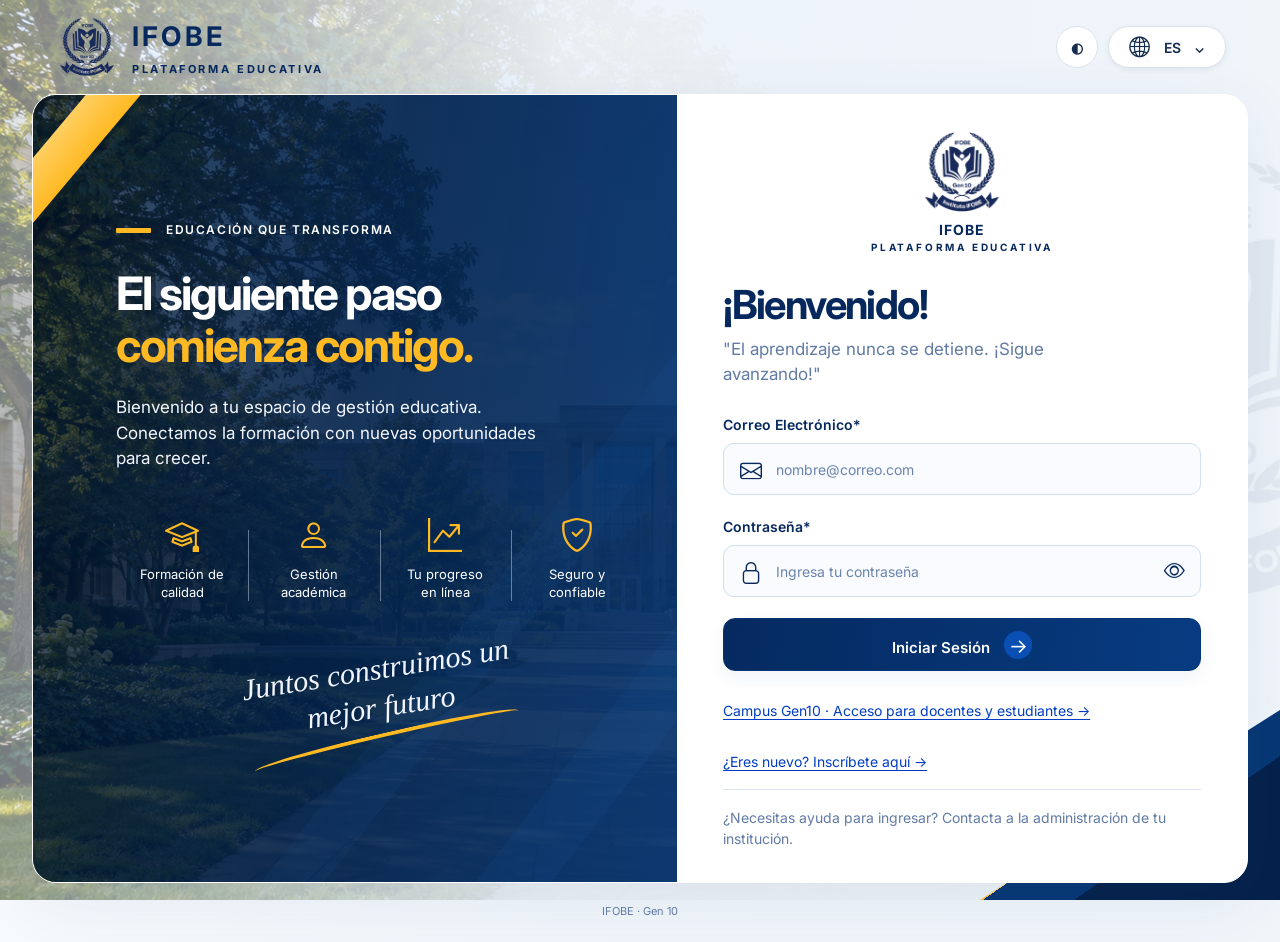
<file: index.html>
<!DOCTYPE html>
<html lang="es">
<head>
    <link rel="icon" type="image/png" data-ifobe-imagen="icono">
    <script src="inscripcion-config.js"></script>
    <meta charset="UTF-8">
    <meta name="viewport" content="width=device-width, initial-scale=1.0">

    <title>Inicio de Sesión - Gen 10</title>

    <!-- Bootstrap -->
    <link rel="stylesheet"
          href="https://cdn.jsdelivr.net/npm/bootstrap@5.3.0/dist/css/bootstrap.min.css">

    <!-- Fuentes -->
    <link rel="preconnect" href="https://fonts.googleapis.com">
    <link rel="preconnect" href="https://fonts.gstatic.com" crossorigin>

    <link href="https://fonts.googleapis.com/css2?family=Source+Serif+4:wght@500;600;700&family=Inter:wght@400;500;600;700&display=swap"
          rel="stylesheet">



    <script>
        let texts = {};

        const API_URL =
            window.IFOBE_INSCRIPCION.apiUrl;


        /* =====================================================
           LOGIN
        ===================================================== */

        let loginEnCurso = false;
        async function validarLogin(event) {
            event.preventDefault();
            if (loginEnCurso) return;
            const form = event.target;
            if (!form.reportValidity()) return;
            const button = form.querySelector('button[type="submit"]');
            const status = document.getElementById('login-status');
            const loading = document.getElementById('login-loading');
            let entrando = false;
            const controller = new AbortController();
            const timeout = setTimeout(() => controller.abort(), 30000);
            loginEnCurso = true;
            button.disabled = true;
            form.setAttribute('aria-busy', 'true');
            status.textContent = document.documentElement.lang === 'es' ? 'Verificando acceso…' : 'Signing in…';
            document.getElementById('login-loading-text').textContent = status.textContent;
            loading.hidden = false;
            try {
                const params = new URLSearchParams({accion: 'login', email: document.getElementById('email').value.trim(), password: document.getElementById('password').value});
                const response = await fetch(API_URL, {method:'POST',headers:{'Content-Type':'text/plain;charset=utf-8'},body:JSON.stringify(Object.fromEntries(params)),signal:controller.signal});
                if (!response.ok) throw new Error('CONNECTION');
                const result = await response.json();
                if (result.ok !== true || typeof result.autorizado !== 'boolean') throw new Error('CONNECTION');
                if (!result.autorizado) {
                    status.textContent = texts.error_message;
                    return;
                }
                if(result.token)sessionStorage.setItem('ifobeSesion',result.token);
                status.textContent = texts.success_title;
                entrando = true;
                window.location.href = 'home.html';
            } catch (error) {
                status.textContent = document.documentElement.lang === 'es'
                    ? 'No se pudo conectar con la plataforma. Revisa tu conexión e inténtalo nuevamente.'
                    : 'Unable to connect. Check your connection and try again.';
            } finally {
                clearTimeout(timeout);
                if (!entrando) loading.hidden = true;
                loginEnCurso = false;
                button.disabled = false;
                form.removeAttribute('aria-busy');
            }
        }

        function toggleTheme() {

            document.body.classList.toggle("dark-mode");

            const activo =
                document.body.classList.contains("dark-mode");

            document
                .querySelector(".theme-toggle")
                .setAttribute(
                    "aria-pressed",
                    String(activo)
                );
        }


        /* =====================================================
           CAMBIO DE IDIOMA
        ===================================================== */

        function toggleLanguage() {

            const lang =
                document.documentElement.lang === "es"
                    ? "en"
                    : "es";

            document.documentElement.lang = lang;

            updateTexts(lang);
        }


        /* =====================================================
           TEXTOS
        ===================================================== */

        function updateTexts(lang) {

            const translations = {

                es: {

                    welcome: "¡Bienvenido!",

                    motivational:
                        '"El aprendizaje nunca se detiene. ¡Sigue avanzando!"',

                    email:
                        "Correo Electrónico*",

                    password:
                        "Contraseña*",

                    login:
                        "Iniciar Sesión",

                    success_title:
                        "¡Bienvenido a Gen 10 - IFOBE!",

                    success_message:
                        "Recuerda que el aprendizaje es un viaje, no un destino.",

                    error_title:
                        "Credenciales incorrectas",

                    error_message:
                        "El correo o la contraseña no son correctos. Verifica tus datos."
                },

                en: {

                    welcome:
                        "Welcome!",

                    motivational:
                        '"Learning never stops. Keep moving forward!"',

                    email:
                        "Email Address*",

                    password:
                        "Password*",

                    login:
                        "Login",

                    success_title:
                        "Welcome back!",

                    success_message:
                        "Remember, learning is a journey, not a destination.",

                    error_title:
                        "Incorrect credentials",

                    error_message:
                        "Your email or password is incorrect. Please check your details."
                }
            };


            texts = translations[lang];


            /* Labels */

            document.querySelector(
                'label[for="email"]'
            ).textContent = texts.email;

            document.querySelector(
                'label[for="password"]'
            ).textContent = texts.password;


            /* Botón */

            document.querySelector(
                'button[type="submit"]'
            ).textContent = texts.login;


            /* Placeholders */

            document.getElementById("email").placeholder =
                lang === "es"
                    ? "nombre@correo.com"
                    : "name@email.com";

            document.getElementById("password").placeholder =
                lang === "es"
                    ? "Ingresa tu contraseña"
                    : "Enter your password";


            /* Botón idioma */

            const languageButton =
                document.querySelector(".language-toggle");

            languageButton.querySelector('.language-code').textContent =
                lang === "es"
                    ? "ES"
                    : "EN";

            languageButton.setAttribute(
                "aria-label",
                lang === "es"
                    ? "Switch to English"
                    : "Cambiar a español"
            );


            /* Tema */

            document
                .querySelector(".theme-toggle")
                .setAttribute(
                    "aria-label",
                    lang === "es"
                        ? "Cambiar tema"
                        : "Change theme"
                );


            /* Elementos data-es / data-en */

            document
                .querySelectorAll("[data-es]")
                .forEach(element => {

                    element.textContent =
                        element.dataset[lang];

                });


            /* Bienvenida */

            document.querySelector("h3").textContent =
                texts.welcome;


            /* Mensaje */

            document.querySelector(
                ".motivational-message"
            ).textContent =
                texts.motivational;
            updatePasswordLabel();
        }

        function updatePasswordLabel() {
            const visible = document.getElementById('password').type === 'text';
            const button = document.querySelector('.password-toggle');
            button.setAttribute('aria-pressed', String(visible));
            button.setAttribute('aria-label', document.documentElement.lang === 'es'
                ? (visible ? 'Ocultar contraseña' : 'Mostrar contraseña')
                : (visible ? 'Hide password' : 'Show password'));
        }

        function togglePassword() {
            const input = document.getElementById('password');
            input.type = input.type === 'password' ? 'text' : 'password';
            updatePasswordLabel();
        }


        /* =====================================================
           INICIO
        ===================================================== */

        document.addEventListener(
            "DOMContentLoaded",
            function () {

                updateTexts("es");

            }
        );
    </script>

    <!-- CSS adicional existente -->
    <link rel="stylesheet" href="platform.css">

    <link rel="stylesheet" href="refinamientos.css">
    <link rel="stylesheet" href="login.css">
<link rel="stylesheet" href="vendor/bootstrap-icons/bootstrap-icons.min.css">
</head>


<body class="campus-login">
    <div id="login-loading" class="login-loading" role="status" aria-live="polite" hidden>
        <div class="login-loading-card">
            <img data-ifobe-imagen="logo" alt="IFOBE" width="88" height="88">
            <span class="login-loading-spinner" aria-hidden="true"></span>
            <p id="login-loading-text">Verificando acceso…</p>
        </div>
    </div>

    <!-- ================================
         ENCABEZADO
    ================================= -->

    <header class="campus-header">

        <div class="campus-brand">

            <img
                data-ifobe-imagen="logo"
                alt="Logo Gen 10 IFOBE"
            >

            <div>

                IFOBE

                <small
                    data-es="PLATAFORMA EDUCATIVA"
                    data-en="EDUCATIONAL PLATFORM"
                >
                    PLATAFORMA EDUCATIVA
                </small>

            </div>

        </div>


        <div class="top-controls">

            <button
                type="button"
                class="theme-toggle"
                onclick="toggleTheme()"
                aria-label="Cambiar tema"
                aria-pressed="false"
                title="Cambiar tema"
            >
                ◐
            </button>


            <button
                type="button"
                class="language-toggle"
                onclick="toggleLanguage()"
                aria-label="Switch to English"
                title="Cambiar idioma"
            >
                <i class="bi bi-globe2" aria-hidden="true"></i>
                <span class="language-code">ES</span><span aria-hidden="true">⌄</span>
            </button>

        </div>

    </header>


    <!-- ================================
         CONTENIDO
    ================================= -->

    <main class="access-layout">


        <!-- PRESENTACIÓN -->

        <section
            class="access-story"
            aria-labelledby="story-title"
        >

            <div
                class="access-eyebrow"
                data-es="Educación que transforma"
                data-en="Education that transforms"
            >
                Formación que transforma
            </div>


            <h1 id="story-title">

                <span
                    data-es="El siguiente paso"
                    data-en="The next step"
                >
                    El siguiente paso
                </span>

                <br>

                <em
                    data-es="comienza contigo."
                    data-en="starts with you."
                >
                    comienza contigo.
                </em>

            </h1>


            <p
                data-es="Bienvenido a tu espacio de gestión educativa. Conectamos la formación con nuevas oportunidades para crecer."
                data-en="Welcome to your education management space. Connecting education with new opportunities to grow."
            >
                Bienvenido a tu espacio de gestión educativa.
                Conectamos la formación con nuevas oportunidades
                para crecer.
            </p>


            <ul class="story-benefits">
                <li><i class="bi bi-mortarboard" aria-hidden="true"></i><span data-es="Formación de calidad" data-en="Quality education">Formación de calidad</span></li>
                <li><i class="bi bi-person" aria-hidden="true"></i><span data-es="Gestión académica" data-en="Academic management">Gestión académica</span></li>
                <li><i class="bi bi-graph-up-arrow" aria-hidden="true"></i><span data-es="Tu progreso en línea" data-en="Your progress online">Tu progreso en línea</span></li>
                <li><i class="bi bi-shield-check" aria-hidden="true"></i><span data-es="Seguro y confiable" data-en="Safe and reliable">Seguro y confiable</span></li>
            </ul>
            <p class="story-signature" data-es="Juntos construimos un mejor futuro" data-en="Together we build a better future">Juntos construimos un mejor futuro</p>

        </section>


        <!-- LOGIN -->

        <div class="login-container">


            <img
                data-ifobe-imagen="logo"
                alt="Logo Gen 10 IFOBE"
                class="logo"
            >


            <p class="login-brand-caption">IFOBE <span data-es="PLATAFORMA EDUCATIVA" data-en="EDUCATIONAL PLATFORM">PLATAFORMA EDUCATIVA</span></p>
            <h3 class="mb-2"></h3>


            <p class="motivational-message"></p>


            <form onsubmit="validarLogin(event)">


                <div class="mb-3 text-start">

                    <label
                        for="email"
                        class="form-label"
                    >
                        Correo Electrónico*
                    </label>

                    <div class="input-wrap">
                    <i class="bi bi-envelope" aria-hidden="true"></i>
                    <input
                        type="email"
                        class="form-control"
                        id="email"
                        autocomplete="username"
                        placeholder="Ingrese su correo"
                        required
                    >
                    </div>

                </div>


                <div class="mb-3 text-start">

                    <label
                        for="password"
                        class="form-label"
                    >
                        Contraseña*
                    </label>

                    <div class="input-wrap">
                    <i class="bi bi-lock" aria-hidden="true"></i>
                    <input
                        type="password"
                        class="form-control"
                        id="password"
                        autocomplete="current-password"
                        placeholder="Ingrese su contraseña"
                        required
                    >
                    <button type="button" class="password-toggle" onclick="togglePassword()" aria-controls="password" aria-label="Mostrar contraseña" aria-pressed="false"><i class="bi bi-eye" aria-hidden="true"></i></button>
                    </div>

                </div>


                <button
                    type="submit"
                    class="btn btn-primary w-100"
                >
                    Iniciar Sesión
                </button>

            </form>
            <p id="login-status" role="status" aria-live="polite"></p>
            <p class="access-help"><a href="gen10.html" data-es="Campus Gen10 · Acceso para docentes y estudiantes →" data-en="Gen10 Campus · Teachers and students →">Campus Gen10 · Acceso para docentes y estudiantes →</a></p>


            <p class="access-help">

                <a
                    href="inscripcion.html"
                    data-es="¿Eres nuevo? Inscríbete aquí →"
                    data-en="New here? Register here →"
                >
                    ¿Eres nuevo? Inscríbete aquí →
                </a>

            </p>


            <p
                class="access-help"
                data-es="¿Necesitas ayuda para ingresar? Contacta a la administración de tu institución."
                data-en="Need help signing in? Contact your institution administration."
            >
                ¿Necesitas ayuda para ingresar?
                Contacta a la administración de tu institución.
            </p>

        </div>

    </main>


    <!-- ================================
         PIE DE PÁGINA
    ================================= -->

    <footer class="campus-footer">
        IFOBE · Gen 10
    </footer>

</body>
</html>
</file>
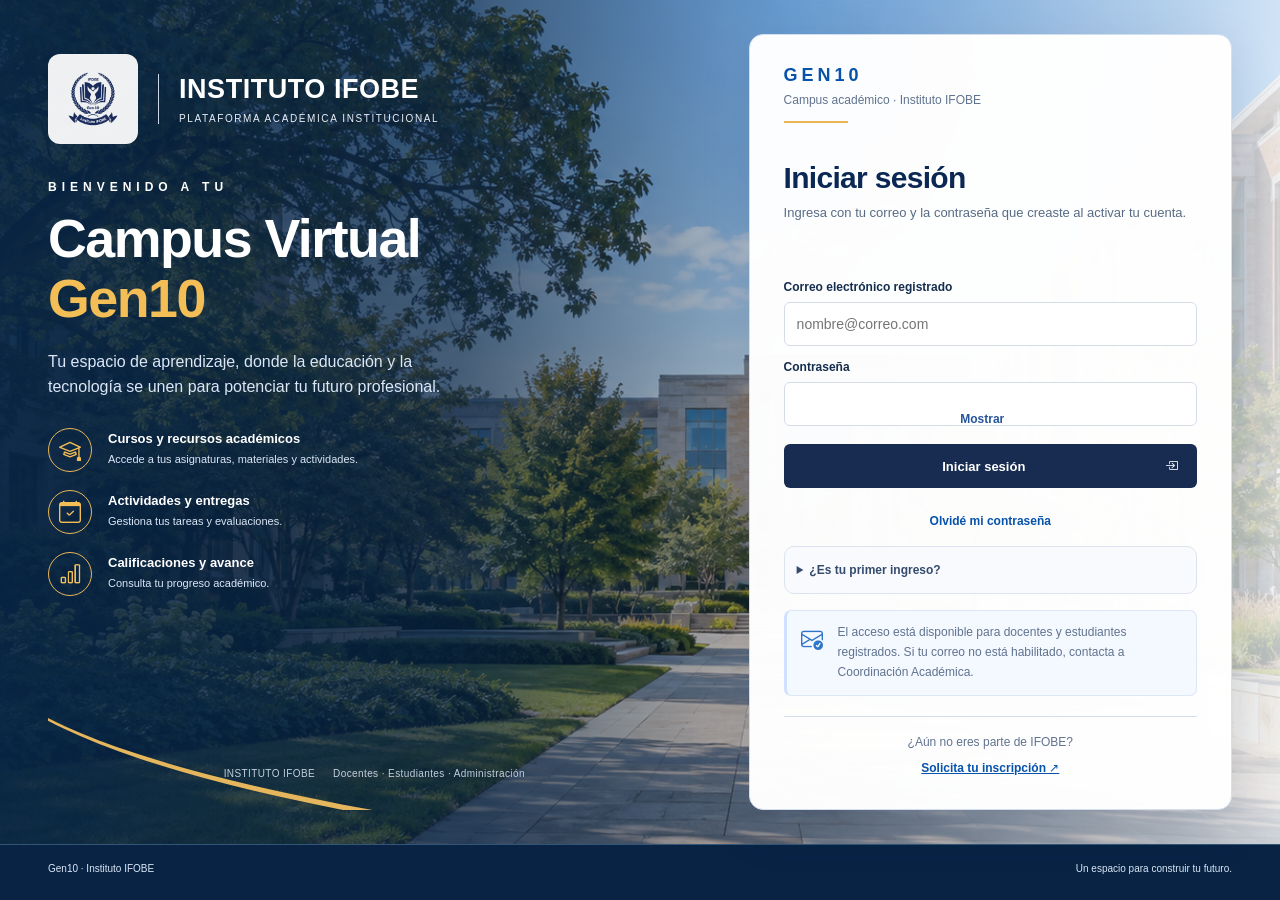
<file: gen10.html>
<!doctype html>
<html lang="es">
<head>
  <meta charset="utf-8">
  <meta name="viewport" content="width=device-width, initial-scale=1">
  <meta name="theme-color" content="#041f48">
  <title>Gen10 · Campus IFOBE</title>
  <link rel="icon" data-ifobe-imagen="icono">
  <link rel="stylesheet" href="vendor/bootstrap-icons/bootstrap-icons.min.css">
  <link rel="stylesheet" href="gen10.css">
  <link rel="stylesheet" href="gen10-institucional.css?v=perfil-cabecera-8">
  <link rel="stylesheet" href="gen10-acceso.css?v=campus-universitario-3">
  <script src="inscripcion-config.js" defer></script>
  <script src="gen10-archivos.js" defer></script>
  <script src="vendor/jspdf.umd.min.js" defer></script>
  <script src="gen10-pdf.js" defer></script>
  <script src="gen10-perfil.js" defer></script>
  <script src="gen10.js?v=mantenimiento-sincronizacion-10" defer></script>
  <script src="gen10-slider.js" defer></script>
<script src="gen10-menu.js" defer></script>
</head>
<body>
  <a class="skip-link" href="#contenido">Saltar al contenido</a>
  <header class="campus-top">
    <a class="campus-brand" href="gen10.html" aria-label="Gen10 IFOBE, inicio"><img data-ifobe-imagen="logo" alt=""><span>gen<span class="brand-ten">10</span><small>EL CAMPUS DE IFOBE</small></span></a>
    <span class="top-caption">Aprender. Compartir. Crecer.</span>
    <div id="account" hidden><span id="accountName"></span><details id="notifications" class="notification-menu"><summary aria-label="Notificaciones"><i class="bi bi-bell" aria-hidden="true"></i><span id="notificationCount" hidden></span></summary><div class="notification-dropdown"><strong>Mis avisos</strong><div id="notificationList"></div></div></details><button id="accountProfile" class="account-profile" type="button" data-view="perfil" aria-label="Abrir mi perfil" title="Mi perfil"><span class="profile-avatar profile-placeholder"><i class="bi bi-person" aria-hidden="true"></i></span></button><button id="logout" class="quiet" type="button">Salir <i class="bi bi-box-arrow-right" aria-hidden="true"></i></button></div>
  </header>
  <div id="notice" class="notice" role="status" aria-live="polite" tabindex="-1" hidden></div>
  <main id="contenido">
    <section id="access" class="access-layout" aria-labelledby="accessTitle">
      <div class="access-story">
        <div class="access-institute"><img class="institute-logo" data-ifobe-imagen="logo" width="500" height="500" alt="Escudo del Instituto IFOBE"><div><strong>INSTITUTO IFOBE</strong><span>PLATAFORMA ACADÉMICA INSTITUCIONAL</span></div></div>
        <p class="eyebrow">BIENVENIDO A TU</p>
        <h1 id="accessTitle">Campus Virtual<br><em>Gen10</em></h1>
        <p>Tu espacio de aprendizaje, donde la educación y la tecnología se unen para potenciar tu futuro profesional.</p>
        <ul class="access-capabilities"><li><i class="bi bi-mortarboard" aria-hidden="true"></i><div><strong>Cursos y recursos académicos</strong><small>Accede a tus asignaturas, materiales y actividades.</small></div></li><li><i class="bi bi-calendar-check" aria-hidden="true"></i><div><strong>Actividades y entregas</strong><small>Gestiona tus tareas y evaluaciones.</small></div></li><li><i class="bi bi-bar-chart" aria-hidden="true"></i><div><strong>Calificaciones y avance</strong><small>Consulta tu progreso académico.</small></div></li></ul>
        <div class="story-footer"><span>INSTITUTO IFOBE</span><span>Docentes · Estudiantes · Administración</span></div>
      </div>
      <div class="access-form">
        <div class="access-identity"><div><span>GEN10</span><p>Campus académico · Instituto IFOBE</p></div></div>
        <p class="eyebrow">ACCESO INSTITUCIONAL</p><h2 id="accessFormTitle">Iniciar sesión</h2>
        <p id="accessHelp">Ingresa con tu correo y la contraseña que creaste al activar tu cuenta.</p>
        <form id="loginForm">
          <label for="loginEmail">Correo electrónico registrado</label><input id="loginEmail" name="username" type="email" autocomplete="username" placeholder="nombre@correo.com" maxlength="150" required>
          <label for="loginPassword">Contraseña</label><div class="password-field"><input id="loginPassword" name="password" type="password" autocomplete="current-password" minlength="12" maxlength="128" required><button type="button" class="password-toggle" data-password="loginPassword" aria-label="Mostrar contraseña" aria-pressed="false">Mostrar</button></div>
          <button type="submit"><i class="bi bi-box-arrow-in-right" aria-hidden="true"></i> Iniciar sesión</button>
          <button id="recoverPassword" class="quiet" type="button">Olvidé mi contraseña</button>
          <details id="activationOptions" class="activation-options"><summary>¿Es tu primer ingreso?</summary><p>Activa tu cuenta una sola vez para crear tu contraseña. Tu correo debe estar habilitado por IFOBE.</p><button id="activateAccount" class="quiet" type="button">Activar mi cuenta</button></details>
        </form>
        <form id="requestCode" hidden><label for="email">Tu correo electrónico</label><input id="email" name="email" type="email" autocomplete="email" placeholder="nombre@correo.com" maxlength="150" required><button type="submit">Recibir código único <i class="bi bi-arrow-right" aria-hidden="true"></i></button><button id="backToLogin" class="quiet" type="button">Volver al inicio de sesión</button></form>
        <form id="verifyCode" hidden>
          <label for="code">Código único recibido por correo</label><input id="code" name="code" autocomplete="one-time-code" autocapitalize="characters" spellcheck="false" placeholder="8 caracteres" pattern="[A-Fa-f0-9]{8}" minlength="8" maxlength="8" required aria-describedby="codeHelp"><p id="codeHelp" class="hint">Válido durante 10 minutos. Utiliza el último código recibido para crear tu contraseña.</p>
          <label for="newPassword">Nueva contraseña</label><div class="password-field"><input id="newPassword" name="newPassword" type="password" autocomplete="new-password" minlength="12" maxlength="128" required aria-describedby="passwordHelp"><button type="button" class="password-toggle" data-password="newPassword" aria-label="Mostrar contraseña" aria-pressed="false">Mostrar</button></div><p id="passwordHelp" class="hint">Entre 12 y 128 caracteres. Puedes usar una frase que recuerdes.</p>
          <label for="confirmPassword">Repite la contraseña</label><div class="password-field"><input id="confirmPassword" name="confirmPassword" type="password" autocomplete="new-password" minlength="12" maxlength="128" required><button type="button" class="password-toggle" data-password="confirmPassword" aria-label="Mostrar contraseña" aria-pressed="false">Mostrar</button></div>
          <button type="submit">Guardar contraseña y entrar</button><button id="changeEmail" class="quiet" type="button">Cambiar correo o pedir otro código</button><button id="cancelActivation" class="quiet" type="button">Ya tengo contraseña: iniciar sesión</button>
        </form>
        <div class="access-note"><i class="bi bi-envelope-check" aria-hidden="true"></i><p>El acceso está disponible para docentes y estudiantes registrados. Si tu correo no está habilitado, contacta a Coordinación Académica.</p></div>
        <p class="admissions-link">¿Aún no eres parte de IFOBE? <a href="inscripcion.html">Solicita tu inscripción ↗</a></p>
      </div>
    </section>
    <section id="campus" class="campus-layout" hidden aria-label="Mi campus">
      <aside class="campus-sidebar"><p class="eyebrow">MI ESPACIO</p><button type="button" id="mobileMenuToggle" class="mobile-menu-toggle" aria-expanded="false" aria-controls="campusNavigation"><span><i class="bi bi-list" aria-hidden="true"></i> Menú</span><span id="mobileMenuLabel">Mi inicio</span><i class="bi bi-chevron-down" aria-hidden="true"></i></button><nav id="campusNavigation" aria-label="Campus"><button type="button" id="profileNav" data-view="perfil"><i class="bi bi-person" aria-hidden="true"></i> Mi perfil</button><button type="button" id="studentDataNav" data-view="expediente" hidden><i class="bi bi-folder" aria-hidden="true"></i> Datos y documentos del alumno</button><button type="button" data-view="inicio"><i class="bi bi-grid" aria-hidden="true"></i> Mi inicio</button><button type="button" data-view="cursos"><i class="bi bi-collection" aria-hidden="true"></i> Mis cursos</button><button type="button" data-view="tareas"><i class="bi bi-journal-check" aria-hidden="true"></i> Tareas</button><button type="button" data-view="examenes"><i class="bi bi-ui-checks" aria-hidden="true"></i> Exámenes</button><button type="button" data-view="seguimiento"><i class="bi bi-bar-chart" aria-hidden="true"></i> Notas y avance</button><button type="button" id="adminNav" data-view="administracion" hidden><i class="bi bi-people" aria-hidden="true"></i> Administración</button></nav><div class="sidebar-note"><i class="bi bi-lightbulb" aria-hidden="true"></i><p>Un paso a la vez.<br>Cada día, más cerca.</p></div></aside>
      <div class="campus-content"><div class="campus-slider" hidden aria-hidden="true"><img class="campus-banner-image" alt=""></div><div class="workspace-bar"><span id="breadcrumb">Mi inicio</span><button type="button" class="quiet" id="refresh"><i class="bi bi-arrow-clockwise" aria-hidden="true"></i> Actualizar</button></div><div id="view"></div></div>
    </section>
  </main>
  <footer class="campus-footer"><span>Gen10 · Instituto IFOBE</span><span>Un espacio para construir tu futuro.</span></footer>
  <dialog id="editor" aria-labelledby="editorTitle"><div class="dialog-heading"><h2 id="editorTitle"></h2><button type="button" id="closeEditor" class="quiet" aria-label="Cerrar">✕</button></div><form id="editorForm"><div id="editorFields"></div><p id="editorError" class="form-error" role="alert" hidden></p><div class="dialog-actions"><button type="submit" id="saveEditor">Guardar</button></div></form></dialog>
  <dialog id="fileViewer" class="file-viewer" aria-labelledby="fileTitle"><div class="dialog-heading"><h2 id="fileTitle">Archivo</h2><button id="closeFile" class="quiet" type="button">Cerrar</button></div><div id="fileContent"></div><div class="dialog-actions"><a id="fileOpen" class="download-file" target="_blank" rel="noopener noreferrer" hidden>Abrir en otra pestaña</a><a id="fileDownload" class="download-file" download hidden>Descargar archivo</a></div></dialog>
  <dialog id="loadingDialog" class="loading-dialog" aria-labelledby="loadingTitle" aria-describedby="loadingMessage"><div class="loading-spinner" aria-hidden="true"></div><h2 id="loadingTitle">Un momento</h2><p id="loadingMessage" role="status" aria-live="polite">Preparando tu campus…</p><span>Gen10 · Instituto IFOBE</span></dialog>
  <dialog id="welcomeDialog" class="welcome-dialog" aria-labelledby="welcomeTitle" aria-describedby="welcomeDescription"><div class="welcome-brand"><img src="img/Logogen10.png" alt="Instituto IFOBE"><span>GEN10 · INSTITUTO IFOBE</span></div><div class="welcome-body"><p class="eyebrow">TU FORMACIÓN CONTINÚA AQUÍ</p><h2 id="welcomeTitle">Bienvenido a tu campus</h2><p id="welcomeName"></p><p id="welcomeDescription">Un espacio para aprender, compartir y avanzar. Encuentra tus cursos, consulta tus actividades y sigue tus resultados desde el menú.</p><div class="welcome-tip"><i class="bi bi-person-circle" aria-hidden="true"></i><span>Hazlo tuyo: completa tus datos y añade tu foto en <strong>Mi perfil</strong>.</span></div><button type="button" id="welcomeContinue" autofocus>Comenzar <i class="bi bi-arrow-right" aria-hidden="true"></i></button></div></dialog>
</body>
</html>
</file>
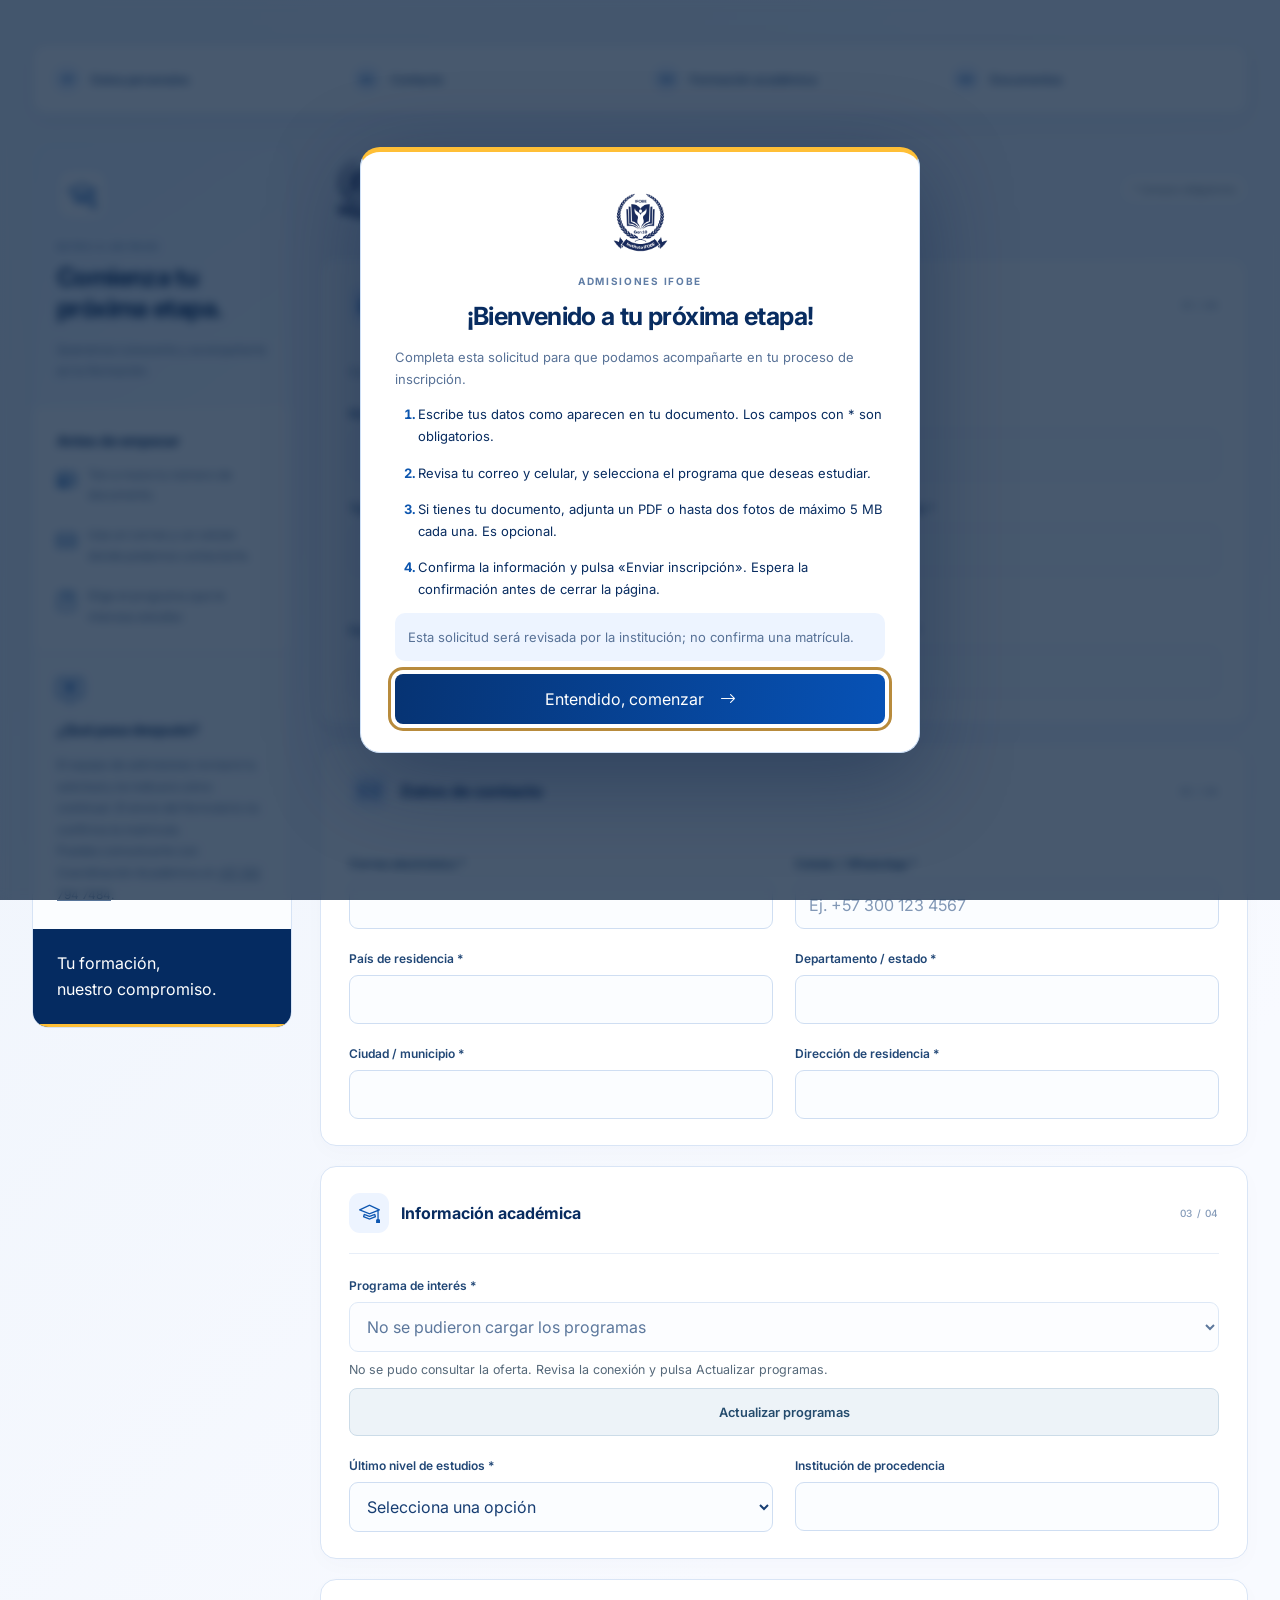
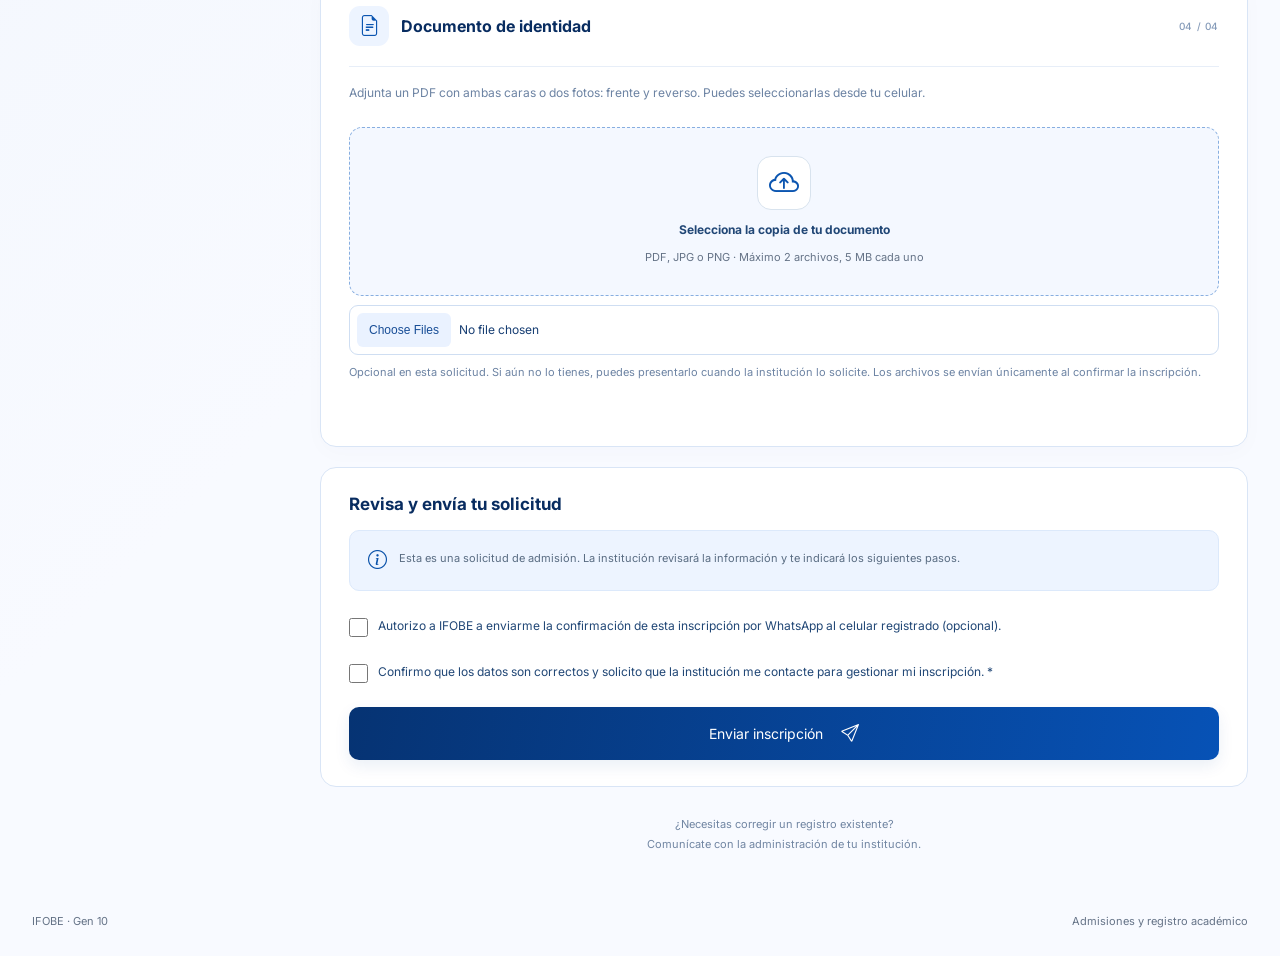
<file: inscripcion.html>
<!DOCTYPE html>
<html lang="es">
<head>
    <link rel="icon" type="image/png" data-ifobe-imagen="icono">
  <meta charset="UTF-8">
  <meta name="viewport" content="width=device-width, initial-scale=1">
  <title>Inscripción de estudiantes · IFOBE</title>
  <link rel="preconnect" href="https://fonts.googleapis.com">
  <link href="https://fonts.googleapis.com/css2?family=Inter:wght@400;500;600;700&family=Source+Serif+4:wght@500;600&display=swap" rel="stylesheet">
  <link rel="stylesheet" href="inscripcion.css">
  <script src="inscripcion-config.js" defer></script>
  <script src="inscripcion.js" defer></script>
  <script src="programas.js" defer></script>
<link rel="stylesheet" href="refinamientos.css">
<link rel="stylesheet" href="vendor/bootstrap-icons/bootstrap-icons.min.css">
<link rel="stylesheet" href="admisiones.css">
</head>
<body class="admissions-page">
  <dialog id="bienvenida" class="welcome-dialog" aria-labelledby="welcomeTitle" aria-describedby="welcomeIntro">
    <img data-ifobe-imagen="logo" alt="IFOBE" class="welcome-logo">
    <p class="welcome-eyebrow">ADMISIONES IFOBE</p>
    <h2 id="welcomeTitle">¡Bienvenido a tu próxima etapa!</h2>
    <p id="welcomeIntro">Completa esta solicitud para que podamos acompañarte en tu proceso de inscripción.</p>
    <ol class="welcome-steps">
      <li>Escribe tus datos como aparecen en tu documento. Los campos con * son obligatorios.</li>
      <li>Revisa tu correo y celular, y selecciona el programa que deseas estudiar.</li>
      <li>Si tienes tu documento, adjunta un PDF o hasta dos fotos de máximo 5 MB cada una. Es opcional.</li>
      <li>Confirma la información y pulsa «Enviar inscripción». Espera la confirmación antes de cerrar la página.</li>
    </ol>
    <p class="welcome-note">Esta solicitud será revisada por la institución; no confirma una matrícula.</p>
    <form method="dialog"><button autofocus>Entendido, comenzar <i class="bi bi-arrow-right" aria-hidden="true"></i></button></form>
  </dialog>
  <main>
    <nav class="section-nav" aria-label="Secciones de la inscripción">
      <a href="#personal-title"><span>01</span>Datos personales</a>
      <a href="#contacto-title"><span>02</span>Contacto</a>
      <a href="#academico-title"><span>03</span>Formación académica</a>
      <a href="#documentos-title"><span>04</span>Documentos</a>
    </nav>
    <div class="admissions-layout">
    <aside class="admissions-guide" aria-label="Guía de inscripción">
      <div class="guide-intro"><span class="guide-icon"><i class="bi bi-mortarboard" aria-hidden="true"></i></span><p>ESTÁS A UN PASO</p><h2>Comienza tu<br>próxima etapa.</h2><span>Queremos conocerte y acompañarte en tu formación.</span></div>
      <section class="guide-checklist"><h3>Antes de empezar</h3><ul><li><i class="bi bi-person-vcard" aria-hidden="true"></i><span>Ten a mano tu número de documento.</span></li><li><i class="bi bi-envelope" aria-hidden="true"></i><span>Usa un correo y un celular donde podamos contactarte.</span></li><li><i class="bi bi-journal-bookmark" aria-hidden="true"></i><span>Elige el programa que te interesa estudiar.</span></li></ul></section>
      <section class="guide-next"><i class="bi bi-chat-square-heart" aria-hidden="true"></i><h3>¿Qué pasa después?</h3><p>El equipo de admisiones revisará tu solicitud y te indicará cómo continuar. El envío del formulario no confirma la matrícula.</p><p>Puedes comunicarte con Coordinación Académica al <a href="tel:+573127947484">+57 312 794 7484</a>.</p></section>
      <p class="guide-signature">Tu formación,<br>nuestro compromiso.</p>
    </aside>
    <section class="form-panel" aria-labelledby="form-title">
      <div class="form-heading">
      <div class="form-identity">
      <img class="form-institute-logo" data-ifobe-imagen="logo" alt="Instituto IFOBE">
      <div>
      <h1 id="form-title">Formulario de inscripción</h1>
      <p class="intro">Complete cada sección para presentar su solicitud.</p>
      </div>
      </div><span class="required-note">* Campos obligatorios</span>
      </div>
      <form id="inscripcionForm">
        <fieldset id="datos">
          <legend class="sr-only">Datos de la solicitud</legend>
          <section class="form-section" aria-labelledby="personal-title">
            <h3 id="personal-title"><span><i class="bi bi-person-vcard" aria-hidden="true"></i></span> Información personal <small>01 / 04</small></h3>
            <p class="section-description">Escribe tus datos tal como aparecen en tu documento.</p>
            <div class="field-grid">
              <div><label for="nombres">Nombres *</label><input id="nombres" name="nombres" autocomplete="given-name" maxlength="80" required></div>
              <div><label for="apellidos">Apellidos *</label><input id="apellidos" name="apellidos" autocomplete="family-name" maxlength="80" required></div>
              <div><label for="tipoDocumento">Tipo de documento *</label><select id="tipoDocumento" name="tipoDocumento" required>
                <option value="">Selecciona una opción</option>
                <option value="CC">Cédula de ciudadanía (CC)</option>
                <option value="TI">Tarjeta de identidad (TI)</option>
                <option value="CE">Cédula de extranjería (CE)</option>
                <option value="PA">Pasaporte</option>
                <option value="PPT">Permiso por Protección Temporal (PPT)</option>
              </select></div>
              <div><label for="cedula">Número de documento *</label><input id="cedula" name="cedula" minlength="4" maxlength="20" pattern="[A-Za-z0-9]{4,20}" required aria-describedby="documentoAyuda"><p class="hint" id="documentoAyuda">Sin puntos ni espacios.</p></div>
              <div><label for="fechaNacimiento">Fecha de nacimiento *</label><input type="date" id="fechaNacimiento" name="fechaNacimiento" autocomplete="bday" required></div>
              <div><label for="lugarExpedicion">Lugar de expedición *</label><input id="lugarExpedicion" name="lugarExpedicion" placeholder="Ciudad y país" maxlength="120" required></div>
            </div>
          </section>
          <section class="form-section" aria-labelledby="contacto-title">
            <h3 id="contacto-title"><span><i class="bi bi-envelope" aria-hidden="true"></i></span> Datos de contacto <small>02 / 04</small></h3>
            <div class="field-grid">
              <div><label for="correo">Correo electrónico *</label><input type="email" id="correo" name="correo" autocomplete="email" maxlength="150" required></div>
              <div><label for="telefono">Celular / WhatsApp *</label><input type="tel" id="telefono" name="telefono" autocomplete="tel" placeholder="Ej. +57 300 123 4567" pattern="[0-9\+\(\)\. \x2D]{7,25}" maxlength="25" required></div>
              <div><label for="pais">País de residencia *</label><input id="pais" name="pais" autocomplete="country-name" maxlength="80" required></div>
              <div><label for="departamento">Departamento / estado *</label><input id="departamento" name="departamento" autocomplete="address-level1" maxlength="80" required></div>
              <div><label for="ciudad">Ciudad / municipio *</label><input id="ciudad" name="ciudad" autocomplete="address-level2" maxlength="80" required></div>
              <div><label for="direccion">Dirección de residencia *</label><input id="direccion" name="direccion" autocomplete="street-address" maxlength="180" required></div>
            </div>
          </section>
          <section class="form-section" aria-labelledby="academico-title">
            <h3 id="academico-title"><span><i class="bi bi-mortarboard" aria-hidden="true"></i></span> Información académica <small>03 / 04</small></h3>
            <div class="field-grid">
              <div class="full"><label for="programa">Programa de interés *</label><select id="programa" name="programa" required disabled><option value="">Cargando programas…</option></select><p class="hint" id="programasEstado" role="status">Consultando programas disponibles.</p><button type="button" onclick="cargarProgramas()">Actualizar programas</button></div>
              <div><label for="nivelEstudios">Último nivel de estudios *</label><select id="nivelEstudios" name="nivelEstudios" required><option value="">Selecciona una opción</option><option>Primaria</option><option>Secundaria</option><option>Bachiller</option><option>Técnico</option><option>Tecnólogo</option><option>Universitario</option><option>Posgrado</option></select></div>
              <div><label for="institucionAnterior">Institución de procedencia</label><input id="institucionAnterior" name="institucionAnterior" maxlength="150"></div>
            </div>
          </section>
          <section class="form-section" aria-labelledby="documentos-title">
            <h3 id="documentos-title"><span><i class="bi bi-file-earmark-text" aria-hidden="true"></i></span> Documento de identidad <small>04 / 04</small></h3>
            <p class="section-description">Adjunta un PDF con ambas caras o dos fotos: frente y reverso. Puedes seleccionarlas desde tu celular.</p>
            <label for="documentos" class="upload-box"><span class="upload-symbol" aria-hidden="true"><i class="bi bi-cloud-arrow-up"></i></span><strong>Selecciona la copia de tu documento</strong><span>PDF, JPG o PNG · Máximo 2 archivos, 5 MB cada uno</span></label>
            <input type="file" id="documentos" accept="application/pdf,image/jpeg,image/png,.pdf,.jpg,.jpeg,.png" multiple aria-describedby="adjuntosAyuda adjuntosError">
            <p class="hint" id="adjuntosAyuda">Opcional en esta solicitud. Si aún no lo tienes, puedes presentarlo cuando la institución lo solicite. Los archivos se envían únicamente al confirmar la inscripción.</p>
            <p id="adjuntosError" class="file-error" role="alert" hidden></p>
            <ul id="listaArchivos" class="file-list" aria-label="Archivos seleccionados"></ul>
          </section>
          <div class="submission-panel">
          <h3>Revisa y envía tu solicitud</h3>
          <div class="review-note"><i class="bi bi-info-circle" aria-hidden="true"></i><p>Esta es una solicitud de admisión. La institución revisará la información y te indicará los siguientes pasos.</p></div>
          <label class="confirmation"><input type="checkbox" name="whatsappConsentimiento"><span>Autorizo a IFOBE a enviarme la confirmación de esta inscripción por WhatsApp al celular registrado (opcional).</span></label>
          <label class="confirmation"><input type="checkbox" id="confirmacion" name="confirmacion" required><span>Confirmo que los datos son correctos y solicito que la institución me contacte para gestionar mi inscripción. *</span></label>
          <div id="submitSlot"></div>
          </div>
        </fieldset>
        <button type="submit" id="enviar">Enviar inscripción <i class="bi bi-send" aria-hidden="true"></i></button>
        <div id="estado" role="status" aria-live="polite" tabindex="-1" hidden></div>
        <section id="inscripcionCompleta" class="completion-card" aria-labelledby="completionTitle" hidden>
          <div class="completion-hero">
            <span class="completion-seal"><i class="bi bi-check-lg" aria-hidden="true"></i></span>
            <p class="completion-eyebrow">PREINSCRIPCIÓN RECIBIDA</p>
            <h2 id="completionTitle" tabindex="-1">¡Tu próximo paso<br>ya está en marcha!</h2>
            <p>Formulario completado. Gracias por elegir IFOBE para continuar tu formación.</p>
          </div>
          <div class="completion-body">
            <div class="receipt-heading"><span><i class="bi bi-file-earmark-check" aria-hidden="true"></i> Constancia de solicitud</span><span class="receipt-badge">Guardada</span></div>
            <div class="receipt-code"><span>CÓDIGO DE SOLICITUD</span><strong id="completionCode"></strong><small>Conserva este código para consultar tu proceso con la institución.</small></div>
            <p id="completionDetail" class="completion-detail"></p>
            <h3 class="next-title">¿Qué sigue ahora?</h3>
            <ol class="completion-steps">
              <li><span class="step-symbol"><i class="bi bi-check2" aria-hidden="true"></i></span><div><strong>Solicitud registrada</strong><p>Recibimos la información de tu preinscripción.</p></div></li>
              <li><span class="step-symbol"><i class="bi bi-search" aria-hidden="true"></i></span><div><strong>Revisión de admisiones</strong><p>La institución revisará tus datos y los documentos que hayas adjuntado.</p></div></li>
              <li><span class="step-symbol"><i class="bi bi-chat-dots" aria-hidden="true"></i></span><div><strong>Próximas indicaciones</strong><p>Mantente atento al correo y celular que registraste.</p></div></li>
            </ol>
            <p class="completion-disclaimer"><i class="bi bi-info-circle" aria-hidden="true"></i> Esta constancia confirma la recepción de tu solicitud; la matrícula está sujeta al proceso de admisión.</p>
            <div class="completion-actions"><span>¿Quieres registrar a otra persona?</span><button type="button" id="otra" class="secondary" hidden><i class="bi bi-person-plus" aria-hidden="true"></i> Hacer otra preinscripción</button></div>
            <p class="completion-signoff">Tu formación, nuestro compromiso. <strong>IFOBE</strong></p>
          </div>
        </section>
      </form>
      <p class="help">¿Necesitas corregir un registro existente?<br>Comunícate con la administración de tu institución.</p>
    </section>
    </div>
  </main>
  <footer>IFOBE · Gen 10 <span>Admisiones y registro académico</span></footer>
</body>
</html>
</file>
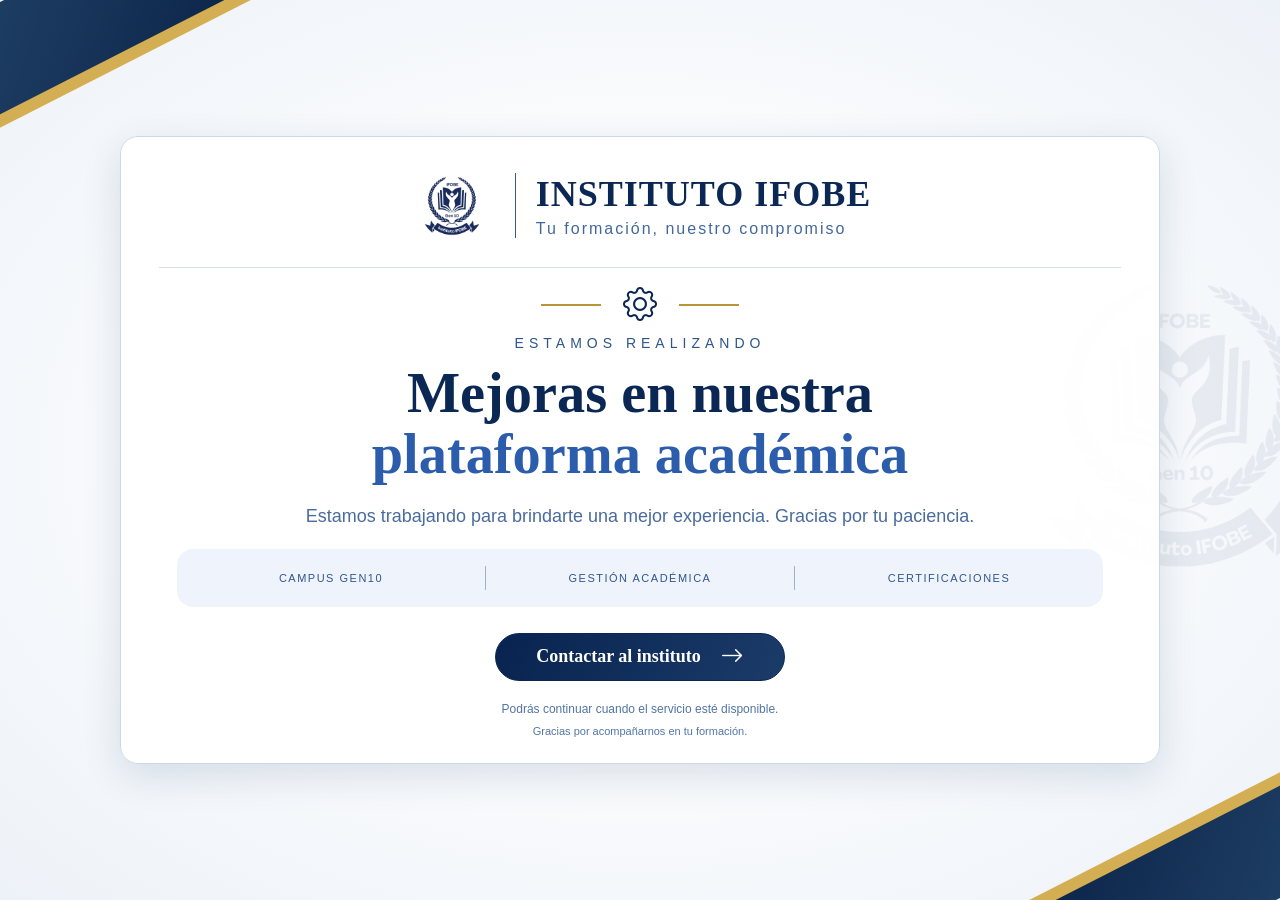
<file: mantenimiento.html>
<!doctype html>
<html lang="es">
<head>
  <meta charset="utf-8">
  <meta name="viewport" content="width=device-width, initial-scale=1">
  <meta name="theme-color" content="#142d4e">
  <title>Mantenimiento · Instituto IFOBE</title>
  <link rel="icon" data-ifobe-imagen="icono">
  <link rel="stylesheet" href="vendor/bootstrap-icons/bootstrap-icons.min.css">
  <link rel="stylesheet" href="mantenimiento.css?v=referencia-4">
  <script src="inscripcion-config.js" defer></script>
  <script src="mantenimiento.js?v=aviso-3" defer></script>
</head>
<body>
  <img class="watermark" data-ifobe-imagen="logo" alt="" aria-hidden="true">
  <main>
    <section aria-labelledby="titulo">
      <header><img data-ifobe-imagen="logo" alt="Instituto IFOBE" width="48" height="48"><span><strong>INSTITUTO IFOBE</strong><small>Tu formación, nuestro compromiso</small></span></header>
      <div class="symbol"><i class="bi bi-gear" aria-hidden="true"></i></div>
      <p class="eyebrow">ESTAMOS REALIZANDO</p>
      <h1 id="titulo">Mejoras en nuestra<span>plataforma académica</span></h1>
      <p id="mensaje">Estamos realizando mejoras en nuestras plataformas académicas. Gracias por tu paciencia.</p>
      <div class="services" aria-label="Plataformas del instituto">
        <span>Campus Gen10</span>
        <span>Gestión académica</span>
        <span>Certificaciones</span>
      </div>
      <div class="actions"><a href="mailto:institutoifobe@gmail.com">Contactar al instituto <i class="bi bi-arrow-right" aria-hidden="true"></i></a></div>
      <p class="hint">Podrás continuar cuando el servicio esté disponible.</p>
      <footer>Gracias por acompañarnos en tu formación.</footer>
    </section>
  </main>
</body>
</html>
</file>
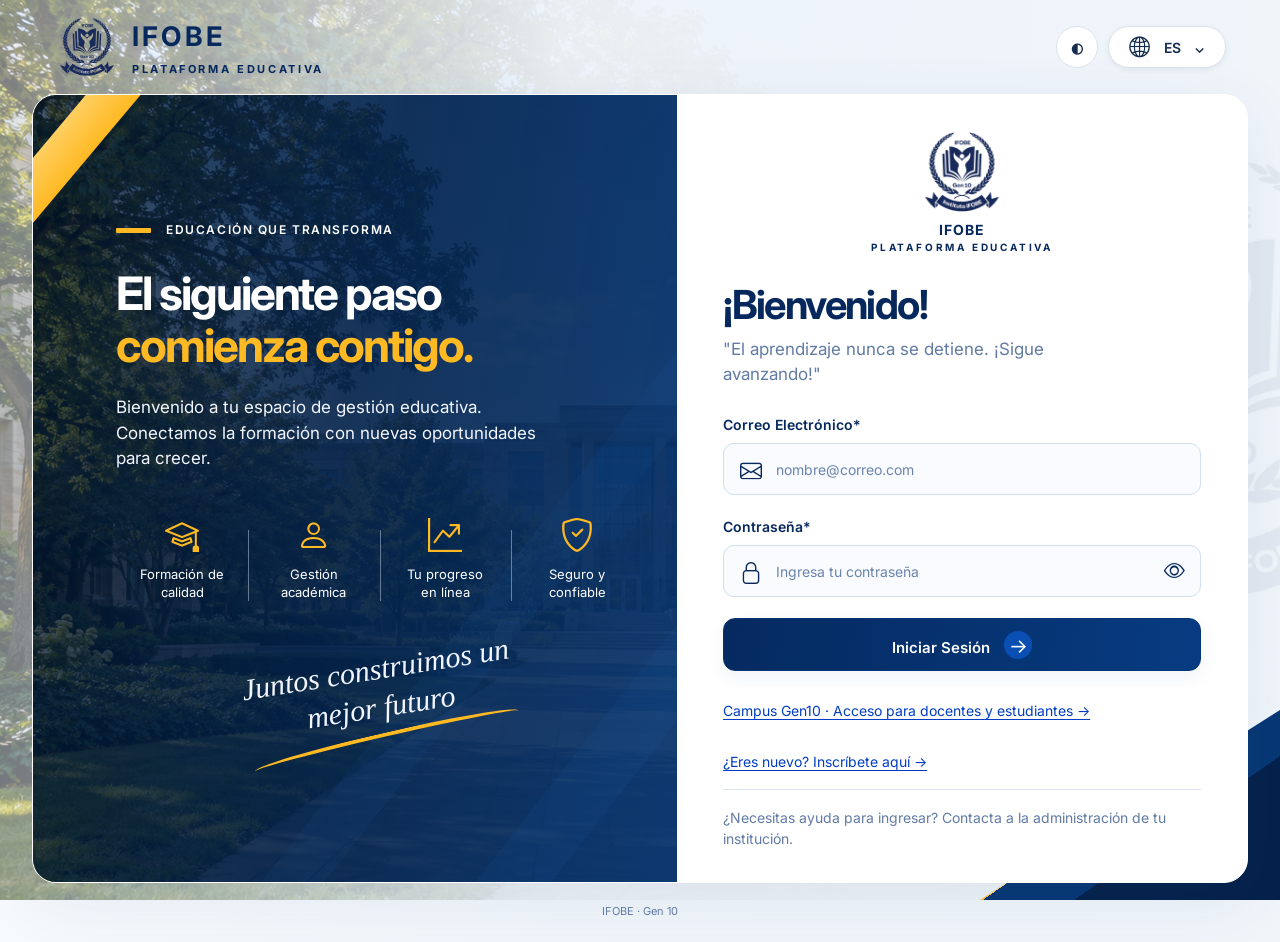
<file: matriculas.html>
<!doctype html>
<html lang="es">

<head>
    <link rel="icon" type="image/png" data-ifobe-imagen="icono">
    <meta charset="utf-8">
    <meta name="viewport" content="width=device-width,initial-scale=1">
    <title>Matrículas | IFOBE</title>
    <link rel="stylesheet" href="matriculas.css">
    <script src="inscripcion-config.js"></script>
    <script src="matriculas.js" defer></script>
    <link rel="stylesheet" href="portal-shell.css">
    <script src="portal-shell.js" defer></script>
<link rel="stylesheet" href="vendor/bootstrap-icons/bootstrap-icons.min.css">
</head>

<body class="portal-page" data-portal-page="matriculas">
    <nav><a href="home.html"><strong>IFOBE</strong> / Gestión académica</a>
        <div><a href="home.html">Certificados</a><a href="registro-alumnos (2).html">Estudiantes</a><button id="salir">Salir</button></div>
    </nav>
    <main>
        <header>
            <div>
                <p class="eyebrow">GESTIÓN ACADÉMICA</p>
                <h1>Matrículas</h1>
                <p>Organiza la vinculación de cada estudiante a su programa y período.</p>
            </div><div class="header-actions"><button id="masiva" class="secondary" disabled>Matrícula masiva</button><button id="nueva" disabled>Nueva matrícula</button></div>
        </header>
        <p id="mensaje" role="status" aria-live="polite">Cargando matrículas…</p>
        <section class="stats" aria-label="Resumen">
            <article>Total registradas<strong id="total">—</strong></article>
            <article>Activas<strong id="activas">—</strong></article>
            <article>Pendientes<strong id="pendientes">—</strong></article>
        </section>
        <section class="panel">
            <div class="filters"><label>Buscar estudiante<input id="buscar" type="search"
                        placeholder="Nombre, documento o código"></label><label>Estado<select id="filtroEstado">
                        <option value="">Todos los estados</option>
                        <option>Pendiente</option>
                        <option>Activa</option>
                        <option>Finalizada</option>
                        <option>Cancelada</option>
                    </select></label><label>Período<select id="filtroPeriodo">
                        <option value="">Todos los períodos</option>
                    </select></label><button id="actualizar" class="secondary">Actualizar</button></div>
            <p id="cantidad"></p>
            <div class="table-wrap">
                <table>
                    <thead>
                        <tr>
                            <th>Estudiante</th>
                            <th>Programa</th>
                            <th>Período / jornada</th>
                            <th>Estado</th>
                            <th>Acciones</th>
                        </tr>
                    </thead>
                    <tbody id="filas"></tbody>
                </table>
            </div>
            <p id="vacio" hidden>No hay matrículas para mostrar.</p>
        </section>
        <dialog id="editor">
            <form id="formulario">
                <div class="dialog-heading">
                    <h2 id="titulo">Nueva matrícula</h2><button type="button" id="cerrar"
                        class="secondary">Cerrar</button>
                </div>
                <p>El estudiante debe estar registrado previamente en <a
                        href="registro-alumnos (2).html">Estudiantes</a>.</p><label>Estudiante<select id="estudiante"
                        required></select></label>
                <section id="fichaEstudiante" class="student-card" hidden aria-live="polite"></section>
                <label>Programa<select id="programa" required></select></label>
                <div class="columns"><label>Período<input id="periodo" required maxlength="40"
                            placeholder="Ej. 2026-2"></label><label>Jornada<select id="jornada" required>
                            <option>Mañana</option>
                            <option>Tarde</option>
                            <option>Noche</option>
                            <option>Fin de semana</option>
                            <option>Flexible</option>
                        </select></label></div><label>Estado<select id="estado">
                        <option>Pendiente</option>
                        <option>Activa</option>
                        <option>Finalizada</option>
                        <option>Cancelada</option>
                    </select></label>
                <section class="academic-panel" aria-labelledby="academicoTitulo">
                    <h3 id="academicoTitulo">Seguimiento académico</h3>
                    <div class="columns"><label>Ciclo académico<input id="cicloAcademico" maxlength="60"
                                placeholder="Ej. Ciclo 1 / Semestre 2"></label><label>Nota final<input id="notaFinal"
                                inputmode="decimal" maxlength="20" placeholder="Ej. 4.5"></label></div>
                    <label>Estado académico<select id="estadoAcademico">
                        <option value="">Sin definir</option>
                        <option>En curso</option>
                        <option>Aprobado</option>
                        <option>No aprobado</option>
                        <option>Certificado</option>
                        <option>Graduado</option>
                        <option>Retirado</option>
                    </select></label>
                    <label>Notas / seguimiento<textarea id="seguimientoAcademico" maxlength="700"
                        rows="3" placeholder="Notas, competencias, novedades o seguimiento del ciclo"></textarea></label>
                    <div id="historialAcademico" class="history-box" hidden></div>
                    <label id="nuevoCicloWrap" class="check-line" hidden><input id="guardarNuevoCiclo" type="checkbox"> Guardar como nuevo ciclo sin borrar la matrícula actual</label>
                </section>
                <label>Observaciones administrativas<textarea id="observaciones" maxlength="1200"
                        rows="3"></textarea></label>
                <p id="error" role="alert"></p><button id="guardar" type="submit">Guardar matrícula</button>
            </form>
        </dialog>
        <dialog id="masivo">
            <form id="formularioMasivo">
                <div class="dialog-heading">
                    <h2>Matrícula masiva</h2><button type="button" id="cerrarMasivo"
                        class="secondary">Cerrar</button>
                </div>
                <p>Selecciona un programa, define el período y marca los estudiantes que vas a vincular.</p>
                <div class="columns"><label>Programa<select id="programaMasivo" required></select></label><label>Período<input id="periodoMasivo" required maxlength="40"
                            placeholder="Ej. 2026-2"></label></div>
                <div class="columns"><label>Jornada<select id="jornadaMasiva" required>
                            <option>Mañana</option>
                            <option>Tarde</option>
                            <option>Noche</option>
                            <option>Fin de semana</option>
                            <option>Flexible</option>
                        </select></label><label>Estado<select id="estadoMasivo">
                        <option>Pendiente</option>
                        <option>Activa</option>
                    </select></label></div>
                <label>Buscar estudiantes<input id="buscarMasivo" type="search" placeholder="Nombre o documento"></label>
                <div class="bulk-toolbar"><label><input id="soloPrograma" type="checkbox" checked> Solo estudiantes de este programa</label><button type="button" id="seleccionarTodos" class="secondary">Seleccionar visibles</button></div>
                <div id="listaMasiva" class="bulk-list" aria-label="Estudiantes disponibles"></div>
                <label>Observaciones<textarea id="observacionesMasivas" maxlength="2000" rows="3"></textarea></label>
                <p id="resumenMasivo"></p>
                <p id="errorMasivo" role="alert"></p><button id="guardarMasivo" type="submit">Matricular seleccionados</button>
            </form>
        </dialog>
    </main>
</body>

</html>
</file>
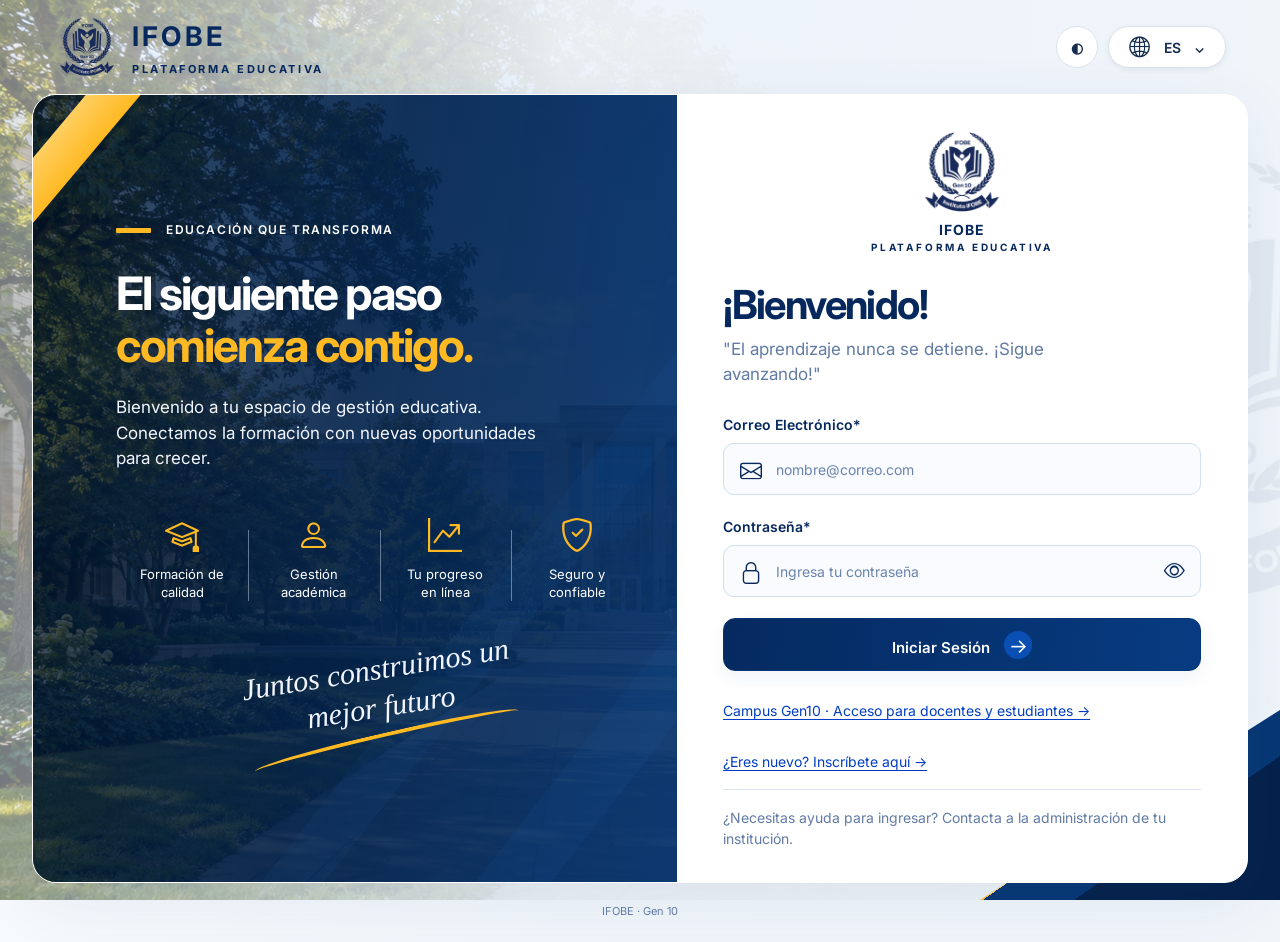
<file: notas.html>
<!doctype html>
<html lang="es"><head><meta charset="utf-8"><meta name="viewport" content="width=device-width,initial-scale=1"><title>Notas | IFOBE</title><link rel="icon" data-ifobe-imagen="icono"><link rel="stylesheet" href="matriculas.css"><link rel="stylesheet" href="portal-shell.css"><link rel="stylesheet" href="vendor/bootstrap-icons/bootstrap-icons.min.css"><link rel="stylesheet" href="notas.css"><script src="inscripcion-config.js"></script><script src="notas.js" defer></script><script src="portal-shell.js" defer></script></head>
<body class="portal-page notas-page" data-portal-page="notas"><main>
<header class="notas-hero"><div><p class="eyebrow">IFOBE / DIRECCIÓN ACADÉMICA</p><h1>Registro de calificaciones</h1><p>Un espacio para acompañar el progreso de cada estudiante.</p><div class="notas-sellos"><span><i class="bi bi-journal-bookmark" aria-hidden="true"></i> 7 módulos por curso</span><span>Escala de evaluación · 0.0 a 5.0</span></div></div><button id="actualizar"><i class="bi bi-arrow-clockwise" aria-hidden="true"></i> Actualizar registros</button></header>
<p id="mensaje" role="status" aria-live="polite">Cargando registros…</p>
<section class="panel notas-buscador no-print"><div class="notas-seccion"><span>01</span><div><h2>Consulta del estudiante</h2><p>Encuentra su matrícula para consultar y actualizar las calificaciones.</p></div></div><div class="notas-filtros"><label>Buscar alumno<input id="buscar" type="search" placeholder="Nombre o documento"></label><label hidden>Curso y período del alumno<select id="matricula"><option value="">Selecciona una matrícula</option></select></label></div><p id="cantidad"></p><div id="opciones-matricula" class="academic-options" aria-label="Expedientes disponibles"></div></section>
<dialog id="ventana-notas" aria-labelledby="alumno"><div class="notas-modal-bar"><span>IFOBE / EXPEDIENTE ACADÉMICO</span><button id="cerrar-notas" type="button" autofocus aria-label="Cerrar expediente"><i class="bi bi-x-lg" aria-hidden="true"></i> Cerrar</button></div><p id="mensaje-modal" role="status" aria-live="polite"></p><section id="expediente" class="panel" hidden><div class="notas-ficha"><p class="eyebrow">EXPEDIENTE ACADÉMICO</p><h2 id="alumno"></h2><p id="curso"></p></div>
<div class="stats"><article>Módulos calificados<strong id="avance"></strong></article><article>Promedio parcial<strong id="promedio"></strong></article><article>Nota definitiva<strong id="definitiva"></strong></article></div>
<p class="notas-criterio"><i class="bi bi-info-circle" aria-hidden="true"></i> Los siete módulos tienen el mismo peso. Una nota vacía está pendiente; 0.0 es una calificación. La definitiva se calcula cuando los siete módulos están calificados.</p>
<div class="notas-seccion"><span>02</span><div><h2>Evaluación por módulo</h2><p>Registra las notas y las observaciones del proceso formativo.</p></div></div>
<section id="resultados-gen10" class="campus-results" hidden></section><form id="formNotas"><fieldset id="campos"><div class="table-wrap"><table><thead><tr><th>Módulo</th><th>Nota</th><th>Observaciones</th></tr></thead><tbody id="modulos"></tbody></table></div><div class="acciones no-print"><button type="submit"><i class="bi bi-check2-circle" aria-hidden="true"></i> Guardar calificaciones</button><button type="button" class="secondary" id="imprimir"><i class="bi bi-printer" aria-hidden="true"></i> Emitir boletín</button></div></fieldset></form>
<p id="guardado"></p><details class="no-print"><summary>Historial de cambios</summary><div id="historial"></div></details>
</section></dialog><section id="boletin" hidden aria-label="Boletín de calificaciones">
<div class="boletin-marca"><img data-ifobe-imagen="logo" alt="Instituto IFOBE"><div><span>INSTITUTO IFOBE</span><p>Gestión académica</p></div><strong>REGISTRO ACADÉMICO</strong></div>
<div class="boletin-titulo"><p>INFORME DE DESEMPEÑO ACADÉMICO</p><h1>Boletín de calificaciones</h1><span id="boletin-periodo"></span></div>
<h2 class="boletin-seccion"><span>01</span> Información del estudiante</h2>
<div id="boletin-datos" class="boletin-datos"></div>
<h2 class="boletin-seccion"><span>02</span> Registro de calificaciones</h2>
<table class="boletin-tabla"><thead><tr><th>Módulo / asignatura</th><th>Nota</th><th>Observaciones</th></tr></thead><tbody id="boletin-modulos"></tbody></table>
<div class="boletin-resultados"><div>Módulos calificados<strong id="boletin-avance"></strong></div><div>Promedio parcial<strong id="boletin-promedio"></strong></div><div>Nota definitiva<strong id="boletin-definitiva"></strong></div></div>
<p class="boletin-nota"><strong>Criterio de evaluación</strong><br>Escala de 0.0 a 5.0. Los siete módulos tienen el mismo peso. La nota definitiva se obtiene al completar todas las calificaciones; los módulos pendientes no se cuentan como cero.</p>
<footer><div><strong>Coordinación académica</strong><span>Instituto IFOBE · Gestión académica</span></div><p id="boletin-fecha"></p><small>Documento de consulta académica. Este boletín no reemplaza un certificado de estudios.</small></footer>
</section></main></body></html>
</file>
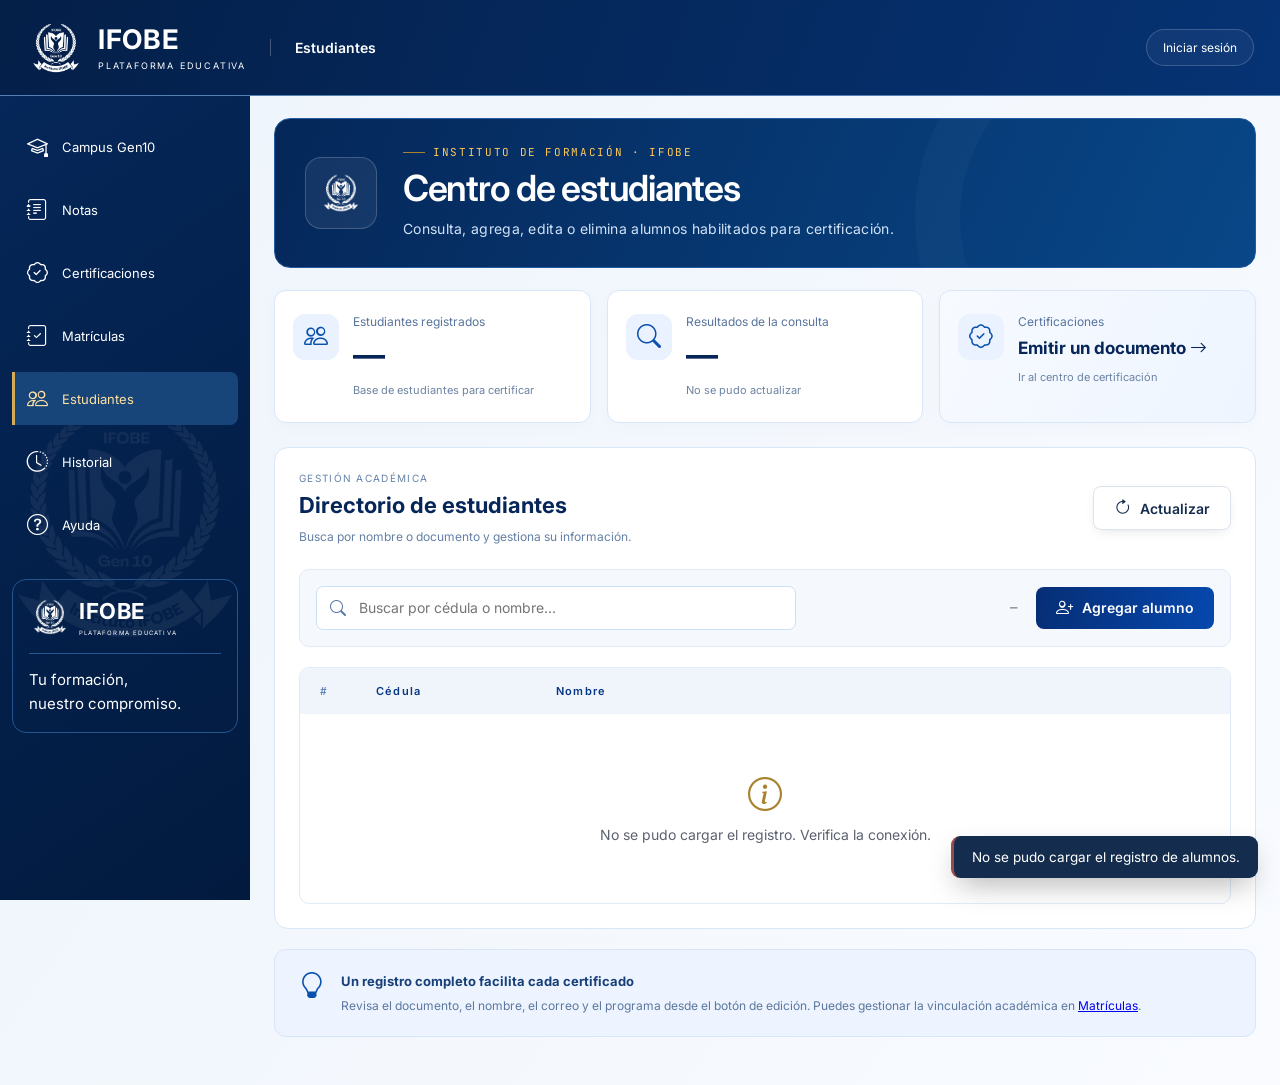
<file: registro-alumnos (2).html>
<!DOCTYPE html>
<html lang="es">
<head>
    <link rel="icon" type="image/png" data-ifobe-imagen="icono">
    <script src="inscripcion-config.js"></script>
<meta charset="UTF-8">
<meta name="viewport" content="width=device-width, initial-scale=1.0">
<title>Registro de Alumnos · IFOBE</title>
<link rel="preconnect" href="https://fonts.googleapis.com">
<link rel="preconnect" href="https://fonts.gstatic.com" crossorigin>
<link href="https://fonts.googleapis.com/css2?family=Fraunces:opsz,wght@9..144,400;9..144,500;9..144,600;9..144,700&family=Inter:wght@400;500;600;700&family=JetBrains+Mono:wght@400;500;600&display=swap" rel="stylesheet">
<style>
  :root{
    --azul-sello:#1a2b5c;
    --azul-oscuro:#0f1938;
    --azul-medio:#26397a;
    --azul-linea:#33468c;
    --dorado:#a9822f;
    --dorado-claro:#d7b869;
    --papel:#f4f2eb;
    --papel-alt:#e8e6da;
    --tinta:#1b2030;
    --tinta-suave:#5c6170;
    --linea:#dad6c6;
    --rojo-sello:#7a3030;
    --rojo-sello-suave:#9a4a4a;
    --blanco:#fffefb;
    --sombra: 0 14px 34px -14px rgba(15,25,56,.32);
    --sombra-suave: 0 4px 14px -6px rgba(15,25,56,.18);
    --radio: 10px;
  }

  *{ box-sizing:border-box; }

  body{
    margin:0;
    background:
      radial-gradient(900px 420px at 8% -8%, rgba(26,43,92,.10), transparent 60%),
      radial-gradient(700px 380px at 100% 8%, rgba(169,130,47,.07), transparent 55%),
      linear-gradient(180deg, var(--papel) 0%, var(--papel) 60%, var(--papel-alt) 100%);
    background-attachment:fixed;
    color:var(--tinta);
    font-family:'Inter', sans-serif;
    min-height:100vh;
    -webkit-font-smoothing:antialiased;
  }

  /* textura de papel muy sutil */
  body::before{
    content:"";
    position:fixed;
    inset:0;
    pointer-events:none;
    opacity:.5;
    background-image:
      radial-gradient(rgba(15,25,56,.035) .6px, transparent .6px);
    background-size:3px 3px;
    z-index:0;
  }

  .envoltura{ position:relative; z-index:1; }

  .envoltura{
    max-width:980px;
    margin:0 auto;
    padding:44px 24px 80px;
  }

  /* ===== Encabezado institucional ===== */
  header.marca{
    position:relative;
    display:flex;
    align-items:center;
    gap:26px;
    margin-bottom:34px;
    padding-bottom:28px;
  }

  .escudo{
    flex:0 0 auto;
    width:88px;
    height:88px;
    border-radius:50%;
    display:flex;
    align-items:center;
    justify-content:center;
    background:
      radial-gradient(circle at 32% 28%, rgba(255,255,255,.9), rgba(255,255,255,.55) 45%, rgba(255,255,255,0) 70%),
      var(--blanco);
    box-shadow:
      0 1px 0 rgba(255,255,255,.8) inset,
      0 18px 32px -14px rgba(15,25,56,.35),
      0 0 0 1px rgba(26,43,92,.08);
    padding:8px;
  }
  .escudo img{
    width:100%;
    height:100%;
    object-fit:contain;
  }

  .titulo-bloque h1{
    font-family:'Fraunces', serif;
    font-weight:600;
    font-size:clamp(22px, 3vw, 30px);
    margin:0 0 5px;
    color:var(--azul-oscuro);
    letter-spacing:.2px;
  }
  .titulo-bloque p{
    margin:0;
    color:var(--tinta-suave);
    font-size:14px;
    letter-spacing:.3px;
  }
  .titulo-bloque .eyebrow{
    font-family:'JetBrains Mono', monospace;
    font-size:11px;
    letter-spacing:2.5px;
    text-transform:uppercase;
    color:var(--dorado);
    margin-bottom:7px;
    display:flex;
    align-items:center;
    gap:8px;
  }
  .titulo-bloque .eyebrow::before{
    content:"";
    width:22px;
    height:1px;
    background:var(--dorado);
    display:inline-block;
  }

  /* cinta institucional, evocando la del logo */
  .cinta{
    position:absolute;
    left:0; right:0; bottom:0;
    height:1px;
    background:linear-gradient(90deg, transparent, var(--linea) 15%, var(--linea) 85%, transparent);
  }
  .cinta::before{
    content:"";
    position:absolute;
    left:50%;
    bottom:-1px;
    transform:translateX(-50%);
    width:120px;
    height:3px;
    border-radius:3px;
    background:linear-gradient(90deg, var(--dorado), var(--dorado-claro), var(--dorado));
  }

  /* ===== Barra de control ===== */
  .barra{
    display:flex;
    align-items:center;
    justify-content:space-between;
    gap:16px;
    margin-bottom:18px;
    flex-wrap:wrap;
  }

  .buscador{
    position:relative;
    flex:1 1 280px;
    max-width:420px;
  }
  .buscador input{
    width:100%;
    padding:11px 14px 11px 38px;
    border-radius:var(--radio);
    border:1px solid var(--linea);
    background:var(--blanco);
    font-family:'Inter', sans-serif;
    font-size:14px;
    color:var(--tinta);
    outline:none;
    box-shadow:var(--sombra-suave);
    transition:border-color .15s ease, box-shadow .15s ease;
  }
  .buscador input:focus{
    border-color:var(--azul-linea);
    box-shadow:0 0 0 3px rgba(26,43,92,.12);
  }
  .buscador svg{
    position:absolute;
    left:12px;
    top:50%;
    transform:translateY(-50%);
    opacity:.5;
  }

  .contador{
    font-family:'JetBrains Mono', monospace;
    font-size:12.5px;
    color:var(--tinta-suave);
    white-space:nowrap;
  }
  .contador b{ color:var(--azul-oscuro); font-weight:600; }

  .btn{
    border:none;
    cursor:pointer;
    font-family:'Inter', sans-serif;
    font-weight:600;
    font-size:14px;
    border-radius:var(--radio);
    padding:11px 20px;
    display:inline-flex;
    align-items:center;
    gap:8px;
    transition:transform .12s ease, box-shadow .15s ease, background .15s ease;
  }
  .btn:active{ transform:translateY(1px); box-shadow:var(--sombra-suave) !important; }
  .btn:disabled{ opacity:.6; cursor:not-allowed; }
  .btn-primario{
    background:linear-gradient(160deg, var(--azul-medio), var(--azul-sello) 55%, var(--azul-oscuro));
    color:var(--blanco);
    box-shadow: 0 1px 0 rgba(255,255,255,.12) inset, var(--sombra);
  }
  .btn-primario:hover{ background:linear-gradient(160deg, var(--azul-linea), var(--azul-oscuro)); box-shadow:0 1px 0 rgba(255,255,255,.12) inset, 0 18px 34px -14px rgba(15,25,56,.42); }
  .btn-fantasma{
    background:var(--blanco);
    color:var(--azul-oscuro);
    border:1px solid var(--linea);
    box-shadow:var(--sombra-suave);
  }
  .btn-fantasma:hover{ border-color:var(--azul-linea); background:rgba(26,43,92,.05); }

  /* ===== Ledger / tabla registro ===== */
  .ledger{
    background:var(--blanco);
    border:1px solid var(--linea);
    border-radius:14px;
    overflow:hidden;
    box-shadow:var(--sombra);
  }

  .ledger-cabecera{
    background:linear-gradient(165deg, var(--azul-medio) 0%, var(--azul-sello) 45%, var(--azul-oscuro) 100%);
    color:var(--blanco);
    display:grid;
    grid-template-columns:56px 180px 1fr 96px;
    padding:15px 20px;
    font-size:12px;
    letter-spacing:1.2px;
    text-transform:uppercase;
    font-weight:600;
    box-shadow:0 1px 0 rgba(255,255,255,.1) inset, 0 6px 14px -8px rgba(15,25,56,.5);
    position:relative;
  }
  .ledger-cabecera::after{
    content:"";
    position:absolute;
    left:0; right:0; bottom:0;
    height:3px;
    background:linear-gradient(90deg, transparent, var(--dorado-claro), transparent);
    opacity:.7;
  }
  .ledger-cabecera span:first-child{ opacity:.65; font-family:'JetBrains Mono', monospace; }

  .fila{
    display:grid;
    grid-template-columns:56px 180px 1fr 96px;
    align-items:center;
    padding:14px 20px;
    border-top:1px solid var(--linea);
    font-size:14.5px;
    transition:background .12s ease;
  }
  .fila:hover{ background:rgba(26,43,92,.035); }
  .fila:nth-child(even){ background:rgba(26,43,92,.018); }
  .fila:nth-child(even):hover{ background:rgba(26,43,92,.045); }

  .num{
    font-family:'JetBrains Mono', monospace;
    color:var(--dorado);
    font-size:13px;
    font-weight:600;
  }
  .cedula{
    font-family:'JetBrains Mono', monospace;
    font-size:14px;
    color:var(--azul-oscuro);
    letter-spacing:.4px;
  }
  .nombre{
    font-family:'Fraunces', serif;
    font-weight:500;
    color:var(--tinta);
  }

  .acciones{ display:flex; gap:6px; justify-content:flex-end; }
  .icono-btn{
    width:32px; height:32px;
    display:flex; align-items:center; justify-content:center;
    border-radius:8px;
    border:1px solid transparent;
    background:transparent;
    cursor:pointer;
    color:var(--tinta-suave);
    transition:all .12s ease;
  }
  .icono-btn:hover{ background:var(--papel-alt); color:var(--azul-oscuro); border-color:var(--linea); }
  .icono-btn.peligro:hover{ background:rgba(122,48,48,.08); color:var(--rojo-sello); border-color:rgba(122,48,48,.25); }

  .vacio, .cargando{
    padding:60px 20px;
    text-align:center;
    color:var(--tinta-suave);
  }
  .vacio .icono, .cargando .icono{
    font-family:'Fraunces', serif;
    font-size:34px;
    color:var(--dorado);
    margin-bottom:10px;
  }
  .vacio p, .cargando p{ margin:4px 0 0; font-size:14px; }

  .esqueleto{
    height:14px;
    border-radius:4px;
    background:linear-gradient(90deg, var(--papel-alt) 25%, var(--linea) 50%, var(--papel-alt) 75%);
    background-size:200% 100%;
    animation:brillo 1.3s ease-in-out infinite;
  }
  @keyframes brillo{ 0%{background-position:200% 0;} 100%{background-position:-200% 0;} }

  /* ===== Modal ===== */
  .fondo-modal{
    position:fixed; inset:0;
    background:rgba(18,25,20,.45);
    backdrop-filter:blur(2px);
    display:flex; align-items:center; justify-content:center;
    padding:20px;
    z-index:50;
    opacity:0; pointer-events:none;
    transition:opacity .18s ease;
  }
  .fondo-modal.activo{ opacity:1; pointer-events:auto; }

  .modal{
    background:var(--blanco);
    width:100%; max-width:420px;
    border-radius:14px;
    border-top:4px solid var(--dorado);
    box-shadow:0 25px 60px -15px rgba(16,28,63,.4);
    padding:28px 26px 24px;
    transform:translateY(10px) scale(.98);
    transition:transform .18s ease;
  }
  .fondo-modal.activo .modal{ transform:translateY(0) scale(1); }

  .modal h2{
    font-family:'Fraunces', serif;
    font-weight:600;
    font-size:20px;
    margin:0 0 4px;
    color:var(--azul-oscuro);
  }
  .modal .subt{ margin:0 0 20px; font-size:13px; color:var(--tinta-suave); }

  .campo{ margin-bottom:16px; }
  .campo label{
    display:block;
    font-size:12px;
    font-weight:600;
    letter-spacing:.5px;
    text-transform:uppercase;
    color:var(--tinta-suave);
    margin-bottom:6px;
  }
  .campo input{
    width:100%;
    padding:10px 12px;
    border-radius:8px;
    border:1px solid var(--linea);
    font-size:14.5px;
    font-family:'Inter', sans-serif;
    outline:none;
    transition:border-color .15s ease, box-shadow .15s ease;
  }
  .campo input:disabled{ background:var(--papel-alt); opacity:.7; }
  .campo input:focus{ border-color:var(--azul-linea); box-shadow:0 0 0 3px rgba(26,43,92,.12); }
  .campo .error{ color:var(--rojo-sello); font-size:12.5px; margin-top:5px; display:none; }
  .campo.con-error input{ border-color:var(--rojo-sello); }
  .campo.con-error .error{ display:block; }

  .modal-acciones{ display:flex; justify-content:flex-end; gap:10px; margin-top:22px; }

  .confirmar{ text-align:center; }
  .confirmar .icono{ font-size:34px; color:var(--rojo-sello); margin-bottom:8px; }
  .confirmar p{ font-size:14.5px; color:var(--tinta); margin:0 0 4px; }
  .confirmar .nombre-confirmar{ font-family:'Fraunces', serif; font-weight:600; }

  .btn-peligro{
    background:var(--rojo-sello);
    color:var(--blanco);
  }
  .btn-peligro:hover{ background:var(--rojo-sello-suave); }

  /* ===== Toast ===== */
  .toasts{
    position:fixed;
    bottom:22px; right:22px;
    display:flex; flex-direction:column; gap:10px;
    z-index:80;
  }
  .toast{
    background:var(--azul-oscuro);
    color:var(--blanco);
    padding:13px 18px;
    border-radius:9px;
    font-size:13.5px;
    display:flex;
    align-items:center;
    gap:10px;
    box-shadow:0 12px 30px -8px rgba(0,0,0,.35);
    animation:entrar .2s ease;
    border-left:3px solid var(--dorado-claro);
    max-width:320px;
  }
  .toast.error{ border-left-color:var(--rojo-sello-suave); }
  @keyframes entrar{ from{ opacity:0; transform:translateY(8px);} to{ opacity:1; transform:translateY(0);} }

  @media (max-width:640px){
    .ledger-cabecera, .fila{
      grid-template-columns:34px 1fr 74px;
    }
    .ledger-cabecera span:nth-child(3), .fila .nombre{
      display:none;
    }
    .fila{ cursor:pointer; }
    .fila.expandido .nombre{ display:block; grid-column:1/-1; padding-top:4px; }
  }

  :focus-visible{ outline:2px solid var(--dorado); outline-offset:2px; }
</style>
<link rel="stylesheet" href="platform.css">
    <link rel="stylesheet" href="refinamientos.css">
    <link rel="stylesheet" href="portal-shell.css">
    <script src="portal-shell.js" defer></script>
<link rel="stylesheet" href="vendor/bootstrap-icons/bootstrap-icons.min.css">
<link rel="stylesheet" href="estudiantes.css">
</head>
<body class="campus-registry portal-page" data-portal-page="estudiantes">

<div class="envoltura">
  <nav class="registry-nav" aria-label="Navegación principal"><strong>IFOBE <span style="font-weight:400;letter-spacing:0">/ Gestión educativa</span></strong><a href="matriculas.html">Matrículas</a><a href="home.html">Volver al inicio</a></nav>

  <header class="marca">
    <div class="escudo">
      <img data-ifobe-imagen="logo" alt="Logo Instituto IFOBE">
    </div>
    <div class="titulo-bloque">
      <span class="eyebrow">Instituto de Formación · IFOBE</span>
      <h1>Centro de estudiantes</h1>
      <p>Consulta, agrega, edita o elimina alumnos habilitados para certificación.</p>
    </div>
    <div class="cinta"></div>
  </header>

  <section class="student-summary" aria-label="Resumen del registro">
    <article><span class="summary-icon"><i class="bi bi-people" aria-hidden="true"></i></span><div><p>Estudiantes registrados</p><strong id="studentTotal">—</strong><small>Base de estudiantes para certificar</small></div></article>
    <article><span class="summary-icon"><i class="bi bi-search" aria-hidden="true"></i></span><div><p>Resultados de la consulta</p><strong id="studentMatches">—</strong><small id="studentFilter">Todos los estudiantes</small></div></article>
    <a href="home.html"><span class="summary-icon"><i class="bi bi-patch-check" aria-hidden="true"></i></span><div><p>Certificaciones</p><strong class="summary-action">Emitir un documento <i class="bi bi-arrow-right" aria-hidden="true"></i></strong><small>Ir al centro de certificación</small></div></a>
  </section>
  <section class="student-directory" aria-labelledby="directoryTitle">
  <div class="directory-heading"><div><p>GESTIÓN ACADÉMICA</p><h2 id="directoryTitle">Directorio de estudiantes</h2><span>Busca por nombre o documento y gestiona su información.</span></div><button type="button" class="btn btn-fantasma" onclick="cargarAlumnos()"><i class="bi bi-arrow-clockwise" aria-hidden="true"></i> Actualizar</button></div>
  <div class="barra">
    <div class="buscador">
      <i class="bi bi-search" aria-hidden="true"></i>
      <input type="text" id="buscarInput" aria-label="Buscar alumnos por cédula o nombre" placeholder="Buscar por cédula o nombre…">
    </div>
    <div style="display:flex; align-items:center; gap:18px;">
      <span class="contador" id="contador">Cargando…</span>
      <button class="btn btn-primario" id="btnAgregar">
        <i class="bi bi-person-plus" aria-hidden="true"></i>
        Agregar alumno
      </button>
    </div>
  </div>

  <div class="ledger">
    <div class="ledger-cabecera">
      <span>#</span>
      <span>Cédula</span>
      <span>Nombre</span>
      <span></span>
    </div>
    <div id="cuerpoTabla"></div>
  </div>
  </section>
  <aside class="student-guidance"><i class="bi bi-lightbulb" aria-hidden="true"></i><div><strong>Un registro completo facilita cada certificado</strong><p>Revisa el documento, el nombre, el correo y el programa desde el botón de edición. Puedes gestionar la vinculación académica en <a href="matriculas.html">Matrículas</a>.</p></div></aside>

</div>

<!-- Modal agregar/editar -->
<div class="fondo-modal" id="fondoFormulario">
  <div class="modal">
    <h2 id="tituloFormulario">Agregar alumno</h2>
    <p class="subt" id="subtituloFormulario">Se guardará en la hoja "Alumnos".</p>

    <div class="campo" id="campoCedula">
      <label for="inputCedula">Cédula</label>
      <input type="text" id="inputCedula" inputmode="numeric" placeholder="Ej: 0000000000" autocomplete="off">
      <div class="error">La cédula es obligatoria.</div>
    </div>

    <div class="campo" id="campoNombre">
      <label for="inputNombre">Nombre completo</label>
      <input type="text" id="inputNombre" placeholder="Ej: Nombre Apellido" autocomplete="off">
      <div class="error">El nombre es obligatorio.</div>
    </div>

    <div class="campo"><label for="inputCorreo">Correo del estudiante</label><input type="email" id="inputCorreo" required placeholder="estudiante@correo.com"></div>
    <div class="campo"><label for="programa">Programa académico</label><select id="programa" required disabled><option value="">Cargando programas…</option></select><p id="programasEstado" role="status"></p><button type="button" onclick="cargarProgramas()">Actualizar programas</button></div>
    <div class="modal-acciones">
      <button class="btn btn-fantasma" id="btnCancelarFormulario">Cancelar</button>
      <button class="btn btn-primario" id="btnGuardar">Guardar</button>
    </div>
  </div>
</div>

<!-- Modal confirmar eliminación -->
<div class="fondo-modal" id="fondoConfirmar">
  <div class="modal confirmar">
    <div class="icono"><i class="bi bi-info-circle" aria-hidden="true"></i></div>
    <h2>Eliminar alumno</h2>
    <p>¿Seguro que deseas eliminar a</p>
    <p class="nombre-confirmar" id="nombreAEliminar"></p>
    <div class="modal-acciones" style="justify-content:center;">
      <button class="btn btn-fantasma" id="btnCancelarEliminar">Cancelar</button>
      <button class="btn btn-peligro" id="btnConfirmarEliminar">Sí, eliminar</button>
    </div>
  </div>
</div>

<div class="toasts" id="toasts"></div>

<script>
  // ============================================================
  // Configuración — pega aquí la URL de tu Web App desplegada
  // ============================================================
  const API_URL = window.IFOBE_INSCRIPCION.apiUrl;

  const cuerpoTabla   = document.getElementById('cuerpoTabla');
  const contador      = document.getElementById('contador');
  const buscarInput   = document.getElementById('buscarInput');
  const toasts        = document.getElementById('toasts');

  const fondoFormulario   = document.getElementById('fondoFormulario');
  const tituloFormulario  = document.getElementById('tituloFormulario');
  const subtituloFormulario = document.getElementById('subtituloFormulario');
  const inputCedula   = document.getElementById('inputCedula');
  const inputNombre   = document.getElementById('inputNombre');
  const campoCedula   = document.getElementById('campoCedula');
  const campoNombre   = document.getElementById('campoNombre');
  const btnGuardar    = document.getElementById('btnGuardar');

  const fondoConfirmar = document.getElementById('fondoConfirmar');
  const nombreAEliminar = document.getElementById('nombreAEliminar');
  const btnConfirmarEliminar = document.getElementById('btnConfirmarEliminar');

  let alumnos = {};          // { cedula: nombre }
  let cedulaEnEdicion = null; // null = modo agregar
  let cedulaAEliminar = null;

  // ---------- utilidades ----------
  function mostrarToast(mensaje, tipo = 'ok') {
    const el = document.createElement('div');
    el.className = 'toast' + (tipo === 'error' ? ' error' : '');
    el.textContent = mensaje;
    toasts.appendChild(el);
    setTimeout(() => el.remove(), 3200);
  }

  // Evita inyectar HTML/JS al insertar datos de alumnos en el DOM.
  function escaparHTML(texto) {
    const div = document.createElement('div');
    div.textContent = String(texto ?? '');
    return div.innerHTML;
  }

  // Se envía como text/plain a propósito: evita el preflight CORS
  // que Apps Script no maneja bien con POST + Content-Type: application/json.
  async function llamarAPI(payload) {
    const resp = await fetch(API_URL, {
      method: 'POST',
      headers: { 'Content-Type': 'text/plain;charset=utf-8' },
      body: JSON.stringify({...payload, token: sessionStorage.getItem('ifobeSesion') || ''})
    });
    if (!resp.ok) {
      throw new Error(`El servidor respondió con error (${resp.status}).`);
    }
    return resp.json();
  }

  // ---------- render ----------
  function renderCargando() {
    cuerpoTabla.innerHTML = '';
    for (let i = 0; i < 5; i++) {
      const fila = document.createElement('div');
      fila.className = 'fila';
      fila.innerHTML = `
        <span></span>
        <span class="esqueleto" style="width:70%"></span>
        <span class="esqueleto" style="width:50%"></span>
        <span></span>`;
      cuerpoTabla.appendChild(fila);
    }
  }

  function renderTabla() {
    const filtro = buscarInput.value.trim().toLowerCase();
    const entradas = Object.entries(alumnos)
      .filter(([cedula, nombre]) =>
        cedula.toLowerCase().includes(filtro) || nombre.toLowerCase().includes(filtro))
      .sort((a, b) => a[1].localeCompare(b[1], 'es'));

    document.getElementById('studentTotal').textContent = Object.keys(alumnos).length;
    document.getElementById('studentMatches').textContent = entradas.length;
    document.getElementById('studentFilter').textContent = filtro ? 'Coincidencias de la búsqueda' : 'Todos los estudiantes';
    contador.innerHTML = `<b>${Object.keys(alumnos).length}</b> alumnos registrados`;

    if (entradas.length === 0) {
      cuerpoTabla.innerHTML = `
        <div class="vacio">
          <div class="icono"><i class="bi bi-info-circle" aria-hidden="true"></i></div>
          <p>${filtro ? 'Ningún alumno coincide con la búsqueda.' : 'Aún no hay alumnos registrados.'}</p>
        </div>`;
      return;
    }

    cuerpoTabla.innerHTML = '';
    entradas.forEach(([cedula, nombre], i) => {
      const cedulaSegura = escaparHTML(cedula);
      const nombreSeguro = escaparHTML(nombre);

      const fila = document.createElement('div');
      fila.className = 'fila';
      fila.innerHTML = `
        <span class="num">${String(i + 1).padStart(2, '0')}</span>
        <span class="cedula">${cedulaSegura}</span>
        <span class="nombre"><span class="student-avatar" aria-hidden="true">${escaparHTML(nombre.trim().slice(0, 1).toUpperCase())}</span><span>${nombreSeguro}</span></span>
        <span class="acciones">
          <button class="icono-btn" title="Editar" aria-label="Editar a ${nombreSeguro}" data-editar="${cedulaSegura}">
            <i class="bi bi-pencil-square" aria-hidden="true"></i>
          </button>
          <button class="icono-btn peligro" title="Eliminar" aria-label="Eliminar a ${nombreSeguro}" data-eliminar="${cedulaSegura}">
            <i class="bi bi-trash3" aria-hidden="true"></i>
          </button>
        </span>`;
      cuerpoTabla.appendChild(fila);

      // En mobile: tap sobre la fila para expandir y ver el nombre completo.
      fila.addEventListener('click', (e) => {
        if (e.target.closest('.acciones')) return; // no expandir si tocó un botón de acción
        fila.classList.toggle('expandido');
      });
    });

    cuerpoTabla.querySelectorAll('[data-editar]').forEach(btn =>
      btn.addEventListener('click', (e) => { e.stopPropagation(); abrirFormulario(btn.dataset.editar); }));
    cuerpoTabla.querySelectorAll('[data-eliminar]').forEach(btn =>
      btn.addEventListener('click', (e) => { e.stopPropagation(); abrirConfirmarEliminar(btn.dataset.eliminar); }));
  }

  // ---------- carga ----------
  async function cargarAlumnos() {
    document.getElementById('studentTotal').textContent = '—';
    document.getElementById('studentMatches').textContent = '—';
    document.getElementById('studentFilter').textContent = 'Consultando el registro…';
    renderCargando();
    contador.textContent = 'Cargando…';
    try {
      const resp = await fetch(`${API_URL}?accion=alumnos`);
      if (!resp.ok) throw new Error(`El servidor respondió con error (${resp.status}).`);
      const data = await resp.json();
      if (!data.ok) throw new Error(data.mensaje || 'Error al cargar');
      alumnos = data.alumnos || {};
      renderTabla();
    } catch (err) {
      cuerpoTabla.innerHTML = `
        <div class="vacio">
          <div class="icono"><i class="bi bi-info-circle" aria-hidden="true"></i></div>
          <p>No se pudo cargar el registro. Verifica la conexión.</p>
        </div>`;
      contador.textContent = '—';
      document.getElementById('studentFilter').textContent = 'No se pudo actualizar';
      mostrarToast('No se pudo cargar el registro de alumnos.', 'error');
    }
  }

  // ---------- formulario agregar/editar ----------
  function limpiarErrorCampo(campo) {
    campo.classList.remove('con-error');
  }

  async function abrirFormulario(cedula = null) {
    cedulaEnEdicion = cedula;
    document.getElementById('inputCorreo').value = '';
    document.getElementById('programa').value = '';
    btnGuardar.disabled = !!cedula;
    campoCedula.classList.remove('con-error');
    campoNombre.classList.remove('con-error');

    if (cedula) {
      tituloFormulario.textContent = 'Editar alumno';
      subtituloFormulario.textContent = 'Actualiza los datos y guarda los cambios.';
      inputCedula.value = cedula;
      inputNombre.value = alumnos[cedula];
    } else {
      tituloFormulario.textContent = 'Agregar alumno';
      subtituloFormulario.textContent = 'Se guardará en la hoja "Alumnos".';
      inputCedula.value = '';
      inputNombre.value = '';
    }

    fondoFormulario.classList.add('activo');
    setTimeout(() => inputCedula.focus(), 50);
    if (cedula) {
      try {
        const data = await llamarAPI({accion:'detalleAlumno',cedula});
        if (!data.ok) throw Error(data.mensaje || 'No se pudo cargar el expediente.');
        if (cedulaEnEdicion !== cedula) return;
        await cargarProgramas();
        document.getElementById('inputCorreo').value = data.alumno.correo || '';
        document.getElementById('programa').value = data.alumno.programa || '';
        btnGuardar.disabled = false;
      } catch(error) { mostrarToast(error.message, 'error'); }
    }
  }

  function cerrarFormulario() {
    fondoFormulario.classList.remove('activo');
  }

  async function guardar() {
    const cedula = inputCedula.value.trim();
    const nombre = inputNombre.value.trim();
    const correoInput = document.getElementById('inputCorreo');
    const correo = correoInput.value.trim();
    const programa = document.getElementById('programa').value;
    if (!correoInput.reportValidity()) return;
    if (document.getElementById('programa').disabled || !programa) { mostrarToast('Selecciona un programa activo.', 'error'); return; }

    campoCedula.classList.toggle('con-error', !cedula);
    campoNombre.classList.toggle('con-error', !nombre);
    if (!cedula || !nombre) return;

    btnGuardar.disabled = true;
    btnGuardar.textContent = 'Guardando…';
    inputCedula.disabled = true;
    inputNombre.disabled = true;

    try {
      const payload = cedulaEnEdicion
        ? { accion: 'editarAlumno', cedulaOriginal: cedulaEnEdicion, cedula, nombre, correo, programa }
        : { accion: 'agregarAlumno', cedula, nombre, correo, programa };

      const data = await llamarAPI(payload);
      if (!data.ok) throw new Error(data.mensaje || 'No se pudo guardar');

      cerrarFormulario();
      mostrarToast(cedulaEnEdicion ? 'Alumno actualizado.' : 'Alumno agregado.');
      await cargarAlumnos();
    } catch (err) {
      mostrarToast(err.message, 'error');
    } finally {
      btnGuardar.disabled = false;
      btnGuardar.textContent = 'Guardar';
      inputCedula.disabled = false;
      inputNombre.disabled = false;
    }
  }

  // ---------- eliminar ----------
  function abrirConfirmarEliminar(cedula) {
    cedulaAEliminar = cedula;
    nombreAEliminar.textContent = alumnos[cedula];
    fondoConfirmar.classList.add('activo');
  }

  function cerrarConfirmar() {
    fondoConfirmar.classList.remove('activo');
  }

  async function eliminar() {
    btnConfirmarEliminar.disabled = true;
    btnConfirmarEliminar.textContent = 'Eliminando…';
    try {
      const data = await llamarAPI({ accion: 'eliminarAlumno', cedula: cedulaAEliminar });
      if (!data.ok) throw new Error(data.mensaje || 'No se pudo eliminar');
      cerrarConfirmar();
      mostrarToast('Alumno eliminado.');
      await cargarAlumnos();
    } catch (err) {
      mostrarToast(err.message, 'error');
    } finally {
      btnConfirmarEliminar.disabled = false;
      btnConfirmarEliminar.textContent = 'Sí, eliminar';
    }
  }

  // ---------- eventos ----------
  document.getElementById('btnAgregar').addEventListener('click', () => abrirFormulario());
  document.getElementById('btnCancelarFormulario').addEventListener('click', cerrarFormulario);
  btnGuardar.addEventListener('click', guardar);
  fondoFormulario.addEventListener('click', e => { if (e.target === fondoFormulario) cerrarFormulario(); });

  document.getElementById('btnCancelarEliminar').addEventListener('click', cerrarConfirmar);
  btnConfirmarEliminar.addEventListener('click', eliminar);
  fondoConfirmar.addEventListener('click', e => { if (e.target === fondoConfirmar) cerrarConfirmar(); });

  document.addEventListener('keydown', e => {
    if (e.key === 'Escape') { cerrarFormulario(); cerrarConfirmar(); }
    if (e.key === 'Enter' && fondoFormulario.classList.contains('activo')) guardar();
  });

  // Limpia el estado de error mientras el usuario corrige el campo.
  inputCedula.addEventListener('input', () => limpiarErrorCampo(campoCedula));
  inputNombre.addEventListener('input', () => limpiarErrorCampo(campoNombre));

  buscarInput.addEventListener('input', renderTabla);

  cargarAlumnos();
</script>

<script src="programas.js"></script>
</body>
</html>
</file>
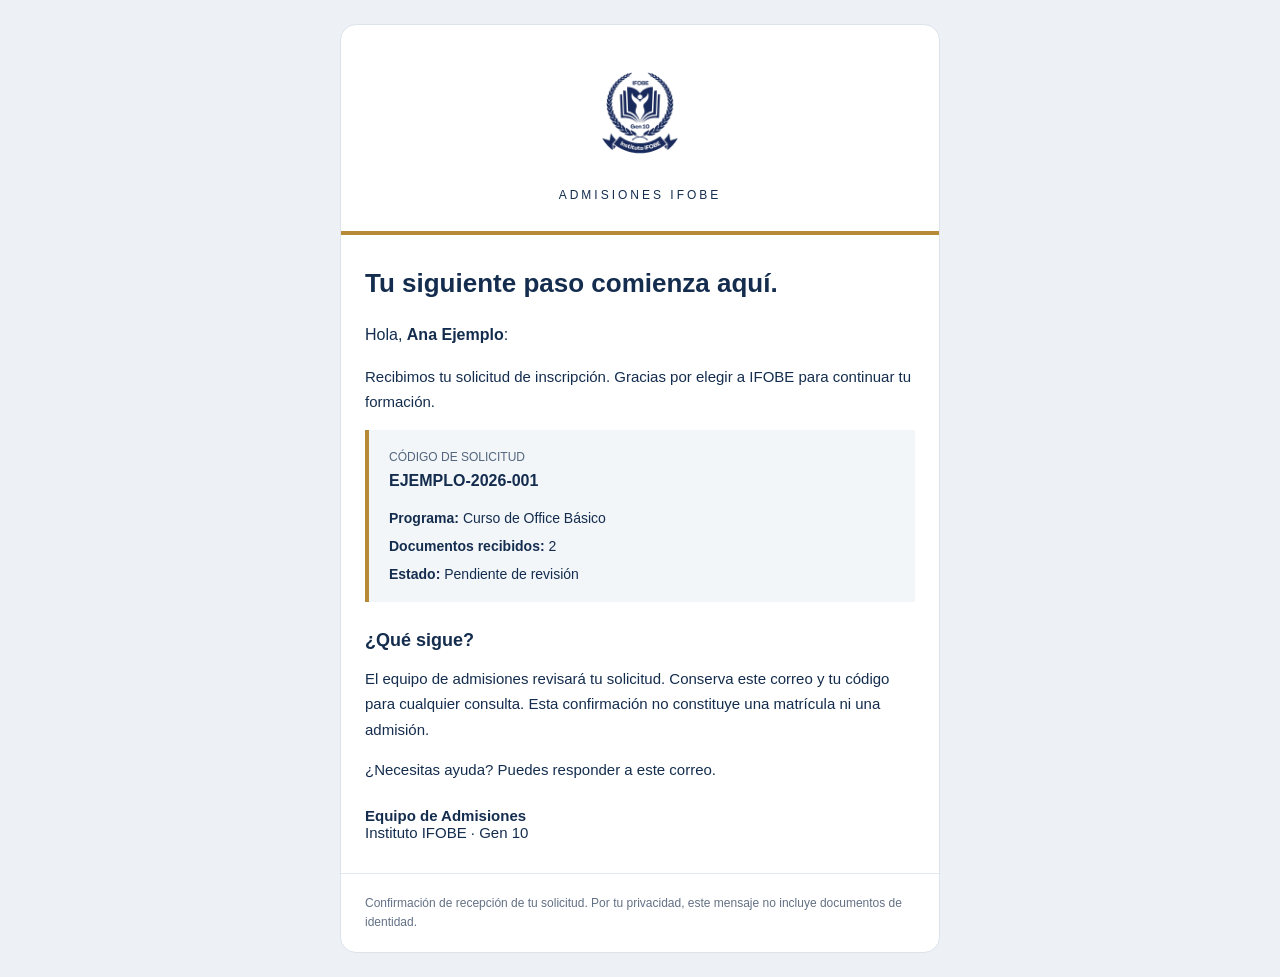
<file: backend/correo-vista-previa.html>
<!doctype html><html lang="es"><head><meta charset="utf-8"><link rel="icon" type="image/png" data-ifobe-imagen="icono"><script src="../inscripcion-config.js" defer></script></head><body style="margin:0;background:#edf1f5;font-family:Arial,sans-serif;color:#142d4e"><table role="presentation" width="100%" cellspacing="0" cellpadding="0" style="background:#edf1f5"><tr><td align="center" style="padding:24px 12px"><table role="presentation" width="600" cellspacing="0" cellpadding="0" style="width:100%;max-width:600px;background:#fff;border:1px solid #dce3eb;border-radius:16px"><tr><td align="center" style="padding:28px;border-bottom:4px solid #b78a37"><img data-ifobe-imagen="logo" width="120" height="120" alt="Instituto IFOBE · Gen 10" style="display:block;margin:0 auto 12px"><span style="font-size:12px;letter-spacing:3px">ADMISIONES IFOBE</span></td></tr><tr><td style="padding:32px 24px"><h1 style="margin:0 0 20px;font-size:26px;line-height:1.3">Tu siguiente paso comienza aquí.</h1><p style="font-size:16px;line-height:1.7">Hola, <strong>Ana Ejemplo</strong>:</p><p style="font-size:15px;line-height:1.7">Recibimos tu solicitud de inscripción. Gracias por elegir a IFOBE para continuar tu formación.</p><table role="presentation" width="100%" cellspacing="0" cellpadding="0" style="background:#f3f6f9;border-left:4px solid #b78a37"><tr><td style="padding:20px;word-break:break-word"><p style="margin:0 0 8px;font-size:12px;color:#53667d">CÓDIGO DE SOLICITUD</p><p style="margin:0 0 20px;font-size:16px;font-weight:bold;overflow-wrap:anywhere">EJEMPLO-2026-001</p><p style="margin:0 0 12px;font-size:14px"><strong>Programa:</strong> Curso de Office Básico</p><p style="margin:0 0 12px;font-size:14px"><strong>Documentos recibidos:</strong> 2</p><p style="margin:0;font-size:14px"><strong>Estado:</strong> Pendiente de revisión</p></td></tr></table><h2 style="font-size:18px;margin:28px 0 12px">¿Qué sigue?</h2><p style="font-size:15px;line-height:1.7">El equipo de admisiones revisará tu solicitud. Conserva este correo y tu código para cualquier consulta. Esta confirmación no constituye una matrícula ni una admisión.</p><p style="font-size:15px;line-height:1.7">¿Necesitas ayuda? Puedes responder a este correo.</p><p style="margin:24px 0 0;font-size:15px"><strong>Equipo de Admisiones</strong><br>Instituto IFOBE · Gen 10</p></td></tr><tr><td style="padding:20px 24px;border-top:1px solid #e3e8ee;font-size:12px;line-height:1.6;color:#637185">Confirmación de recepción de tu solicitud. Por tu privacidad, este mensaje no incluye documentos de identidad.</td></tr></table></td></tr></table></body></html>
</file>
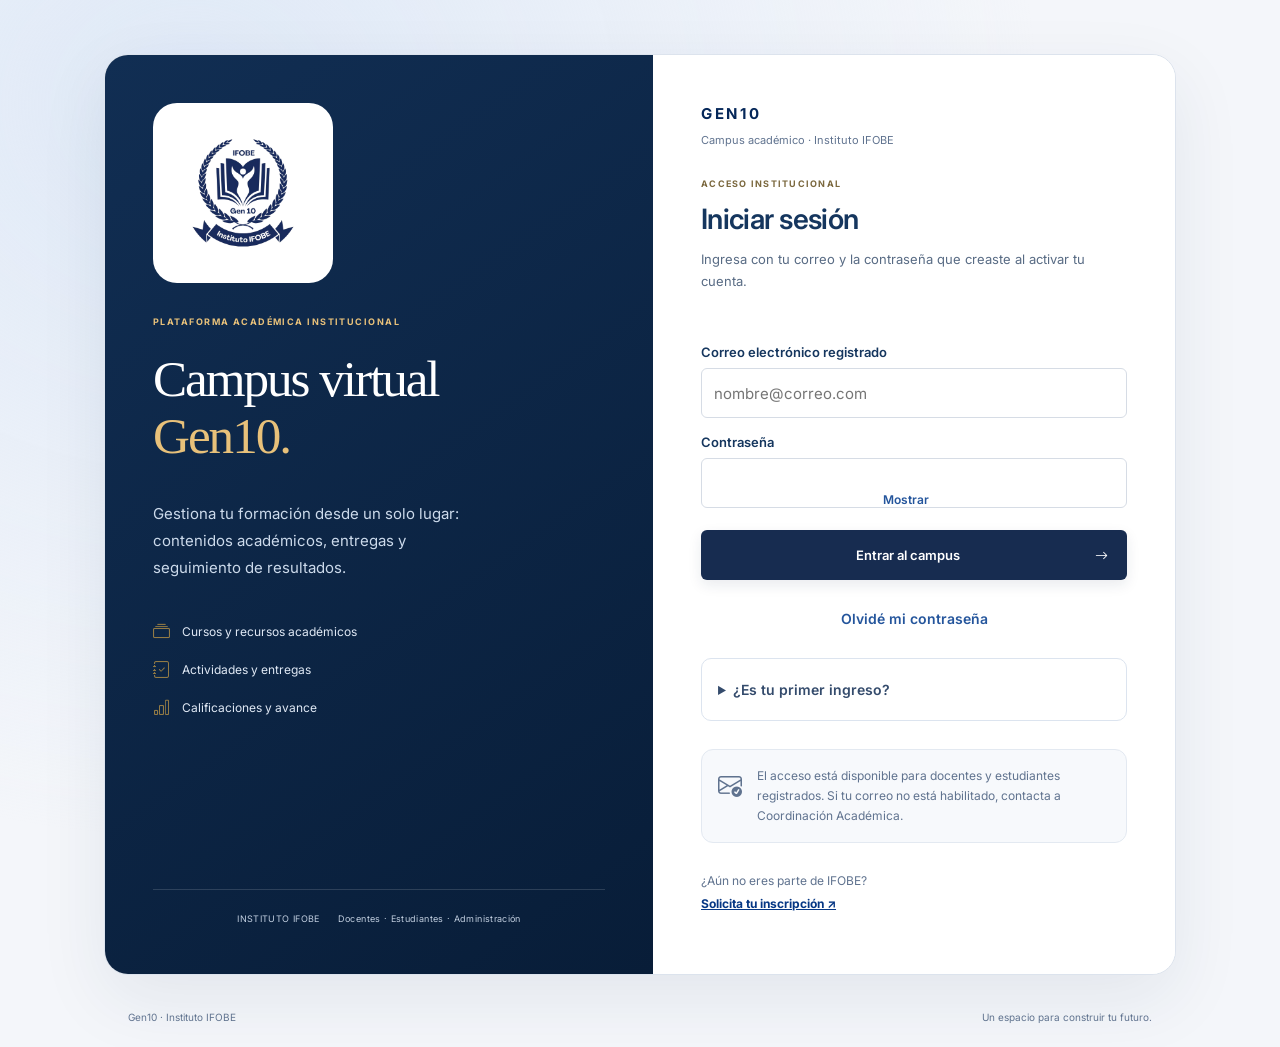
<file: ifobe_Certificados-main/ifobe_Certificados-main/gen10.html>
<!doctype html>
<html lang="es">
<head>
  <meta charset="utf-8">
  <meta name="viewport" content="width=device-width, initial-scale=1">
  <meta name="theme-color" content="#041f48">
  <title>Gen10 · Campus IFOBE</title>
  <link rel="icon" data-ifobe-imagen="icono">
  <link rel="stylesheet" href="vendor/bootstrap-icons/bootstrap-icons.min.css">
  <link rel="stylesheet" href="gen10.css">
  <link rel="stylesheet" href="gen10-institucional.css">
  <script src="inscripcion-config.js" defer></script>
  <script src="gen10-archivos.js" defer></script>
  <script src="gen10.js" defer></script>
  <script src="gen10-slider.js" defer></script>
</head>
<body>
  <a class="skip-link" href="#contenido">Saltar al contenido</a>
  <header class="campus-top">
    <a class="campus-brand" href="gen10.html" aria-label="Gen10 IFOBE, inicio"><img data-ifobe-imagen="logo" alt=""><span>gen<span class="brand-ten">10</span><small>EL CAMPUS DE IFOBE</small></span></a>
    <span class="top-caption">Aprender. Compartir. Crecer.</span>
    <div id="account" hidden><span id="accountName"></span><button id="logout" class="quiet" type="button">Salir <i class="bi bi-box-arrow-right" aria-hidden="true"></i></button></div>
  </header>
  <div id="notice" class="notice" role="status" aria-live="polite" tabindex="-1" hidden></div>
  <main id="contenido">
    <section id="access" class="access-layout" aria-labelledby="accessTitle">
      <div class="access-story">
        <img class="institute-logo" data-ifobe-imagen="logo" width="500" height="500" alt="Escudo del Instituto IFOBE">
        <p class="eyebrow">PLATAFORMA ACADÉMICA INSTITUCIONAL</p>
        <h1 id="accessTitle">Campus virtual<br><em>Gen10.</em></h1>
        <p>Gestiona tu formación desde un solo lugar: contenidos académicos, entregas y seguimiento de resultados.</p>
        <ul class="access-capabilities"><li><i class="bi bi-collection" aria-hidden="true"></i> Cursos y recursos académicos</li><li><i class="bi bi-journal-check" aria-hidden="true"></i> Actividades y entregas</li><li><i class="bi bi-bar-chart" aria-hidden="true"></i> Calificaciones y avance</li></ul>
        <div class="story-footer"><span>INSTITUTO IFOBE</span><span>Docentes · Estudiantes · Administración</span></div>
      </div>
      <div class="access-form">
        <div class="access-identity"><div><span>GEN10</span><p>Campus académico · Instituto IFOBE</p></div></div>
        <p class="eyebrow">ACCESO INSTITUCIONAL</p><h2 id="accessFormTitle">Iniciar sesión</h2>
        <p id="accessHelp">Ingresa con tu correo y la contraseña que creaste al activar tu cuenta.</p>
        <form id="loginForm">
          <label for="loginEmail">Correo electrónico registrado</label><input id="loginEmail" name="username" type="email" autocomplete="username" placeholder="nombre@correo.com" maxlength="150" required>
          <label for="loginPassword">Contraseña</label><div class="password-field"><input id="loginPassword" name="password" type="password" autocomplete="current-password" minlength="12" maxlength="128" required><button type="button" class="password-toggle" data-password="loginPassword" aria-label="Mostrar contraseña" aria-pressed="false">Mostrar</button></div>
          <button type="submit">Entrar al campus <i class="bi bi-arrow-right" aria-hidden="true"></i></button>
          <button id="recoverPassword" class="quiet" type="button">Olvidé mi contraseña</button>
          <details id="activationOptions" class="activation-options"><summary>¿Es tu primer ingreso?</summary><p>Activa tu cuenta una sola vez para crear tu contraseña. Tu correo debe estar habilitado por IFOBE.</p><button id="activateAccount" class="quiet" type="button">Activar mi cuenta</button></details>
        </form>
        <form id="requestCode" hidden><label for="email">Tu correo electrónico</label><input id="email" name="email" type="email" autocomplete="email" placeholder="nombre@correo.com" maxlength="150" required><button type="submit">Recibir código único <i class="bi bi-arrow-right" aria-hidden="true"></i></button><button id="backToLogin" class="quiet" type="button">Volver al inicio de sesión</button></form>
        <form id="verifyCode" hidden>
          <label for="code">Código único recibido por correo</label><input id="code" name="code" autocomplete="one-time-code" autocapitalize="characters" spellcheck="false" placeholder="8 caracteres" pattern="[A-Fa-f0-9]{8}" minlength="8" maxlength="8" required aria-describedby="codeHelp"><p id="codeHelp" class="hint">Válido durante 10 minutos. Utiliza el último código recibido para crear tu contraseña.</p>
          <label for="newPassword">Nueva contraseña</label><div class="password-field"><input id="newPassword" name="newPassword" type="password" autocomplete="new-password" minlength="12" maxlength="128" required aria-describedby="passwordHelp"><button type="button" class="password-toggle" data-password="newPassword" aria-label="Mostrar contraseña" aria-pressed="false">Mostrar</button></div><p id="passwordHelp" class="hint">Entre 12 y 128 caracteres. Puedes usar una frase que recuerdes.</p>
          <label for="confirmPassword">Repite la contraseña</label><div class="password-field"><input id="confirmPassword" name="confirmPassword" type="password" autocomplete="new-password" minlength="12" maxlength="128" required><button type="button" class="password-toggle" data-password="confirmPassword" aria-label="Mostrar contraseña" aria-pressed="false">Mostrar</button></div>
          <button type="submit">Guardar contraseña y entrar</button><button id="changeEmail" class="quiet" type="button">Cambiar correo o pedir otro código</button><button id="cancelActivation" class="quiet" type="button">Ya tengo contraseña: iniciar sesión</button>
        </form>
        <div class="access-note"><i class="bi bi-envelope-check" aria-hidden="true"></i><p>El acceso está disponible para docentes y estudiantes registrados. Si tu correo no está habilitado, contacta a Coordinación Académica.</p></div>
        <p class="admissions-link">¿Aún no eres parte de IFOBE? <a href="inscripcion.html">Solicita tu inscripción ↗</a></p>
      </div>
    </section>
    <section id="campus" class="campus-layout" hidden aria-label="Mi campus">
      <aside class="campus-sidebar"><p class="eyebrow">MI ESPACIO</p><nav aria-label="Campus"><button type="button" id="profileNav" data-view="perfil"><i class="bi bi-person" aria-hidden="true"></i> Datos y documentos</button><button type="button" data-view="inicio"><i class="bi bi-grid" aria-hidden="true"></i> Mi inicio</button><button type="button" data-view="cursos"><i class="bi bi-collection" aria-hidden="true"></i> Mis cursos</button><button type="button" data-view="tareas"><i class="bi bi-journal-check" aria-hidden="true"></i> Tareas</button><button type="button" data-view="examenes"><i class="bi bi-ui-checks" aria-hidden="true"></i> Exámenes</button><button type="button" data-view="seguimiento"><i class="bi bi-bar-chart" aria-hidden="true"></i> Notas y avance</button><button type="button" id="adminNav" data-view="administracion" hidden><i class="bi bi-people" aria-hidden="true"></i> Administración</button></nav><div class="sidebar-note"><i class="bi bi-lightbulb" aria-hidden="true"></i><p>Un paso a la vez.<br>Cada día, más cerca.</p></div></aside>
      <div class="campus-content"><section class="campus-slider" aria-label="Imágenes del Instituto IFOBE" aria-roledescription="carrusel">
  <div class="campus-slide" role="group" aria-label="1 de 2">
    <img class="campus-slide-background" src="img/fondo2.png" alt="" width="2000" height="1414">
    <img class="campus-slide-logo" data-ifobe-imagen="logo" alt="Escudo del Instituto IFOBE" width="500" height="500">
    <div><p>INSTITUTO IFOBE</p><h2>Tu formación nos une.</h2><span>Bienvenido a nuestro campus Gen10</span></div>
  </div>
  <div class="campus-slide" role="group" aria-label="2 de 2" hidden>
    <img class="campus-slide-background" src="img/fondo2.png" alt="" width="2000" height="1414" loading="lazy">
    <img class="campus-slide-logo" data-ifobe-imagen="logo" alt="Escudo del Instituto IFOBE" width="500" height="500">
    <div><p>GEN10 · IFOBE</p><h2>Aprender. Compartir. Crecer.</h2><span>Un espacio para construir tu futuro</span></div>
  </div>
  <div class="campus-slider-controls">
    <button type="button" data-slider-prev aria-label="Imagen anterior">‹</button>
    <span data-slider-count>1 / 2</span>
    <button type="button" data-slider-next aria-label="Imagen siguiente">›</button>
    <button type="button" data-slider-pause aria-pressed="false">Pausar</button>
  </div>
</section><div class="workspace-bar"><span id="breadcrumb">Mi inicio</span><button type="button" class="quiet" id="refresh"><i class="bi bi-arrow-clockwise" aria-hidden="true"></i> Actualizar</button></div><div id="view"></div></div>
    </section>
  </main>
  <footer class="campus-footer"><span>Gen10 · Instituto IFOBE</span><span>Un espacio para construir tu futuro.</span></footer>
  <dialog id="editor" aria-labelledby="editorTitle"><div class="dialog-heading"><h2 id="editorTitle"></h2><button type="button" id="closeEditor" class="quiet" aria-label="Cerrar">✕</button></div><form id="editorForm"><div id="editorFields"></div><p id="editorError" class="form-error" role="alert" hidden></p><div class="dialog-actions"><button type="submit" id="saveEditor">Guardar</button></div></form></dialog>
  <dialog id="fileViewer" class="file-viewer" aria-labelledby="fileTitle"><div class="dialog-heading"><h2 id="fileTitle">Archivo</h2><button id="closeFile" class="quiet" type="button">Cerrar</button></div><div id="fileContent"></div><div class="dialog-actions"><a id="fileOpen" class="download-file" target="_blank" rel="noopener noreferrer" hidden>Abrir en otra pestaña</a><a id="fileDownload" class="download-file" download hidden>Descargar archivo</a></div></dialog>
  <dialog id="loadingDialog" class="loading-dialog" aria-labelledby="loadingTitle" aria-describedby="loadingMessage"><div class="loading-spinner" aria-hidden="true"></div><h2 id="loadingTitle">Un momento</h2><p id="loadingMessage" role="status" aria-live="polite">Preparando tu campus…</p><span>Gen10 · Instituto IFOBE</span></dialog>
</body>
</html>
</file>
<file: platform.css>
/* Visual layer for access and student management only. */
:root { --campus-navy: #142d4e; --campus-gold: #b78a37; }
* { box-sizing: border-box; }
.campus-login { margin: 0; font-family: 'Inter', sans-serif; }
.campus-login .top-controls { display: flex; gap: 10px; flex-shrink: 0; }
.campus-login .theme-toggle, .campus-login .language-toggle { width: 42px; height: 42px; border-radius: 10px; color: #142d4e; cursor: pointer; }
.campus-login .access-layout { min-width: 0; }
.campus-login .login-container { min-width: 0; }
.campus-login .form-label { display: block; font-weight: 600; }
.campus-login .form-control { width: 100%; color: #142d4e; }
.campus-login .btn-primary { width: 100%; color: white; cursor: pointer; }
.campus-login .btn-primary:disabled { opacity: .65; cursor: wait; }
.campus-login .access-help a { color: #24496f; font-weight: 600; }
.campus-login #login-status { font-size: 13px; line-height: 1.6; margin: 16px 0 0; }
.campus-login #login-status:empty { display: none; }
.campus-login .mb-3 { margin-bottom: 18px; }
.campus-login.dark-mode .access-help a { color: #e4c58b; }
.campus-login.dark-mode .form-control { color: #eef3fa; background: #12263f; border-color: #425975; }
.campus-login.dark-mode .campus-brand img, .campus-login.dark-mode .logo { background: white; border-radius: 10px; padding: 4px; }
body { -webkit-font-smoothing: antialiased; }
button, input, a { -webkit-tap-highlight-color: transparent; }
:focus-visible { outline: 3px solid #b78a37; outline-offset: 4px; }
.campus-login { min-height: 100vh; height: auto; overflow: auto; padding: 32px; background: #edf1f5; color: #142d4e; display: flex; flex-direction: column; }
.campus-login .video-background { display: none; }
.campus-header { width: min(1120px, 100%); display: flex; align-items: center; justify-content: space-between; gap: 24px; margin: 0 auto 32px; }
.campus-brand { display: flex; align-items: center; gap: 12px; font-weight: 700; letter-spacing: .12em; }
.campus-brand img { width: 44px; height: 44px; object-fit: contain; }
.campus-brand small { display: block; font-size: 10px; letter-spacing: .16em; color: #637185; margin-top: 3px; }
.campus-login .top-controls { position: static; }
.campus-login .theme-toggle, .campus-login .language-toggle { border: 1px solid #dce3eb; background: white; box-shadow: none; font-size: 14px; font-weight: 600; }
.access-layout { width: min(1120px, 100%); margin: auto; display: grid; grid-template-columns: 1.12fr 1fr; background: white; border: 1px solid #dce3eb; border-radius: 24px; overflow: hidden; box-shadow: 0 20px 60px #142d4e0c; }
.access-story { background: #142d4e; color: #fff; padding: clamp(30px, 5vw, 66px); display: flex; flex-direction: column; justify-content: center; position: relative; overflow: hidden; }
.access-story::after { content: ''; position: absolute; width: 340px; height: 340px; border: 1px solid #ffffff12; border-radius: 50%; right: -190px; bottom: -110px; box-shadow: 0 0 0 45px #ffffff04, 0 0 0 90px #ffffff03; pointer-events: none; }
.access-eyebrow { font-size: 11px; font-weight: 600; letter-spacing: .18em; text-transform: uppercase; color: #e4c58b; margin-bottom: 30px; }
.access-story h1 { font-family: 'Source Serif 4', Georgia, serif; font-size: clamp(36px, 4vw, 54px); line-height: 1.12; letter-spacing: -.035em; margin: 0 0 24px; }
.access-story h1 em { color: #e4c58b; font-style: normal; }
.access-story > p { color: #c4d0df; font-size: 15px; line-height: 1.8; max-width: 360px; }
.story-note { border-top: 1px solid #ffffff26; padding-top: 24px; margin-top: 42px; font-size: 13px; color: #d4deeb; }
.story-note span { display: block; color: #e4c58b; font-size: 10px; letter-spacing: .14em; margin-bottom: 8px; }
.campus-login .login-container { width: 100%; max-width: none; border: 0; border-radius: 0; box-shadow: none; background: white; color: #142d4e; padding: clamp(28px, 5vw, 66px); text-align: left; backdrop-filter: none; }
.campus-login .login-container .logo { max-width: 85px; max-height: 85px; object-fit: contain; filter: none; margin-bottom: 26px; }
.campus-login .login-container h3 { font: 600 28px 'Inter', sans-serif; letter-spacing: -.04em; }
.campus-login .motivational-message { font-style: normal; color: #637185; opacity: 1; line-height: 1.7; margin: 12px 0 30px; }
.campus-login .form-label { font-size: 12px; text-transform: none; letter-spacing: 0; opacity: 1; margin-bottom: 8px; }
.campus-login .form-control { min-height: 50px; border: 1px solid #d6dfe9; border-radius: 9px; padding: 12px 14px; font-size: 14px; background: #f8fafc; }
.campus-login .form-control:focus { border-color: #577aa4; box-shadow: 0 0 0 3px #577aa420; }
.campus-login .btn-primary { min-height: 50px; background: #142d4e; border: 1px solid #142d4e; border-radius: 9px; font-size: 14px; font-weight: 600; margin-top: 10px; }
.campus-login .btn-primary:hover { background: #24496f; }
.access-help { margin: 24px 0 0; padding-top: 20px; border-top: 1px solid #e6ebf1; font-size: 12px; line-height: 1.7; color: #637185; }
.campus-footer { color: #637185; font-size: 11px; text-align: center; padding-top: 28px; }
.campus-login.dark-mode { background: #0c1c30; color: #e5edf7; }
.dark-mode .campus-brand small, .dark-mode .campus-footer { color: #afbed1; }
.dark-mode .access-layout { border-color: #29405e; }
.dark-mode .login-container { background: #1b304b; color: #eef3fa; }
.dark-mode .motivational-message, .dark-mode .access-help { color: #bac9da; }
.dark-mode .form-control { background: #12263f; border-color: #425975; color: white; }
.dark-mode .form-control::placeholder { color: #aabbd0; }
.dark-mode .access-help { border-color: #425975; }
.dark-mode .login-container .btn-primary { background: #dec087; border-color: #dec087; color: #142d4e; }
.campus-registry { background: #f2f5f8; --linea: #dce3eb; --blanco: #fff; --azul-oscuro: #142d4e; --sombra: 0 12px 35px #142d4e09; }
.campus-registry::before { display: none; }
.campus-registry .envoltura { max-width: 1180px; padding-top: 28px; }
.registry-nav { display: flex; justify-content: space-between; align-items: center; gap: 16px; margin-bottom: 38px; padding-bottom: 20px; border-bottom: 1px solid #dce3eb; font-size: 13px; color: #637185; }
.registry-nav strong { color: #142d4e; letter-spacing: .12em; }
.registry-nav a { color: #142d4e; text-decoration: none; padding: 10px 14px; border: 1px solid #dce3eb; border-radius: 8px; background: white; }
.campus-registry .titulo-bloque h1 { font-family: 'Inter', sans-serif; letter-spacing: -.04em; font-size: clamp(24px, 3vw, 34px); }
.campus-registry .titulo-bloque p { line-height: 1.7; }
.campus-registry .escudo { width: 72px; height: 72px; border-radius: 16px; box-shadow: none; border: 1px solid #dce3eb; }
.campus-registry .cinta { display: none; }
.campus-registry .barra { padding: 20px; background: white; border: 1px solid #dce3eb; border-radius: 12px; }
.campus-registry .ledger { border-radius: 12px; }
.campus-registry .ledger-cabecera { background: #e9eff5; color: #344d6b; box-shadow: none; }
.campus-registry .ledger-cabecera::after { display: none; }
.campus-registry .fila { padding-top: 18px; padding-bottom: 18px; }
.campus-registry .btn-primario { background: #142d4e; box-shadow: none; }
.campus-registry .btn-primario:hover { background: #24496f; }
.campus-registry .buscador input { box-shadow: none; background: #f8fafc; min-height: 44px; }
.campus-registry .modal { border-radius: 16px; }
@media (max-width: 760px) {
  .campus-login { padding: 20px 16px; }
  .campus-header { margin-bottom: 20px; }
  .access-layout { grid-template-columns: 1fr; border-radius: 16px; }
  .access-story { padding: 28px; }
  .access-story h1 { font-size: 34px; max-width: 440px; margin-bottom: 14px; }
  .access-story > p { margin-bottom: 0; max-width: none; }
  .access-eyebrow { margin-bottom: 16px; }
  .story-note { display: none; }
  .campus-login .login-container { padding: 28px; }
  .campus-login .login-container .logo { display: none; }
}
@media (max-width: 640px) {
  .campus-registry .envoltura { padding: 20px 16px 48px; }
  .registry-nav { margin-bottom: 26px; }
  .campus-registry header.marca { gap: 14px; align-items: flex-start; margin-bottom: 12px; }
  .campus-registry .escudo { width: 52px; height: 52px; border-radius: 12px; }
  .campus-registry .titulo-bloque .eyebrow { font-size: 9px; letter-spacing: 1px; }
  .campus-registry .barra { padding: 14px; }
  .campus-registry .buscador { max-width: none; flex-basis: 100%; }
  .campus-registry .barra > div:last-child { width: 100%; justify-content: space-between; gap: 8px !important; flex-wrap: wrap; }
  .campus-registry .fila .nombre { display: block; grid-column: 1 / -1; padding: 8px 0 0; overflow-wrap: anywhere; }
  .campus-registry .modal { max-height: calc(100dvh - 32px); overflow-y: auto; }
}
@media (prefers-reduced-motion: reduce) {
  *, *::before, *::after { animation: none !important; transition: none !important; }
}
</file>
<file: refinamientos.css>
/* Identidad compartida del portal académico. */
:root { --portal-ink:#162f4b; --portal-accent:#aa7a2c; --portal-line:#dce5ed; }
body { background-color:#f3f6f9; }
button, input, select { font:inherit; }
button, a, input, select { touch-action:manipulation; }
button:disabled { cursor:wait; opacity:.65; }
input:focus, select:focus { border-color:#648aa7; box-shadow:0 0 0 3px #648aa71f; }
#programasEstado { font-size:.78rem; line-height:1.6; color:#56697a; margin:8px 0; }
button[onclick="cargarProgramas()"] { color:#244b6d; background:#edf3f8; border:1px solid #ccdce8; padding:8px 12px; border-radius:8px; font-size:.8rem; font-weight:600; }
.campus-login { background:radial-gradient(ellipse at 12% 0%,#e0eaf1,transparent 60%),#f5f7fa; }
.campus-login .access-layout { border-radius:28px; box-shadow:0 24px 80px #20354f12; }
.campus-login .access-story { background:linear-gradient(145deg,#11283f,#244964); }
.campus-login .access-eyebrow { border-left:3px solid #d4ae69; padding-left:12px; }
.campus-login .btn-primary { min-height:50px; border-radius:10px; background:#193d59; box-shadow:0 6px 16px #193d5920; }
.campus-login .login-container .logo { max-height:65px; margin-bottom:20px; }
.workspace-nav { display:flex; align-items:center; justify-content:space-between; gap:20px; padding:8px 0 24px; border-bottom:1px solid var(--portal-line); font-size:13px; }
.workspace-nav a { color:var(--portal-ink); text-decoration:none; }
.workspace-nav strong { letter-spacing:.12em; margin-right:12px; }
.workspace-nav > div { display:flex; align-items:center; gap:22px; }
.workspace-nav button { background:white; border:1px solid var(--portal-line); border-radius:8px; padding:8px 16px; color:var(--portal-ink); }
.workspace-heading { padding:32px 0 26px; }
.workspace-heading p { font-size:10px; font-weight:700; color:#8a662d; letter-spacing:.16em; margin:0 0 10px; }
.workspace-heading h1 { font-family:'Source Serif 4',Georgia,serif; color:var(--portal-ink); font-size:clamp(30px,4vw,42px); margin:0 0 10px; }
.workspace-heading > span { font-size:14px; color:#617286; }
.card-shell { border:1px solid var(--portal-line); box-shadow:0 12px 40px #193d5909; }
.brand-panel { background:linear-gradient(155deg,#17324d,#284e67); }
.form-block { min-width:0; }
.section-label { color:#31536e; letter-spacing:.04em; }
.admissions-header { border-radius:18px; background:linear-gradient(115deg,#102b43,#2b5269); }
.admissions-header h1 { max-width:650px; font-size:clamp(32px,4vw,49px); line-height:1.15; }
.form-panel { box-shadow:0 12px 36px #17324d08; border-radius:16px; }
.section-nav { border-radius:12px; }
.form-section { scroll-margin-top:24px; }
.registry-nav { padding-bottom:22px; }
.ledger { box-shadow:0 12px 36px #17324d08; }
.campo select { width:100%; min-height:46px; border:1px solid #ced9e2; background:#f8fafc; border-radius:8px; padding:10px; color:var(--portal-ink); }
.fondo-modal .modal { max-height:90dvh; overflow-y:auto; }
@media(max-width:720px) {
 .workspace-nav { flex-wrap:wrap; gap:16px; }
 .workspace-nav > div { gap:16px; width:100%; justify-content:space-between; }
 .workspace-heading { padding:25px 0; }
 .campus-login .access-layout { border-radius:18px; }
 .admissions-header h1 { font-size:32px; }
 .header-seal { display:none; }
}
@media(prefers-reduced-motion:reduce) { *,*::before,*::after { scroll-behavior:auto!important; animation:none!important; transition:none!important; } }
</file>
<file: login.css>
/* Login inspired by the IFOBE reference. Kept separate from academic screens. */
.campus-login {
  --login-blue: #06285d;
  --login-gold: #ffb923;
  min-height: 100svh;
  padding: 14px 32px 22px;
  color: var(--login-blue);
  background: linear-gradient(90deg, #edf4fb80, #f0f5faf5 44%, #f0f5fa), var(--ifobe-fondo-acceso) left center / cover fixed;
  isolation: isolate;
}
.campus-login::before {
  content: ''; position: fixed; z-index: -1; pointer-events: none;
  width: 650px; height: 760px; right: -250px; top: 0;
  background: var(--ifobe-logo) center / contain no-repeat; opacity: .055;
}
.campus-login::after {
  content: ''; position: fixed; z-index: -1; pointer-events: none;
  bottom: 0; right: 0; width: 300px; height: 190px;
  background: linear-gradient(145deg, #ffb923 0 48%, #073774 48% 64%, #05214b 64%);
  clip-path: polygon(100% 0, 100% 100%, 0 100%);
}
.campus-login .campus-header { width: min(1320px, 100%); margin: 0 auto 14px; padding: 0 22px; min-height: 58px; }
.campus-login .campus-brand { gap: 12px; font-size: 27px; color: var(--login-blue); }
.campus-login .campus-brand img { width: 66px; height: 66px; object-fit: contain; transform: scale(1.3); }
.campus-login .campus-brand small { color: var(--login-blue); font-size: 11px; letter-spacing: .24em; }
.campus-login .language-toggle { width: 118px; border-radius: 28px; display: flex; align-items: center; justify-content: space-evenly; box-shadow: 0 2px 6px #08285d12; }
.campus-login .theme-toggle { border-radius: 50%; }
.campus-login svg { fill: none; stroke: currentColor; stroke-width: 1.7; stroke-linecap: round; stroke-linejoin: round; width: 23px; height: 23px; }
.campus-login .access-layout { width: min(1320px, 100%); margin: auto; grid-template-columns: 1.13fr 1fr; border: 1px solid #fff; border-radius: 24px; box-shadow: 0 18px 65px #284f7c16; }
.campus-login .access-story {
  padding: 66px 34px 58px clamp(40px, 6.5vw, 110px);
  background: linear-gradient(100deg, #02172eb0, #03224ae8 48%, #073570ed), var(--ifobe-fondo-acceso) 35% center / cover;
}
.campus-login .access-story::before { content: ''; position: absolute; width: 42px; height: 220px; background: linear-gradient(90deg, #ffcf61, #ffb923); top: -67px; left: 23px; transform: rotate(40deg); }
.campus-login .access-story::after { inset: 0; width: auto; height: auto; border: 0; border-radius: 0; box-shadow: none; background: linear-gradient(128deg, transparent 67%, #1361b215 67% 72%, transparent 72% 84%, #1361b21a 84% 90%, transparent 90%); }
.campus-login .access-story > * { position: relative; z-index: 1; }
.campus-login .access-eyebrow { display: flex; align-items: center; gap: 15px; padding: 0; border: 0; color: white; font-size: 12px; letter-spacing: .13em; margin-bottom: 28px; }
.campus-login .access-eyebrow::before { content: ''; width: 35px; height: 5px; border-radius: 1px; background: var(--login-gold); flex-shrink: 0; }
.campus-login .access-story h1 { font-family: 'Inter', sans-serif; font-weight: 700; font-size: clamp(35px, 3.6vw, 58px); letter-spacing: -.045em; line-height: 1.13; margin-bottom: 24px; }
.campus-login .access-story h1 em { color: var(--login-gold); }
.campus-login .access-story > p { max-width: 420px; color: #f3f6ff; font-size: 17px; line-height: 1.5; }
.campus-login .story-benefits { display: grid; grid-template-columns: repeat(4, 1fr); padding: 0; margin: 30px 0 0; list-style: none; }
.story-benefits li { text-align: center; position: relative; padding: 0 12px; font-size: 13px; line-height: 1.4; }
.story-benefits li + li::before { content: ''; position: absolute; left: 0; top: 12px; bottom: 0; width: 1px; background: #d9e7ff70; }
.campus-login .story-benefits svg { display: block; margin: 0 auto 12px; width: 34px; height: 34px; color: var(--login-gold); }
.story-benefits span { display: block; max-width: 95px; margin: auto; }
.campus-login .access-story .story-signature { align-self: center; max-width: 270px; margin: 49px 0 14px; text-align: center; font: italic 30px/1.25 'Segoe Script', 'Brush Script MT', cursive; transform: rotate(-9deg); }
.story-signature::after { content: ''; display: block; height: 17px; margin-top: 8px; border-top: 4px solid var(--login-gold); border-radius: 50%; transform: rotate(-4deg); }
.campus-login .login-container { padding: 30px clamp(30px, 3.6vw, 58px) 32px; background: #fffffffa; color: var(--login-blue); }
.campus-login .login-container .logo { display: block; width: 116px; height: 94px; max-width: none; max-height: none; object-fit: contain; margin: 0 auto; transform: scale(1.25); }
.login-brand-caption { text-align: center; font-size: 14px; font-weight: 700; margin: 0 0 25px; letter-spacing: .06em; }
.login-brand-caption span { display: block; font-size: 10px; letter-spacing: .28em; }
.campus-login .login-container h3 { font-size: 40px; font-weight: 700; margin-bottom: 8px; }
.campus-login .motivational-message { color: #617ba4; font-size: 17px; line-height: 1.45; margin: 8px 0 28px; max-width: 370px; }
.campus-login .form-label { color: inherit; font-size: 14px; margin-bottom: 8px; }
.input-wrap { position: relative; }
.campus-login .language-toggle > .bi { font-size:21px; }
.campus-login .story-benefits .bi { display:block; color:var(--login-gold); font-size:34px; line-height:1; margin-bottom:12px; }
.input-wrap > .bi { position:absolute; left:17px; top:12px; font-size:22px; pointer-events:none; }
.password-toggle > .bi { font-size:21px; }
.input-wrap > svg { position: absolute; top: 15px; left: 16px; pointer-events: none; }
.campus-login .form-control { height: 52px; padding: 12px 48px 12px 52px; border: 1px solid #d1dff1; border-radius: 11px; background: #f9fbfe; font-size: 14px; color: var(--login-blue); }
.campus-login .form-control::placeholder { color: #6a84ae; opacity: 1; }
.campus-login .mb-3 { margin-bottom: 21px !important; }
.password-toggle { position: absolute; right: 4px; top: 4px; width: 44px; height: 44px; display: grid; place-items: center; border: 0; background: transparent; color: inherit; border-radius: 8px; }
.password-toggle:hover { background: #e6eef9; }
.password-toggle[aria-pressed='true'] { color: #0b65c6; background: #e6eef9; }
.campus-login .btn-primary { min-height: 53px; margin: 0; border-radius: 12px; background: linear-gradient(100deg, #052a60, #073b81); border-color: #063577; font-size: 15px; box-shadow: 0 7px 18px #153f7810; }
.campus-login .btn-primary::after { content: '→'; display: inline-grid; place-items: center; width: 28px; height: 28px; border-radius: 50%; margin-left: 14px; background: #0a50b4; font-size: 20px; font-weight: 400; }
.campus-login .btn-primary:hover { background: #064697; }
.campus-login .access-help { font-size: 14px; color: #617ba4; line-height: 1.55; margin-top: 16px; padding-top: 17px; border-color: #dce5f1; }
.campus-login .access-help:has(a) { border: 0; padding-top: 0; margin-top: 29px; }
.campus-login .access-help a { font-weight: 400; color: #003dc4; text-underline-offset: 3px; }
.campus-login .campus-footer { padding-top: 20px; color: #617ba4; }
.campus-login.dark-mode { background: #0c1c30; }
.campus-login.dark-mode .campus-brand, .campus-login.dark-mode .campus-brand small { color: #eef3fa; }
.campus-login.dark-mode .login-container { background: #152b47; color: #eef3fa; }
.campus-login.dark-mode .motivational-message, .campus-login.dark-mode .access-help { color: #b7c9e3; }
.campus-login.dark-mode .form-control { background: #102038; color: #fff; border-color: #4a6485; }
.campus-login.dark-mode .access-help a { color: #a7ceff; }
.campus-login.dark-mode .btn-primary { color: #fff; }
@media (max-width: 1050px) {
  .campus-login { padding: 16px 22px; }
  .campus-login .access-story { padding: 48px 30px; }
  .campus-login .access-story h1 { font-size: 39px; }
  .campus-login .login-container { padding: 30px; }
  .story-benefits li { padding: 0 6px; font-size: 12px; }
}
@media (max-width: 760px) {
  .campus-login { padding: 12px; background: #eef3f9; }
  .campus-login .campus-header { padding: 0 4px; gap: 10px; }
  .campus-login .campus-brand { font-size: 20px; gap: 5px; }
  .campus-login .campus-brand img { width: 48px; height: 48px; }
  .campus-login .campus-brand small { font-size: 7px; letter-spacing: .14em; }
  .campus-login .top-controls { gap: 5px; }
  .campus-login .language-toggle { width: 82px; }
  .campus-login .access-layout { display: flex; flex-direction: column; border-radius: 20px; }
  .campus-login .login-container { order: 0; padding: 26px 24px; }
  .campus-login .access-story { order: 1; padding: 38px 26px 25px; }
  .campus-login .access-story h1 { font-size: clamp(30px, 7vw, 44px); }
  .campus-login .login-container h3 { font-size: 34px; }
  .campus-login .motivational-message { font-size: 15px; }
  .campus-login .access-eyebrow { font-size: 10px; margin-bottom: 20px; }
  .campus-login .access-story > p { font-size: 15px; }
  .campus-login .story-benefits { margin-top: 24px; }
  .campus-login .access-story .story-signature { margin-top: 32px; font-size: 27px; }
}
@media (max-width: 360px) {
  .campus-login .theme-toggle { width: 34px; }
  .campus-login .language-toggle { width: 70px; }
  .campus-login .login-container { padding: 24px 18px; }
  .campus-login .story-benefits { grid-template-columns: repeat(2, 1fr); gap: 20px; }
  .story-benefits li:nth-child(3)::before { display: none; }
}
/* Indicador visible durante la validación y hasta entrar a la plataforma. */
.login-loading[hidden] { display: none; }
.login-loading {
  position: fixed;
  inset: 0;
  z-index: 10000;
  display: grid;
  place-items: center;
  background: rgba(12, 30, 51, .72);
  backdrop-filter: blur(5px);
}
.login-loading-card {
  display: grid;
  justify-items: center;
  gap: 20px;
  padding: 36px 44px;
  border-radius: 18px;
  background: #fff;
  color: #142d4e;
  box-shadow: 0 20px 70px #0004;
}
.login-loading-card img { object-fit: contain; }
.login-loading-card p { margin: 0; }
.login-loading-spinner {
  width: 38px;
  height: 38px;
  border: 4px solid #e3e8ee;
  border-top-color: #b78a37;
  border-radius: 50%;
  animation: login-loading-spin .8s linear infinite;
}
@keyframes login-loading-spin { to { transform: rotate(360deg); } }
@media (prefers-reduced-motion: reduce) {
  .login-loading-spinner { animation: none; }
}
</file>
<file: gen10.css>
@import url('https://fonts.googleapis.com/css2?family=DM+Sans:wght@400;500;600;700&family=Manrope:wght@400;500;600;700;800&display=swap');
:root{font-family:'DM Sans',system-ui,sans-serif;color:#203638;background:#f7f8f5;font-synthesis:none;--green:#163c3b;--muted:#657474;--line:#dde4de;--lime:#d6eb9b}
*{box-sizing:border-box}body{margin:0}button,input,select,textarea{font:inherit}button,a,input,select,textarea{touch-action:manipulation}button{cursor:pointer;border:1px solid transparent;background:var(--green);color:white;border-radius:10px;padding:12px 18px;font-weight:600;min-height:44px}button:hover{background:#275352}button:disabled{opacity:.6;cursor:wait}a{color:var(--green)}button:focus-visible,a:focus-visible{outline:3px solid #8fba50;outline-offset:3px}[hidden]{display:none!important}h1,h2,h3,h4{font-family:Manrope,system-ui,sans-serif;letter-spacing:-.035em}p{line-height:1.65}h2{font-size:28px;margin:0 0 16px}h3{font-size:19px}.quiet{color:var(--green);background:transparent;border-color:var(--line)}.quiet:hover{background:#e8eee7}.skip-link{position:absolute;top:-100px;background:white;z-index:10;padding:14px}.skip-link:focus{top:4px}.campus-top{height:98px;display:flex;align-items:center;justify-content:space-between;gap:20px;max-width:1500px;margin:auto;padding:0 5%;border-bottom:1px solid var(--line)}.campus-brand{display:flex;align-items:center;gap:12px;text-decoration:none;font-family:Manrope,sans-serif;font-size:33px;font-weight:800;letter-spacing:-2px;line-height:1}.campus-brand img{width:48px;height:58px;object-fit:contain}.brand-ten{color:#789749}.campus-brand small{font:600 8px 'DM Sans',sans-serif;letter-spacing:2px;display:block;margin-top:9px}.top-caption{font-size:12px;color:var(--muted)}#account{display:flex;align-items:center;gap:16px;font-size:13px}#contenido{max-width:1440px;margin:auto}.access-layout{display:grid;grid-template-columns:1.15fr 1fr;gap:7%;padding:42px 5% 50px;align-items:center}.access-story{position:relative;overflow:hidden;background:var(--green);border-radius:24px;min-height:650px;padding:48px;color:#eff5e9}.eyebrow{font-size:10px;letter-spacing:2px;font-weight:700;margin:0 0 20px}.access-story>.eyebrow{color:var(--lime)}.access-story h1{font-size:clamp(36px,4.2vw,59px);line-height:1.13;font-weight:500;margin:25px 0}.access-story h1 em{font-style:normal;color:var(--lime)}.access-story>p:not(.eyebrow){font-size:14px;color:#c0d0c7;max-width:330px}.story-footer{display:flex;justify-content:space-between;gap:18px;border-top:1px solid #ffffff26;padding-top:20px;font-size:10px;color:#c6d5c9}.learning-art{position:relative;height:192px;max-width:300px;margin:12px auto 26px}.art-circle{position:absolute;width:175px;height:175px;border:1px solid #688277;border-radius:50%;right:-20px;top:0}.art-card{position:absolute;inset:15px 40px 0 0;transform:rotate(-7deg);border-radius:15px;background:#e9eddc;color:var(--green);padding:22px;box-shadow:10px 12px 0 #102f32}.art-card>i{font-size:27px;display:block;margin-bottom:15px}.art-card>span{font-size:14px;font-weight:700}.art-lines{display:flex;gap:5px;margin-top:18px}.art-lines b{display:block;height:5px;width:32%;background:#9aa986;border-radius:5px}.art-lines b:last-child{background:#cfd6c1}.art-seal{position:absolute;right:0;bottom:8px;border-radius:50%;background:var(--lime);color:var(--green);padding:20px;font-size:30px;transform:rotate(10deg)}.access-form{max-width:385px;width:100%;padding:20px 0}.access-form h2{font-size:34px}.access-form>p:not(.eyebrow){color:var(--muted);font-size:14px}.access-form form{margin-top:28px}.access-form form button{width:100%;margin-top:16px}.access-form form button .bi{float:right}.access-note{display:flex;gap:15px;margin-top:28px;padding-top:24px;border-top:1px solid var(--line);color:var(--muted)}.access-note .bi{font-size:24px}.access-note p{margin:0;font-size:12px}.admissions-link{font-size:12px!important;margin-top:28px}.admissions-link a{display:block;font-weight:700;margin-top:4px}label{display:block;font-size:12px;font-weight:700;margin:18px 0 8px}input,select,textarea{width:100%;min-height:46px;padding:12px;border:1px solid #ccd8ce;border-radius:8px;background:white;color:#203638}textarea{min-height:130px;resize:vertical;line-height:1.6}input:focus,select:focus,textarea:focus{outline:2px solid #bbd594;outline-offset:1px}input[type=checkbox]{width:18px;min-height:18px;margin-right:8px;accent-color:var(--green)}.checkbox-label{display:flex;align-items:center}.hint{font-size:12px;color:var(--muted)}.notice{max-width:1300px;margin:18px auto 0;border:1px solid #c4d6bf;border-radius:10px;background:#edf4e5;padding:14px 20px;font-size:14px}.notice[data-kind=error],.form-error{color:#8c3030;background:#fff0ed;border-color:#edc9c1}.campus-layout{display:grid;grid-template-columns:215px minmax(0,1fr);min-height:70vh;padding:0 4%}.campus-sidebar{border-right:1px solid var(--line);padding:32px 20px 24px 0}.campus-sidebar nav{display:grid;gap:8px}.campus-sidebar nav button{text-align:left;color:#63726b;background:transparent;font-size:13px;font-weight:500;padding:13px}.campus-sidebar nav button[aria-current=page]{background:#e3edd9;color:var(--green);font-weight:700}.campus-sidebar nav button:hover{background:#edf1e8}.campus-sidebar .bi{margin-right:8px;font-size:17px}.sidebar-note{border-radius:14px;background:#eaf0e3;padding:20px;margin-top:55px;font-size:12px}.sidebar-note>.bi{font-size:25px}.campus-content{padding:24px 0 45px 34px;min-width:0}.workspace-bar{display:flex;justify-content:space-between;align-items:center;margin-bottom:28px;font-size:12px;color:var(--muted)}.workspace-bar button{font-size:12px;padding:8px 12px}.welcome-banner{border-radius:18px;padding:30px;background:#e7eedb;position:relative;overflow:hidden}.welcome-banner .eyebrow{margin-bottom:10px}.welcome-banner h1{font-size:32px;margin:0 0 10px}.welcome-banner p{max-width:580px;margin:0;color:#566853;font-size:14px}.stats-grid{display:grid;grid-template-columns:repeat(3,minmax(0,1fr));gap:16px;margin:22px 0 30px}.stat{background:white;border:1px solid var(--line);border-radius:12px;padding:20px}.stat strong{font-family:Manrope,sans-serif;display:block;font-size:31px;margin-bottom:5px}.stat span{font-size:12px;color:var(--muted)}.section-heading{display:flex;justify-content:space-between;align-items:center;gap:16px;margin:25px 0 18px}.section-heading h2{margin:0;font-size:23px}.section-heading button{font-size:12px}.course-grid{display:grid;grid-template-columns:repeat(2,minmax(0,1fr));gap:20px}.course-card{background:white;border:1px solid var(--line);border-radius:15px;overflow:hidden}.course-cover{height:95px;background:#dfe9d4;display:flex;align-items:center;justify-content:space-between;padding:20px 24px}.course-card:nth-child(3n+2) .course-cover{background:#e6e5d8}.course-card:nth-child(3n) .course-cover{background:#dde8eb}.course-cover>.bi{font-size:35px;opacity:.7}.course-body{padding:22px}.course-body h3{margin:0 0 10px;overflow-wrap:anywhere}.course-body p{font-size:13px;color:var(--muted);display:-webkit-box;-webkit-line-clamp:2;-webkit-box-orient:vertical;overflow:hidden;min-height:42px}.course-body button{width:100%;margin-top:12px}.course-meta{display:flex;justify-content:space-between;font-size:11px;color:var(--muted);gap:8px}.badge{display:inline-block;font-size:10px;line-height:1.4;letter-spacing:.03em;border-radius:20px;padding:5px 9px;background:#ffffffa6;color:#39513a;font-weight:700}.badge.draft{background:#f6ebd5;color:#846221}.badge.late{background:#fae7de;color:#954624}.panel{background:white;border:1px solid var(--line);border-radius:14px;padding:24px;margin:18px 0}.panel h3{margin-top:0}.panel h4{margin:12px 0}.panel p{font-size:14px}.empty{padding:35px 24px;text-align:center;border:1px dashed #c8d4c5;border-radius:14px;color:var(--muted);font-size:14px}.actions{display:flex;flex-wrap:wrap;gap:10px;margin-top:16px}.actions button,.actions a{font-size:12px}.resource{display:inline-flex;align-items:center;gap:6px;font-weight:700;overflow-wrap:anywhere}.prose{white-space:pre-wrap;overflow-wrap:anywhere;font-size:14px;line-height:1.8}.muted{color:var(--muted)}.progress-label{display:flex;justify-content:space-between;font-size:12px;margin:16px 0 8px}progress{appearance:none;width:100%;height:7px;border:0;border-radius:10px;overflow:hidden;background:#e8eee4}progress::-webkit-progress-bar{background:#e8eee4}progress::-webkit-progress-value{background:#829e55}progress::-moz-progress-bar{background:#829e55}.tabs{display:flex;gap:8px;overflow:auto;margin-top:24px;padding-bottom:4px}.tabs button{white-space:nowrap;font-size:12px;background:transparent;color:var(--green);border-color:var(--line)}.tabs button[aria-pressed=true]{background:var(--green);color:white}.task-top{display:flex;justify-content:space-between;gap:15px;align-items:start}.task-top h3{margin-bottom:10px}.task-top small{font-size:11px;white-space:nowrap}.table-wrap{overflow:auto}table{width:100%;border-collapse:collapse;font-size:12px;min-width:560px}th,td{text-align:left;padding:14px 12px;border-bottom:1px solid var(--line);vertical-align:top}th{font-size:10px;text-transform:uppercase;letter-spacing:.06em;color:var(--muted)}td button{padding:7px 10px;min-height:35px;font-size:11px}td .hint{margin:5px 0}dialog{border:1px solid var(--line);border-radius:18px;width:min(680px,calc(100% - 28px));max-height:calc(100svh - 40px);padding:26px;color:#203638}dialog::backdrop{background:#0c2729a6;backdrop-filter:blur(3px)}.dialog-heading{display:flex;align-items:center;justify-content:space-between;gap:20px}.dialog-heading h2{font-size:24px;margin:0}.dialog-heading button{font-size:18px}.dialog-actions{display:flex;justify-content:flex-end;margin-top:22px}.form-error{border-radius:8px;padding:12px;font-size:13px}.campus-footer{max-width:1300px;border-top:1px solid var(--line);padding:25px 0;margin:0 auto;display:flex;justify-content:space-between;gap:20px;font-size:11px;color:var(--muted)}.grades-note{font-size:12px;color:var(--muted)}.toolbar{display:flex;gap:12px;align-items:center;flex-wrap:wrap}.toolbar input{max-width:340px}.staff-note{border-left:3px solid #a5bd75;padding-left:15px;color:var(--muted);font-size:13px}.submission{border-left:3px solid #cadab4;padding:0 0 0 20px;margin:22px 0}.submission h4{overflow-wrap:anywhere}
@media(max-width:1000px){.access-layout{gap:5%;padding:30px}.access-story{padding:32px}.campus-layout{grid-template-columns:180px minmax(0,1fr);padding:0 24px}.campus-content{padding-left:24px}.course-grid{grid-template-columns:1fr}.campus-footer{margin:0 25px}.notice{margin:16px 24px 0}}
@media(max-width:700px){.campus-top{height:82px;padding:0 20px}.campus-brand{font-size:28px}.campus-brand img{height:44px;width:36px}.top-caption{display:none}.access-layout{display:flex;flex-direction:column;padding:24px 20px;gap:25px}.access-story{min-height:0;width:100%;padding:28px}.access-story h1{font-size:38px}.learning-art{display:none}.story-footer{margin-top:25px}.access-form{max-width:none;padding:5px 8px 20px}.access-form h2{font-size:29px}.campus-layout{display:block;padding:0 16px}.campus-sidebar{border-right:0;border-bottom:1px solid var(--line);padding:18px 0 12px}.campus-sidebar>.eyebrow,.sidebar-note{display:none}.campus-sidebar nav{display:flex;overflow:auto;gap:5px}.campus-sidebar nav button{white-space:nowrap;font-size:11px;padding:10px}.campus-sidebar .bi{margin-right:4px}.campus-content{padding:20px 0 30px}.welcome-banner{padding:24px}.welcome-banner h1{font-size:26px}.stats-grid{gap:8px}.stat{padding:14px 10px}.stat strong{font-size:25px}.stat span{font-size:10px}.panel{padding:18px}.task-top{flex-direction:column;gap:0}.campus-footer{margin:0 20px;flex-direction:column;gap:5px}#accountName{display:none}.notice{margin:12px 16px 0}.section-heading{align-items:flex-start}.section-heading h2{font-size:21px}}
@media(prefers-reduced-motion:no-preference){button,a{transition:background .15s ease}dialog[open]{animation:appear .15s ease}@keyframes appear{from{opacity:0;transform:translateY(8px)}to{opacity:1;transform:translateY(0)}}}

/* Inicio del estudiante: agenda y resultados agrupados. */
.learning-overview{display:grid;grid-template-columns:1.25fr 1fr;gap:24px;margin:28px 0}.learning-overview .panel{margin:0;border-radius:20px}.agenda-item{display:flex;gap:16px;align-items:center;padding:20px 0;border-top:1px solid #e4e9ef}.agenda-item>div{flex:1}.agenda-item h3{margin:5px 0;font-size:16px}.agenda-item small,.grade-preview-row small{display:block;color:#68778a;font-size:12px}.agenda-icon{display:grid;place-items:center;background:#edf3f8;color:#142d4e;width:44px;height:44px;border-radius:14px;flex-shrink:0}.grade-preview-row{display:flex;justify-content:space-between;gap:18px;padding:20px 0;border-top:1px solid #e4e9ef}.grade-preview-row>span{font-size:24px;font-weight:700;text-align:right;color:#142d4e}.welcome-banner{border-radius:24px}.course-card{border-radius:20px;box-shadow:0 8px 28px #142d4e0b}.stat{border-radius:18px}.grade-student{padding:22px 0}.grade-student table td{padding:16px 12px}@media(max-width:850px){.learning-overview{grid-template-columns:1fr}.agenda-item{flex-wrap:wrap}.agenda-item .quiet{margin-left:60px}}
</file>
<file: gen10-institucional.css>
@import url('https://fonts.googleapis.com/css2?family=Inter:wght@400;500;600;700;800&display=swap');

.exam-question{min-width:0;border:1px solid #dce6f3;border-radius:10px;padding:18px;margin:22px 0}
.exam-question legend{padding:0 8px;font-weight:600;font-size:14px;white-space:normal;overflow-wrap:anywhere}
.exam-option{display:flex;align-items:flex-start;gap:12px;padding:12px;background:#f6f8fc;border-radius:6px;cursor:pointer;font-weight:400;line-height:1.6}
.exam-option input[type=radio]{width:18px;min-height:18px;height:18px;flex:0 0 18px;margin:3px 0 0;accent-color:#063784}
.exam-option:has(input:checked){background:#e7effc;outline:1px solid #8caad5}
.exam-progress{display:flex;flex-wrap:wrap;align-items:center;justify-content:space-between;gap:12px;color:#142d4e}
.exam-progress span{font-size:13px;color:#637185}
.exam-progress progress{width:100%;height:10px;accent-color:#b78a37}
.grade-student{border-top:1px solid #dce6f3;padding-top:18px;margin-top:24px}
.grade-student .stat strong{font-size:26px}

/* Identidad institucional y presentación del inicio de sesión. */
#access .access-story{display:flex;flex-direction:column;padding:40px 48px;min-height:640px;background:linear-gradient(145deg,#052759,#021a3e)}
.institute-logo{display:block;width:220px;max-width:100%;height:auto;object-fit:contain;align-self:flex-start;margin:0 0 24px}
#access .access-story h1{font-size:clamp(34px,3.7vw,52px);font-weight:700;letter-spacing:-.04em;margin:0 0 20px}
#access .access-story>.eyebrow{font-size:10px;letter-spacing:.14em;color:#ffbc2d}
#access .access-story>p:not(.eyebrow){max-width:420px;line-height:1.8}
.access-capabilities{list-style:none;padding:0;margin:18px 0 32px;display:grid;gap:16px;font-size:13px;color:#d8e6fa}
.access-capabilities li{display:flex;align-items:center;gap:12px}
.access-capabilities .bi{color:#ffbc2d;font-size:18px}
#access .story-footer{margin-top:auto;flex-wrap:wrap;font-size:10px;line-height:1.6}
.access-identity{display:flex;align-items:center;gap:18px;margin-bottom:32px;padding-bottom:24px;border-bottom:1px solid #dce6f3}
.access-identity img{display:block;width:88px;height:88px;object-fit:contain;flex-shrink:0}
.access-identity span{font-size:22px;font-weight:800;letter-spacing:.08em;color:#052759}
.access-identity p{font-size:12px;color:#60738f;margin:6px 0 0}
#access .access-form{min-width:0;max-width:500px}
@media(max-width:700px){
 #access.access-layout{display:grid;grid-template-columns:minmax(0,1fr);gap:0}
 #access .access-story{min-height:0;padding:28px}
 .institute-logo{width:160px;margin-bottom:18px}
 #access .access-story h1{font-size:34px}
 .access-capabilities{margin-bottom:24px;gap:12px}
 #access .access-form{max-width:none;padding:28px 22px}
 .access-identity{margin-bottom:24px;gap:14px}
 .access-identity img{width:72px;height:72px}
}

/* Acceso diario y activación inicial. */
.access-layout{overflow:hidden;border:1px solid #dce6f3;border-radius:24px;box-shadow:0 18px 60px #142d4e12}
.access-form{background:#fff;padding:clamp(24px,5vw,64px)}
.access-form h2{font-size:clamp(26px,3vw,36px);letter-spacing:-.035em;margin-bottom:12px}
.access-form #accessHelp{color:#586b84;line-height:1.7;margin-bottom:28px}
.access-form input{min-height:50px;border-radius:10px;background:#f8fafd;border:1px solid #cbd7e6}
.access-form input:focus{outline:3px solid #d5e5ff;outline-offset:1px;border-color:#315fc3}
.access-form form>button[type="submit"]{min-height:50px;border-radius:10px;margin-top:24px}
#recoverPassword{border:0;background:transparent;color:#24559c;font-size:14px}
.activation-options{margin-top:20px;border-top:1px solid #e0e7ef;padding-top:20px;font-size:14px}
.activation-options summary{cursor:pointer;color:#344b6c;font-weight:600;padding:8px 0}
.activation-options p{line-height:1.6;color:#60738f}
.activation-options button{width:100%;margin-top:10px}
@media(max-width:600px){.access-layout{border-radius:16px;margin:16px}.access-form{padding:26px 20px}}

/* Identidad compartida con certificados, matrículas y notas. */
.course-card{display:flex;flex-direction:column;transition:box-shadow .18s ease}
.course-card:hover{box-shadow:0 8px 28px #05275914}
.course-card .course-cover{height:190px;position:relative;overflow:hidden;background:linear-gradient(135deg,#dce8f9,#f1f5fc)}
.course-cover>.bi{font-size:60px;opacity:.3}
.course-cover .g10-cover-image{position:absolute;inset:0;width:100%;height:100%;object-fit:cover}
.course-cover .badge{position:absolute;top:14px;right:14px;z-index:1;background:white;box-shadow:0 2px 10px #0002}
.course-body{display:flex;flex-direction:column;flex:1}
.course-kicker{color:#60738f;font-size:9px;letter-spacing:.12em;font-weight:700;margin-bottom:12px}
.course-body h3{font-size:22px;line-height:1.35}
.course-body>button{margin-top:auto}
.course-meta{border-top:1px solid #e5eefb;padding-top:16px;margin:12px 0}
.course-hero:empty,.course-hero:has(img[hidden]){display:none}
.course-hero img{width:100%;max-height:300px;object-fit:cover;border-radius:12px;margin:12px 0}
#editor{width:min(720px,94vw);max-height:90svh;padding:0;border:1px solid #dce6f3;border-radius:16px}
#editor>.dialog-heading{padding:22px 28px;background:#f1f5fc;margin:0;border-bottom:1px solid #dce6f3}
#editorForm{padding:8px 28px 24px}
.editor-intro{color:#60738f;font-size:14px;margin:16px 0 24px}
.upload-section{min-width:0;margin:24px 0;padding:18px;border:1px solid #dce6f3;border-radius:12px}
.upload-section legend{padding:0 8px;font-weight:700;font-size:14px}
.upload-zone{background:#f5f8fe;border:1px dashed #7e9ac4;border-radius:10px;padding:20px;display:flex;flex-direction:column;align-items:center;text-align:center;gap:10px;cursor:pointer}
.upload-zone:hover,.upload-zone:focus-within{border-color:#063784;background:#edf4ff}
.upload-zone>.bi{font-size:30px;color:#28599c}
.upload-zone input{max-width:100%;background:white;font-size:12px}
.upload-selection{font-weight:400;font-size:12px;overflow-wrap:anywhere;max-width:100%;color:#60738f}
.existing-files label{padding:12px;background:#f5f8fe;border-radius:8px;overflow-wrap:anywhere}
.existing-files small{display:block;color:#60738f;font-weight:400;margin-top:4px}
.cover-preview{width:100%;height:180px;object-fit:cover;border-radius:8px;margin-top:16px}
.materials-list{display:grid;gap:10px;margin:20px 0}
.material-file{display:flex;align-items:center;gap:14px;width:100%;text-align:left;padding:14px;background:#f7faff!important}
.material-file>span{flex:1;min-width:0}.material-file strong{display:block;overflow-wrap:anywhere;font-size:13px}
.material-file small{display:block;margin-top:5px;color:#60738f;font-size:11px}
.material-file>.bi:first-child{font-size:26px;color:#28599c}
.file-viewer{width:min(1100px,96vw);max-height:94svh;border:1px solid #dce6f3;border-radius:14px;padding:24px}
.file-viewer h2{font-size:20px;overflow-wrap:anywhere}
#fileContent{background:#f1f5fc;padding:12px;min-height:160px;border-radius:8px}
#fileContent iframe,#fileContent object{display:block;width:100%;height:65svh;border:0;background:white}
#fileContent img,#fileContent video{display:block;max-width:100%;max-height:65svh;margin:auto;object-fit:contain}
#fileContent audio{width:100%}#fileContent pre{white-space:pre-wrap;overflow-wrap:anywhere;max-height:65svh;overflow:auto}
.file-viewer .dialog-actions{display:flex;gap:12px;flex-wrap:wrap;position:sticky;bottom:0;background:white;padding:16px 0 0}
.course-settings dl{display:grid;grid-template-columns:minmax(130px,1fr) 3fr;gap:16px;margin:24px 0}
.course-settings dt{font-weight:700;color:#344b6c}.course-settings dd{margin:0;overflow-wrap:anywhere}
.tabs{display:flex;flex-wrap:wrap;gap:8px;margin:24px 0}
.tabs button{min-height:44px}
#campus[data-role="estudiante"] .welcome-banner{background:linear-gradient(120deg,#143c55,#176b73)}
#campus[data-role="estudiante"] .course-cover>.badge{display:none}
#campus[data-role="estudiante"] .course-card{border-top:3px solid #27858b}
#campus[data-role="estudiante"] .course-body progress{accent-color:#17767e}
#campus[data-role="docente"] .course-card{border-top:3px solid #315fc3}
#campus[data-role="admin"] .course-card{border-top:3px solid #b78a37}
.course-body{display:flex;flex-direction:column;flex:1}.course-body>button:last-child{margin-top:auto}
@media(max-width:600px){.course-settings dl{grid-template-columns:1fr;gap:8px}.course-settings dd{margin-bottom:12px}.tabs button{flex:1 1 140px}}
.download-file{display:inline-block;background:#063784;color:white;padding:12px 18px;border-radius:7px;text-decoration:none}
@media(max-width:600px){#editorForm{padding:8px 16px 20px}#editor>.dialog-heading{padding:16px}.upload-section{padding:12px}.file-viewer{padding:14px}.course-card .course-cover{height:170px}}
:root{font-family:Inter,system-ui,sans-serif;color:#15365e;background:#edf4fb;--green:#063784;--muted:#60738f;--line:#dce6f3;--lime:#ffbc2d}
body{background:linear-gradient(125deg,#edf4fb,#f9fbff);min-height:100svh}
h1,h2,h3,h4,.stat strong{font-family:Inter,system-ui,sans-serif}
button{background:linear-gradient(100deg,#062e75,#0648ae);border-radius:7px}
button:hover{background:#0d3870}
button:focus-visible,a:focus-visible{outline-color:#f2b632}
input,select,textarea{border-color:#ccdff8;color:#254982;border-radius:7px}
input:focus,select:focus,textarea:focus{outline-color:#598ac9}
.quiet{background:transparent;color:#063784}
.quiet:hover{background:#edf4ff}
.campus-top{max-width:none;background:linear-gradient(110deg,#041f48,#063374);color:white;border-bottom:3px solid #ffbc2d;padding:0 26px}
.campus-brand{color:white;font-family:Inter,system-ui,sans-serif;letter-spacing:.025em}
.campus-brand img{filter:brightness(0) invert(1);width:60px;height:60px}
.campus-brand small{font-family:Inter,system-ui,sans-serif;color:white}
.brand-ten{color:#ffbc2d}
.top-caption{color:#d8e6fa}
#account .quiet{color:white;border-color:#ffffff40;border-radius:24px}
#account .quiet:hover{background:#ffffff20}
.access-layout{gap:0;margin:32px 24px;padding:0;background:white;border:1px solid var(--line);border-radius:14px;overflow:hidden;align-items:stretch}
.access-story{background:linear-gradient(145deg,#052759,#021a3e);border-radius:0;border-bottom:4px solid #ffbc2d;color:white}
.access-story>p:not(.eyebrow),.story-footer{color:#d8e6fa}
.access-form{max-width:480px;align-self:center;justify-self:center;padding:42px}
.art-card{background:#edf4ff;box-shadow:10px 12px 0 #021a3e}
.art-circle{border-color:#5480b2}
.art-lines b{background:#7294bf}.art-lines b:last-child{background:#ccdff8}
.campus-layout{grid-template-columns:220px minmax(0,1fr);padding:0;max-width:none;min-height:calc(100svh - 160px)}
#contenido:has(.campus-layout:not([hidden])){max-width:none}
.campus-sidebar{position:relative;background:linear-gradient(145deg,#052759,#021a3e);color:white;padding:28px 12px;border:0}
.campus-sidebar>.eyebrow{padding-left:15px;color:#aec5e5}
.campus-sidebar nav button{color:white;border-left:3px solid transparent;border-radius:0 8px 8px 0;padding:14px 12px}
.campus-sidebar nav button[aria-current=page],.campus-sidebar nav button:hover{background:#0d3870;color:#ffbc2d;border-left-color:#ffbc2d}
.sidebar-note{background:#ffffff08;border:1px solid #23558f;color:white;border-radius:14px}
.sidebar-note>.bi{color:#ffbc2d}
.campus-content{margin:24px;padding:24px;background:white;border:1px solid #e5eefb;border-radius:14px}
.workspace-bar{padding-bottom:18px;border-bottom:1px solid var(--line)}
.welcome-banner{background:linear-gradient(110deg,#052759,#073c80);border-bottom:3px solid #ffbc2d;border-radius:10px;color:white}
.welcome-banner .eyebrow{color:#ffbc2d}.welcome-banner p{color:#d8e6fa}
.stat{background:linear-gradient(125deg,#f8fbff,#edf4ff);border-radius:10px}.stat strong{color:#0748aa}
.panel,.course-card{border-radius:10px;box-shadow:none}
.course-cover{background:#edf4ff;color:#063784}
.course-card:nth-child(3n+2) .course-cover{background:#fff4d9}
.course-card:nth-child(3n) .course-cover{background:#e4edf9}
.badge{color:#254982}.notice{background:#edf4ff;border-color:#ccdff8}
.campus-footer{color:#60738f;padding:20px 26px}
@media(min-width:901px){.campus-sidebar nav{position:static}}
@media(max-width:900px){
 .campus-layout{grid-template-columns:1fr}
 .campus-sidebar{padding:12px}
 .campus-sidebar>.eyebrow,.sidebar-note{display:none}
 .campus-sidebar nav{display:flex;flex-wrap:wrap;gap:6px}
 .campus-sidebar nav button{flex:1 1 140px;min-height:44px}
 .campus-content{margin:12px;padding:20px 14px}
 .access-layout{margin:20px 12px}.access-form{padding:30px}
}
@media(max-width:600px){
 .campus-top{height:auto;min-height:88px;padding:14px;flex-wrap:wrap;gap:12px}
 .campus-brand{font-size:26px}.campus-brand img{width:46px;height:46px}
 #account{max-width:100%;flex-wrap:wrap}.top-caption{display:none}
 .access-layout{grid-template-columns:1fr}.access-story{min-height:0;padding:28px}
 .access-story h1{font-size:36px}.learning-art{display:none}
 .access-form{padding:28px 22px}.access-form h2{font-size:28px}
 .campus-footer{padding:20px 14px}
}

.mobile-menu-toggle{display:none}
/* Keep navigation anchored while the document content scrolls. */
:root{--campus-header-height:80px;--campus-menu-height:76px}
html{scroll-padding-top:calc(var(--campus-header-height) + 16px)}
body{padding-top:var(--campus-header-height)}
.campus-top{position:fixed;inset:0 0 auto;z-index:100;height:var(--campus-header-height);min-height:0;flex-wrap:nowrap;margin:0;width:100%}
.campus-brand{flex-shrink:0}
#account{min-width:0;flex-wrap:nowrap}
#accountName{overflow:hidden;text-overflow:ellipsis;white-space:nowrap}
#logout{flex-shrink:0}
.skip-link{position:fixed;z-index:110}
.campus-sidebar{position:fixed;inset:var(--campus-header-height) auto 0 0;z-index:90;width:220px;overflow-y:auto;overscroll-behavior:contain}
.campus-content{grid-column:2;min-width:0}
body:has(#campus:not([hidden])) .campus-footer{margin-left:220px}
@media(max-width:900px){
 .top-caption{display:none}
 body:has(#campus:not([hidden])){padding-top:calc(var(--campus-header-height) + var(--campus-menu-height))}
 html:has(#campus:not([hidden])){scroll-padding-top:calc(var(--campus-header-height) + var(--campus-menu-height) + 16px)}
 .campus-sidebar{inset:var(--campus-header-height) 0 auto;width:100%;height:var(--campus-menu-height);padding:8px 12px;overflow:hidden}
 .campus-sidebar nav{height:100%;flex-wrap:nowrap;overflow-x:auto;align-items:center;overscroll-behavior-x:contain}
 .campus-sidebar nav button{flex:0 0 auto;white-space:nowrap}
 .campus-content{grid-column:1}
 body:has(#campus:not([hidden])) .campus-footer{margin-left:0}
}
@media(max-width:600px){
 :root{--campus-header-height:88px}
 .campus-top{padding:10px 14px;gap:8px}
}

/* Acceso universitario: escudo sobre blanco y sin cabecera superior. */
body:has(#access:not([hidden])){padding-top:0;background:#f3f4f6}
body:has(#access:not([hidden])) .campus-top{display:none}
html:has(#access:not([hidden])){scroll-padding-top:16px}
body:has(#access:not([hidden])) #contenido{max-width:1120px;padding:clamp(24px,6vh,64px) 24px 24px}
body:has(#access:not([hidden])) .notice{max-width:1072px;margin:20px auto 0}
#access.access-layout{grid-template-columns:1fr 1fr;margin:0;border:1px solid #e0e4ea;border-radius:12px;box-shadow:0 20px 65px #1527440d}
#access .access-story{background:#fff;color:#172c50;border-bottom:0;border-right:1px solid #e4e7ed;padding:44px 48px;min-height:640px;align-items:center;text-align:center}
#access .institute-logo{width:200px;height:200px;align-self:center;margin:0 0 28px;filter:none;object-fit:contain}
#access .access-story>.eyebrow{color:#7b683e;font-size:9px;letter-spacing:.16em}
#access .access-story h1{font-family:Georgia,'Times New Roman',serif;font-weight:400;font-size:44px;line-height:1.15;letter-spacing:-.025em}
#access .access-story h1 em{color:#172c50}
#access .access-story>p:not(.eyebrow){color:#657084;font-size:13px;max-width:330px;line-height:1.8}
#access .access-capabilities{color:#4f5e74;text-align:left;font-size:12px;gap:14px;margin:20px 0 28px}
#access .access-capabilities .bi{color:#927a45;font-size:17px}
#access .story-footer{width:100%;justify-content:center;border-top:1px solid #e4e7ed;color:#748093;font-size:9px;letter-spacing:.04em}
#access .access-form{background:#fbfcfe;padding:48px;max-width:none;align-self:stretch;display:flex;flex-direction:column;justify-content:center}
#access .access-identity{border:0;margin-bottom:28px;padding:0}
#access .access-identity span{font-size:15px;letter-spacing:.18em;font-weight:700}
#access .access-identity p{font-size:11px;margin-top:8px}
#access .access-form>.eyebrow{color:#7b683e;font-size:9px;letter-spacing:.14em;margin-bottom:10px}
#access .access-form h2{font-size:28px;font-weight:600;letter-spacing:-.025em;margin:0 0 12px}
#access .access-form #accessHelp{font-size:13px;line-height:1.7;margin:0 0 8px}
#access .access-form input{background:white;border-color:#d6dce5;border-radius:6px}
#access .access-form form>button[type=submit]{background:#172c50;border-radius:6px;font-size:13px}
#access .access-form form>button[type=submit]:hover{background:#233e67}
body:has(#access:not([hidden])) .campus-footer{max-width:1072px;border:0;padding:12px 24px 24px;font-size:10px}
@media(max-width:700px){
 body:has(#access:not([hidden])) #contenido{padding:20px 14px 14px}
 #access.access-layout{grid-template-columns:minmax(0,1fr)}
 #access .access-story{min-height:0;padding:28px 24px;border-right:0;border-bottom:1px solid #e4e7ed}
 #access .institute-logo{width:144px;height:144px;margin-bottom:18px}
 #access .access-story h1{font-size:34px;margin-bottom:12px}
 #access .access-capabilities,#access .story-footer{display:none}
 #access .access-story>p:not(.eyebrow){margin-bottom:0}
 #access .access-form{padding:32px 24px}
 body:has(#access:not([hidden])) .notice{margin:14px}
}

/* Presentación del campus y acceso. */
body{background:#f3f6fb}
body:has(#access:not([hidden])){background:radial-gradient(ellipse at 15% 10%,#dfe9f7,transparent 55%),#f4f6fa}
body:has(#access:not([hidden])) main{max-width:1180px;padding-top:clamp(24px,5vh,64px)}
body:has(#access:not([hidden])) #access{border-radius:24px;border:1px solid #dce3ed;box-shadow:0 24px 70px #142d4e14;overflow:hidden;grid-template-columns:1.05fr 1fr}
body:has(#access:not([hidden])) #access .access-story{background:linear-gradient(145deg,#112e53,#081d38);color:#fff;text-align:left;align-items:flex-start;padding:48px;position:relative;border-right:0}
body:has(#access:not([hidden])) #access .institute-logo{width:180px;height:180px;align-self:flex-start;background:#fff;border-radius:24px;padding:10px;margin-bottom:32px}
body:has(#access:not([hidden])) #access .access-story h1{color:white;font-size:clamp(38px,4vw,54px);line-height:1.12;letter-spacing:-.04em}
body:has(#access:not([hidden])) #access .access-story h1 em{color:#e8c17a}
body:has(#access:not([hidden])) #access .access-story>p:not(.eyebrow){color:#ccdaeb;font-size:15px;line-height:1.8}
body:has(#access:not([hidden])) #access .access-story>.eyebrow{color:#e8c17a}
body:has(#access:not([hidden])) .access-capabilities{color:#e0e9f5;gap:18px;margin:26px 0}
body:has(#access:not([hidden])) .story-footer{color:#c2cfe0;border-top:1px solid #ffffff24;padding-top:22px;width:100%}
body:has(#access:not([hidden])) #access .access-form{padding:48px;background:#fff}
#access form label{font-size:13px;font-weight:600;margin-top:16px}
#access form input{min-height:50px;border-radius:10px;background:#f8fafc;border-color:#d8e0eb;font-size:15px}
#access form input:focus{background:white;outline:3px solid #b8cce766;outline-offset:2px;border-color:#4774ad}
#access form button[type=submit]{min-height:50px;border-radius:10px;margin-top:22px;box-shadow:0 5px 14px #142d4e18;font-size:14px}
#access .access-note{border:1px solid #e3e9f1;background:#f7f9fc;border-radius:12px;padding:16px;line-height:1.7}
#activationOptions{border:1px solid #dce4ef;border-radius:10px;padding:14px 16px;margin-top:18px}
#activationOptions summary{cursor:pointer;font-weight:600}
.password-field{position:relative;width:100%}
#access .password-field input{padding-right:82px}
#access .password-toggle{position:absolute;right:8px;top:8px;min-height:34px;padding:6px 10px;border:0;background:transparent;color:#24559c;font-size:12px;box-shadow:none;border-radius:6px}
#code{text-transform:uppercase;letter-spacing:.2em;font-weight:700}
.campus-content{min-width:0}
.panel,.course-card,.stat{border-color:#e0e7f0;box-shadow:0 5px 20px #142d4e05;border-radius:16px}
.course-card{transition:box-shadow .2s,transform .2s}
.course-card:hover{box-shadow:0 12px 30px #142d4e12;transform:translateY(-2px)}
.course-card .course-cover{height:220px;padding:0;background:#eef2f7}
.course-cover .g10-cover-image{object-fit:contain;padding:12px}
.course-cover:has(.g10-cover-image:not([hidden]))>.bi{visibility:hidden}
.course-cover .badge{top:auto;bottom:10px;right:10px;font-size:10px}
.course-hero{background:#eef2f7;border-radius:16px;overflow:hidden;margin:20px 0}
.course-hero img{display:block;width:100%;height:auto;max-height:520px;object-fit:contain;margin:0;border-radius:0;padding:16px}
.cover-preview{height:220px;object-fit:contain;background:#eef2f7;padding:12px}
.loading-dialog{width:min(360px,calc(100vw - 40px));padding:36px 28px;text-align:center;border:1px solid #dce4ef;border-radius:22px;box-shadow:0 24px 80px #081d3833;color:#142d4e}
.loading-dialog::backdrop{background:#081d3870;backdrop-filter:blur(5px)}
.loading-dialog h2{font-size:22px;margin:22px 0 10px}
.loading-dialog p{font-size:14px;line-height:1.6;color:#536780}
.loading-dialog>span{display:block;font-size:11px;color:#7b899c;margin-top:26px;letter-spacing:.08em}
.loading-spinner{width:48px;height:48px;margin:auto;border:4px solid #e8edf5;border-top-color:#b78a37;border-right-color:#142d4e;border-radius:50%;animation:campus-spin 1s linear infinite}
@keyframes campus-spin{to{transform:rotate(360deg)}}
@media(max-width:700px){body:has(#access:not([hidden])) #access{grid-template-columns:1fr;border-radius:18px}body:has(#access:not([hidden])) #access .access-story{padding:28px;min-height:0}body:has(#access:not([hidden])) #access .institute-logo{width:100px;height:100px;margin-bottom:20px;border-radius:16px}body:has(#access:not([hidden])) #access .access-story h1{font-size:36px}body:has(#access:not([hidden])) #access .access-form{padding:28px 24px}.course-card .course-cover{height:220px}}
@media(prefers-reduced-motion:reduce){.course-card{transition:none}.course-card:hover{transform:none}.loading-spinner{animation-duration:2.5s}}
/* Compact decorative banner. */
#campus .campus-slider{position:relative;width:100%;height:100px;min-height:0;max-height:100px;overflow:hidden;margin:0 0 16px;padding:0;border:1px solid #dce5ef;border-radius:12px;box-sizing:border-box;background:#fff}
#campus .campus-slider[hidden]{display:none}
#campus .campus-slider .campus-banner-image{position:absolute;inset:0;display:block;width:100%;height:100%;max-width:100%;max-height:100%;margin:0;object-fit:cover;object-position:center}
@media(max-width:600px){#campus .campus-slider{height:70px;max-height:70px;margin-bottom:12px;border-radius:9px}}

/* Mantiene la información dentro de una columna de lectura compacta. */
#campus.campus-layout{width:100%;max-width:none;margin:0;grid-template-columns:220px minmax(0,1fr)}
#campus .campus-content{width:calc(100% - 40px);max-width:1080px;justify-self:center;margin:20px;padding:0;box-sizing:border-box;background:transparent;border:0;border-radius:0}
#view{min-width:0;overflow-wrap:anywhere}
.course-lifecycle{display:flex;align-items:center;justify-content:space-between;gap:16px;flex-wrap:wrap;padding:16px 20px;margin:16px 0;border:1px solid #dce5ef;border-left:4px solid #b78a37;border-radius:12px;background:#fff}
.course-lifecycle p{font-size:13px;color:#52657e;margin:6px 0 0}
#view .panel,#view .course-card,#view .stat,#view .learning-overview>*,#view .agenda-item>div{min-width:0;max-width:100%;box-sizing:border-box}
#view .prose{max-width:76ch;line-height:1.65}
#view .panel p{line-height:1.65}
#view .panel{padding:20px;margin:14px 0}
#view .section-heading{margin:20px 0 14px;flex-wrap:wrap}
#view .task-top{flex-wrap:wrap}
#view .task-top>div{min-width:0;flex:1 1 220px}
#view .task-top small{white-space:normal}
#view .resource{max-width:100%;white-space:normal}
#view .table-wrap{max-width:100%;overflow-x:auto}
#view th,#view td{overflow-wrap:anywhere;max-width:320px}
#view input,#view select,#view textarea{min-width:0;max-width:100%;box-sizing:border-box}
#view .course-card .course-cover{height:160px}
#view .course-body{padding:18px}
#view .course-hero img{max-height:340px}
#campus .workspace-bar{margin-bottom:18px;gap:12px;flex-wrap:wrap}
@media(max-width:1100px){#view .learning-overview{grid-template-columns:minmax(0,1fr);gap:16px}}
@media(max-width:900px){#campus.campus-layout{grid-template-columns:minmax(0,1fr)}#campus .campus-content{width:calc(100% - 32px);margin:16px;padding:0}}
@media(max-width:600px){#campus .campus-content{width:100%;margin:12px 0;padding:14px}#view .stats-grid{grid-template-columns:minmax(0,1fr)}#view .stat{display:flex;align-items:center;gap:14px;padding:12px 14px}#view .stat strong{font-size:24px;margin:0}#view .stat span{font-size:12px}#view .panel{padding:16px}#view .course-card .course-cover{height:140px}}

/* Keep notices below fixed navigation and align them with the workspace. */
body:has(#campus:not([hidden])) #notice{position:sticky;top:calc(var(--campus-header-height) + 8px);z-index:105;width:calc(100% - 260px);max-width:1080px;margin:12px max(20px,calc((100vw - 220px - 1080px)/2)) 0 auto;padding:12px 16px;box-sizing:border-box;overflow-wrap:anywhere;box-shadow:0 4px 18px #142d4e15}
#campus .welcome-banner{padding:22px 24px;border-radius:14px}
#campus .welcome-banner h1{font-size:26px;margin-bottom:8px}
#campus .welcome-banner p{font-size:13px;max-width:64ch}
#view .stats-grid{gap:12px;margin:16px 0 20px}
#view .stat{padding:14px 16px;border-radius:12px}
#view .stat strong{font-size:26px;margin-bottom:4px}
#view .section-heading h2{font-size:21px}
#view .course-grid{gap:16px}
#view .course-body{padding:16px}
#view .course-hero img{max-height:240px;object-fit:contain}
@media(max-width:900px){
 body:has(#campus:not([hidden])) #notice{top:calc(var(--campus-header-height) + var(--campus-menu-height) + 8px);width:calc(100% - 32px);margin:12px 16px 0}
 #campus .campus-content{max-width:1080px}
 .campus-sidebar{width:100%}
}
@media(max-width:600px){
 body:has(#campus:not([hidden])) #notice{width:calc(100% - 24px);margin:10px 12px 0;max-height:30svh;overflow-y:auto}
 #campus .welcome-banner{padding:18px}
 #campus .welcome-banner h1{font-size:23px}
}

/* Desktop density: fit the campus at normal browser zoom. */
@media(min-width:901px){
 :root{--campus-header-height:64px}
 .campus-top{padding:0 20px}
 .campus-brand{font-size:26px;gap:9px}
 .campus-brand img{width:40px;height:40px}
 .campus-brand small{font-size:7px;margin-top:6px}
 #account{font-size:12px;gap:12px}
 #logout{min-height:34px;padding:7px 12px;font-size:12px}
 .campus-sidebar{padding:18px 10px}
 .campus-sidebar>.eyebrow{font-size:9px;margin-bottom:14px;padding-left:10px}
 .campus-sidebar nav{display:flex;flex-direction:column;gap:4px}
 .campus-sidebar nav button{min-height:36px;margin:0;padding:9px 10px;font-size:12px;line-height:1.3}
 .campus-sidebar .bi{font-size:15px;margin-right:7px}
 .sidebar-note{margin-top:24px;padding:14px;font-size:11px}
 #campus .campus-content{margin:16px 20px}
 #campus .workspace-bar{margin-bottom:12px;padding-bottom:10px}
 #campus .workspace-bar button,#view button{min-height:34px;padding:8px 12px;font-size:12px}
 #campus .campus-slider{height:76px;max-height:76px;margin-bottom:12px}
 #campus .welcome-banner{padding:16px 20px;border-radius:12px}
 #campus .welcome-banner .eyebrow{font-size:9px;margin-bottom:6px}
 #campus .welcome-banner h1{font-size:23px;margin-bottom:6px}
 #campus .welcome-banner p{font-size:12px;line-height:1.5;max-width:78ch}
 #view .stats-grid{gap:10px;margin:12px 0 16px}
 #view .stat{padding:10px 14px}
 #view .stat strong{font-size:23px;margin-bottom:2px}
 #view .stat span{font-size:11px}
 #view .section-heading{margin:16px 0 10px}
 #view .section-heading h2{font-size:19px}
 #view .course-card{border-radius:12px}
 #view .course-card .course-cover{height:110px}
 #view .course-cover>.bi{font-size:30px}
 #view .course-body{padding:14px}
 #view .course-body h3{font-size:16px;line-height:1.3;margin:0 0 8px}
 #view .course-body p{font-size:12px;line-height:1.5;min-height:0;margin:8px 0}
 #view .course-body button{margin-top:8px}
 #view .panel{padding:16px;margin:12px 0}
 #view .panel h3{font-size:17px}
 #view .learning-overview{gap:16px;margin:18px 0}
 #view .agenda-item,#view .grade-preview-row{padding:12px 0;gap:12px}
 #view .agenda-item h3{font-size:14px}
}
@media(min-width:1200px){#view .course-grid{grid-template-columns:repeat(3,minmax(0,1fr));gap:14px}}

/* Compact access form on desktop. */
@media(min-width:901px){
 body:has(#access:not([hidden])) #contenido{max-width:960px;padding:24px 20px 16px}
 body:has(#access:not([hidden])) #access .access-story{min-height:470px;padding:28px}
 body:has(#access:not([hidden])) #access .institute-logo{width:110px;height:110px;margin-bottom:18px}
 body:has(#access:not([hidden])) #access .access-story h1{font-size:36px;margin:16px 0}
 body:has(#access:not([hidden])) #access .access-story>p:not(.eyebrow){font-size:13px;line-height:1.6}
 body:has(#access:not([hidden])) #access .access-form{padding:28px}
 #access .access-identity{margin-bottom:18px}
 #access .access-form h2{font-size:24px}
 #access form label{margin-top:12px;font-size:12px}
 #access form input{min-height:42px;font-size:14px;padding:10px 12px}
 #access form button[type=submit]{min-height:42px;margin-top:16px}
 #access .password-toggle{top:4px;min-height:34px}
 #access .access-note{padding:12px;font-size:12px}
}

/* Notification bell and compact expandable records. */
.notification-menu{position:relative;flex-shrink:0;color:#142d4e}
.notification-menu>summary{position:relative;display:flex;align-items:center;justify-content:center;width:36px;height:36px;cursor:pointer;list-style:none;border:1px solid #ffffff40;border-radius:50%;color:#fff}
.notification-menu>summary::-webkit-details-marker{display:none}
.notification-menu>summary:focus-visible{outline:3px solid #ffbc2d;outline-offset:3px}
#notificationCount{position:absolute;top:-5px;right:-6px;min-width:17px;padding:2px 4px;background:#ffbc2d;color:#142d4e;border-radius:12px;font-size:10px;font-weight:700;text-align:center}
.notification-dropdown{position:absolute;right:0;top:calc(100% + 10px);width:min(350px,calc(100vw - 28px));max-height:min(420px,65svh);overflow-y:auto;padding:14px;background:white;border:1px solid #dce5ef;border-radius:12px;box-shadow:0 12px 36px #061d4830;font-size:12px;white-space:normal}
.notification-item{padding:10px 0;border-bottom:1px solid #e7edf4}
.notification-item>summary{cursor:pointer;font-weight:600;line-height:1.5;overflow-wrap:anywhere}
.notification-item p{font-size:12px;line-height:1.6;margin:8px 0;overflow-wrap:anywhere}
#account .notification-item .quiet{color:#142d4e;border-color:#dce5ef;font-size:11px;padding:6px 9px;min-height:30px}
#account .notification-item .quiet:hover{background:#eef3f9}
.student-record>summary{cursor:pointer;font-weight:700;font-size:15px;overflow-wrap:anywhere}
.document-section{padding:12px;margin:10px 0;border:1px solid #dce5ef;border-radius:9px;background:#f8fafc}
.document-section>summary{cursor:pointer;font-size:13px;font-weight:600}
.document-section[open]>summary{margin-bottom:10px}
@media(max-width:600px){.notification-dropdown{position:fixed;top:calc(var(--campus-header-height) + 4px);left:12px;right:12px;width:auto;max-height:60svh}}
/* Menú móvil desplegable: todas las secciones al alcance del pulgar. */
@media(max-width:900px){
 :root{--campus-menu-height:58px}
 #campus .campus-sidebar{height:auto;max-height:calc(100svh - var(--campus-header-height));padding:0 12px;overflow-y:auto;box-shadow:0 4px 12px #041f4820}
 #campus .mobile-menu-toggle{display:flex;align-items:center;justify-content:space-between;gap:12px;width:100%;height:var(--campus-menu-height);min-height:44px;padding:8px 4px;border:0;background:transparent;color:white;border-radius:0;font-size:14px;text-align:left}
 .mobile-menu-toggle>span:first-child{display:flex;align-items:center;gap:8px;flex-shrink:0;font-weight:700}
 #mobileMenuLabel{flex:1;overflow:hidden;text-overflow:ellipsis;white-space:nowrap;text-align:right;color:#e4c58b;font-size:12px}
 #campus .mobile-menu-toggle .bi{margin:0}
 #campus .campus-sidebar nav{display:none;height:auto;overflow:visible;flex-direction:column;align-items:stretch;gap:5px;padding:4px 0 14px}
 #campus .campus-sidebar.menu-open nav{display:flex}
 #campus .campus-sidebar nav button{flex:none;width:100%;min-height:46px;white-space:normal;padding:12px;font-size:13px;line-height:1.4;text-align:left;margin:0}
 #campus .campus-sidebar.menu-open .bi-chevron-down{transform:rotate(180deg)}
 .campus-top #account{gap:8px}
 .campus-top #accountName{display:none}
 .campus-top .campus-brand{font-size:25px;gap:7px}
 .campus-top .campus-brand img{width:36px;height:40px}
 .campus-top #logout{padding:8px;min-height:44px;font-size:12px}
}
.profile-avatar{display:block;width:96px;height:96px;object-fit:cover;border-radius:50%;border:3px solid #b78a37;background:#edf3f8;margin:0 0 16px}
.profile-placeholder{display:grid;place-items:center;font-size:40px;color:#142d4e}
#account .account-profile{display:grid;place-items:center;flex:0 0 44px;width:44px;height:44px;min-height:44px;padding:3px;border:0;border-radius:50%;background:transparent}
#account .account-profile .profile-avatar{box-sizing:border-box;width:38px;height:38px;margin:0;border:2px solid #e4c58b;font-size:22px}
#account .account-profile:hover{background:#ffffff20}
#account .account-profile:focus-visible{outline:3px solid #ffbc2d;outline-offset:2px}
@media(max-width:380px){.campus-top{padding-left:10px;padding-right:10px}.campus-top #account{gap:4px}.campus-top .campus-brand{font-size:21px;gap:4px}}
.welcome-dialog{width:min(510px,calc(100% - 28px));padding:0;overflow:auto;border:0;border-radius:20px;box-shadow:0 24px 80px #041f4855}
.welcome-brand{display:flex;align-items:center;gap:18px;padding:26px;background:linear-gradient(120deg,#041f48,#124678);border-bottom:4px solid #b78a37;color:#fff;font-size:12px;font-weight:700;letter-spacing:1.5px}
.welcome-brand img{width:70px;height:70px;object-fit:contain;background:white;border-radius:14px;padding:4px}
.welcome-body{padding:28px;color:#142d4e}
.welcome-body .eyebrow{color:#8a6525;font-size:10px;margin-bottom:12px}
.welcome-body h2{font-size:29px;line-height:1.2}
#welcomeName{font-size:18px;font-weight:700;overflow-wrap:anywhere}
#welcomeDescription{font-size:14px;color:#52647a}
.welcome-tip{display:flex;gap:12px;align-items:center;background:#f2f5f8;padding:16px;border-radius:12px;font-size:13px;line-height:1.6;margin:22px 0}
.welcome-tip .bi{font-size:25px;color:#b78a37}
#welcomeContinue{width:100%;min-height:46px;background:#142d4e;color:white}
@media(max-width:600px){.welcome-brand{padding:20px;gap:12px;font-size:10px}.welcome-body{padding:22px}.welcome-body h2{font-size:25px}}
</file>
<file: gen10-acceso.css>
/* Presentación exclusiva del acceso; el campus conserva su diseño. */
body:has(#access:not([hidden])){font-family:'Segoe UI',Arial,sans-serif;background-color:#102e4d;background-image:linear-gradient(90deg,#082647ed 0%,#082647b8 36%,#173b5d35 62%,#edf3f9c7 100%),var(--ifobe-fondo-acceso);background-size:cover;background-position:center center;background-repeat:no-repeat}
body:has(#access:not([hidden])) .campus-top{display:none}
body:has(#access:not([hidden])) #contenido{max-width:1500px;margin:0 auto;padding:32px 48px;min-height:calc(100svh - 56px);display:grid;align-items:center}
body:has(#access:not([hidden])) #access{position:relative;grid-template-columns:1.35fr 1fr;gap:48px;overflow:visible;border:0;border-radius:0;box-shadow:none;background:transparent}
body:has(#access:not([hidden])) #access .access-story{min-height:0;padding:20px 0 28px;background:transparent;border:0;isolation:isolate}
body:has(#access:not([hidden])) #access .access-story::before{content:none}
body:has(#access:not([hidden])) #access .access-story::after{content:'';position:absolute;bottom:-14px;left:-65px;width:105%;height:130px;border-bottom:6px solid #e5b65b;border-radius:0 0 0 100%;transform:rotate(5deg);z-index:-1;pointer-events:none}
.access-institute{display:flex;align-items:center;gap:20px;margin-bottom:34px;width:100%}
body:has(#access:not([hidden])) #access .institute-logo{width:90px;height:90px;background:#ffffffed;padding:6px;border-radius:12px;margin:0;flex-shrink:0}
.access-institute>div{border-left:1px solid #c9d7e8;padding-left:20px}
.access-institute strong{display:block;font:600 27px 'Segoe UI',Arial,sans-serif;letter-spacing:.02em;color:white}
.access-institute span{display:block;font-size:10px;letter-spacing:1.6px;margin-top:8px;color:#e7eef9}
body:has(#access:not([hidden])) #access .access-story>.eyebrow{color:#fff;font-size:12px;letter-spacing:5px;margin:0 0 10px}
body:has(#access:not([hidden])) #access .access-story h1{font:600 clamp(42px,4.2vw,62px)/1.12 'Segoe UI',Arial,sans-serif;letter-spacing:-1.5px;margin:0 0 22px}
body:has(#access:not([hidden])) #access .access-story h1 em{font-style:normal;color:#f4be57}
body:has(#access:not([hidden])) #access .access-story>p:not(.eyebrow){font-size:16px;line-height:1.55;max-width:430px;margin:0 0 22px;color:#dbe7f7}
body:has(#access:not([hidden])) .access-capabilities{gap:18px;margin:6px 0 20px;width:100%}
.access-capabilities li{gap:16px;text-align:left}
body:has(#access:not([hidden])) .access-capabilities .bi{display:grid;place-items:center;width:44px;height:44px;flex-shrink:0;border:1px solid #e9b657;border-radius:50%;font-size:22px;color:#f4be57}
.access-capabilities strong{font-size:13px;color:white;display:block}
.access-capabilities small{font-size:11px;line-height:1.5;display:block;margin-top:5px;color:#dbe7f7}
body:has(#access:not([hidden])) .story-footer{border:0;padding-top:10px;font-size:10px}
body:has(#access:not([hidden])) #access .access-form{position:relative;max-width:none;width:100%;padding:30px 34px;background:#fffffffa;border:1px solid #d3dfef;border-radius:14px;box-shadow:0 18px 50px #0b285521;align-self:center}
#access .access-identity{border:0;margin:0 0 22px;padding:0;position:relative}
#access .access-identity::after{content:'';position:absolute;width:64px;height:2px;background:#e9b657;bottom:-12px;left:0}
#access .access-identity span{font-size:18px;letter-spacing:4px;color:#0752aa}
#access .access-identity p{font-size:12px;margin-top:5px}
#access .access-form>.eyebrow{display:none}
#access .access-form h2{font:600 30px 'Segoe UI',Arial,sans-serif;letter-spacing:-.7px;color:#0b2855;margin:28px 0 8px}
#access .access-form #accessHelp{font-size:13px;line-height:1.5;margin:0 0 16px}
#access form label{font-size:12px;margin-top:14px;color:#142d4e}
#access form input{min-height:44px;background:#fff;border:1px solid #cad7e9;border-radius:7px;font-size:14px}
#access form button[type=submit]{background:linear-gradient(100deg,#0b2e5c,#123e70);border-radius:7px;min-height:44px;margin-top:18px;font-size:14px;box-shadow:none}
#access #recoverPassword{display:block;margin-left:auto;padding:8px 0;font-size:12px;min-height:34px;color:#0752aa}
#access #activationOptions{margin-top:8px;padding:8px 12px;font-size:12px;background:#f8fafd}
#access .access-note{margin-top:16px;padding:12px 14px;border-radius:7px;border:1px solid #dbe6f6;border-left:3px solid #d0e1ff;background:#f4f8ff;font-size:11px;line-height:1.5}
#access .access-note .bi{color:#3175cb;font-size:22px}
#access .admissions-link{border-top:1px solid #d4dfed;padding-top:16px;margin:20px 0 0;text-align:center;font-size:12px}
#access .admissions-link a{display:block;margin-top:7px;color:#0752aa;font-weight:600}
body:has(#access:not([hidden])) .campus-footer{max-width:none;margin:0;min-height:56px;padding:18px 48px;background:#082344;color:#dbe7f7;border-top:1px solid #335578}
@media(max-width:1000px){body:has(#access:not([hidden])) #contenido{padding:24px}body:has(#access:not([hidden])) #access{gap:28px;grid-template-columns:1fr 1fr}.access-institute{gap:12px}.access-institute strong{font-size:22px}.access-institute>div{padding-left:12px}.access-institute span{font-size:8px}body:has(#access:not([hidden])) #access .institute-logo{width:65px;height:65px}body:has(#access:not([hidden])) #access .access-form{padding:26px}}
@media(max-width:700px){body:has(#access:not([hidden])) #contenido{padding:16px;display:block}body:has(#access:not([hidden])) #access{grid-template-columns:1fr;gap:18px;margin:0}body:has(#access:not([hidden])) #access .access-story{padding:14px 12px 18px}body:has(#access:not([hidden])) #access .access-story::before{inset:-16px}.access-institute{margin-bottom:22px}body:has(#access:not([hidden])) #access .access-story h1{font-size:42px;margin-bottom:14px}body:has(#access:not([hidden])) #access .access-story>p:not(.eyebrow){font-size:13px;margin-bottom:12px}body:has(#access:not([hidden])) .access-capabilities{gap:12px;margin:14px 0}.access-capabilities small{font-size:10px}body:has(#access:not([hidden])) #access .access-form{padding:24px 20px}body:has(#access:not([hidden])) .campus-footer{padding:16px 24px}.access-institute strong{font-size:23px}}
@media(min-width:701px) and (max-height:760px){body:has(#access:not([hidden])) #contenido{padding-top:18px;padding-bottom:18px}.access-institute{margin-bottom:22px}body:has(#access:not([hidden])) #access .access-form{padding:22px 28px}body:has(#access:not([hidden])) #access .access-story h1{font-size:48px}#access .access-form h2{font-size:27px;margin-top:24px}#access .access-form #accessHelp{margin-bottom:10px}#access form label{margin-top:10px}#access .access-note{margin-top:12px}#access .admissions-link{margin-top:14px;padding-top:12px}}
</file>
<file: inscripcion.css>
:root { font-family: Inter, sans-serif; color: #152e4d; background: #f1f4f7; font-synthesis: none; }
* { box-sizing: border-box; }
body { margin: 0; padding: 28px 40px; }
a { color: inherit; }
.topbar { max-width: 1160px; margin: 0 auto 30px; display: flex; justify-content: space-between; align-items: center; gap: 20px; }
.brand { display: flex; align-items: center; gap: 12px; text-decoration: none; font-weight: 700; letter-spacing: .12em; }
.brand img { width: 48px; height: 48px; object-fit: contain; }
.brand small { display: block; margin-top: 5px; font-size: 9px; letter-spacing: .15em; color: #647386; }
.back { text-decoration: none; font-size: 12px; font-weight: 500; padding: 12px 16px; border: 1px solid #d8e0e8; border-radius: 8px; background: white; }
.back span { padding-left: 12px; }
h2 { font-size: 28px; letter-spacing: -.04em; margin: 16px 0 12px; }
.intro { font-size: 13px; line-height: 1.8; color: #657387; margin: 0 0 28px; }
fieldset { border: 0; padding: 0; margin: 0; min-width: 0; }
legend { font-size: 12px; font-weight: 600; padding: 0 0 18px; margin-bottom: 20px; border-bottom: 1px solid #e3e9ef; width: 100%; }
label { display: block; font-size: 12px; font-weight: 600; margin-bottom: 9px; }
input { display: block; width: 100%; padding: 14px; border: 1px solid #d5dee8; background: #fafbfd; color: #152e4d; border-radius: 8px; min-height: 48px; font: inherit; font-size: 13px; }
input:focus { outline: 3px solid #35669120; border-color: #356691; }
.hint { font-size: 11px; line-height: 1.5; color: #657387; margin: 8px 0 22px; }
.review-note { display: flex; gap: 12px; background: #f4f6f9; border-radius: 8px; padding: 13px; margin-bottom: 22px; }
.review-note p { font-size: 11px; line-height: 1.7; color: #596c82; margin: 0; }
button { width: 100%; border: 0; border-radius: 8px; padding: 15px 18px; background: #142d4b; color: white; font: inherit; font-size: 13px; font-weight: 600; cursor: pointer; min-height: 48px; }
button span { float: right; }
button:hover { background: #244b72; }
button:disabled { cursor: wait; opacity: .65; }
input:disabled { opacity: .7; }
:focus-visible { outline: 3px solid #b88b3c; outline-offset: 4px; }
.help { font-size: 11px; color: #657387; line-height: 1.8; margin: 24px 0 0; text-align: center; }
#estado { padding: 16px; border-radius: 8px; font-size: 13px; line-height: 1.7; margin-top: 18px; overflow-wrap: anywhere; background: #eef3f9; }
#estado[data-kind="error"] { background: #fff0ed; color: #922f25; }
#estado[data-kind="success"] { background: #eaf5ef; color: #226044; }
.secondary { margin-top: 16px; background: #eef3f9; color: #142d4b; }
.secondary:hover { background: #e0e9f3; }
footer { max-width: 1160px; margin: 24px auto 0; display: flex; justify-content: space-between; gap: 16px; font-size: 10px; color: #657387; }
[hidden] { display: none !important; }
.form-section { margin-bottom: 32px; }
.form-section h3 { display: flex; align-items: center; gap: 12px; font-size: 15px; margin: 0 0 20px; padding-bottom: 16px; border-bottom: 1px solid #e3e9ef; }
.form-section h3 > span { background: #edf2f7; color: #58708b; font-size: 10px; padding: 8px; border-radius: 7px; }
.section-description { font-size: 12px; color: #657387; line-height: 1.8; margin: -6px 0 20px; }
.field-grid { display: grid; grid-template-columns: repeat(2, minmax(0, 1fr)); gap: 20px 16px; }
.field-grid .full { grid-column: 1 / -1; }
.field-grid .hint { margin-bottom: 0; }
select { width: 100%; min-height: 48px; border: 1px solid #d5dee8; background: #fafbfd; border-radius: 8px; padding: 10px; font: inherit; font-size: 13px; color: #152e4d; }
.sr-only { position: absolute; width: 1px; height: 1px; padding: 0; overflow: hidden; clip: rect(0, 0, 0, 0); white-space: nowrap; }
.upload-box { border: 1px dashed #8b9eb4; border-radius: 12px; padding: 24px 16px; background: #f8fafc; display: flex; flex-direction: column; align-items: center; gap: 10px; text-align: center; cursor: pointer; }
.upload-box > span:last-child { font-weight: 400; font-size: 11px; color: #657387; line-height: 1.6; }
.upload-symbol { font-size: 24px; color: #8c692a; }
#documentos { font-size: 11px; padding: 8px; }
#documentos::file-selector-button { border: 0; border-radius: 5px; padding: 8px; background: #e6edf5; color: #152e4d; margin-right: 8px; cursor: pointer; }
.file-list { list-style: none; padding: 0; display: grid; gap: 10px; }
.file-list li { display: flex; align-items: center; gap: 12px; border: 1px solid #dde5ee; border-radius: 8px; padding: 10px; font-size: 11px; }
.file-list img { width: 48px; height: 48px; object-fit: cover; border-radius: 4px; }
.file-list .file-info { flex: 1; min-width: 0; overflow-wrap: anywhere; line-height: 1.6; }
.file-list button { width: auto; min-height: 40px; padding: 8px; font-size: 11px; background: #edf2f7; color: #152e4d; }
.file-error { font-size: 12px; color: #922f25; line-height: 1.6; }
.confirmation { display: flex; gap: 10px; align-items: flex-start; font-weight: 400; line-height: 1.8; margin-bottom: 24px; }
.confirmation input { width: 18px; min-height: 18px; height: 18px; flex-shrink: 0; margin: 3px 0 0; accent-color: #142d4b; }

/* University admissions portal. */
html { scroll-behavior: smooth; scroll-padding-top: 100px; }
body { padding: 0; background: #f3f5f8; color: #19334f; }
.institution-strip { padding: 10px max(28px, calc((100vw - 1120px) / 2)); background: #112c49; color: #d9e3ee; display: flex; justify-content: space-between; gap: 16px; font-size: 10px; letter-spacing: .07em; }
.topbar { max-width: none; background: white; margin: 0; padding: 18px max(28px, calc((100vw - 1120px) / 2)); border-bottom: 1px solid #e0e6ed; }
.brand { font-size: 24px; letter-spacing: .06em; gap: 14px; }
.brand img { width: 58px; height: 58px; }
.brand small { font-size: 9px; font-weight: 500; letter-spacing: .12em; }
.back { background: #f7f9fc; border-color: #dee5ee; border-radius: 7px; padding: 13px 18px; font-size: 12px; }
.back:hover { background: #edf2f8; border-color: #abbcd0; }
main { max-width: 1120px; margin: 0 auto; padding: 0 0 28px; }
.breadcrumb { display: flex; align-items: center; gap: 12px; padding: 22px 0; font-size: 11px; color: #718094; }
.breadcrumb a { text-decoration: none; }
.breadcrumb strong { font-weight: 500; color: #324d6b; }
.admissions-header { position: relative; display: flex; align-items: center; justify-content: space-between; gap: 32px; background: #153453; border-radius: 14px; padding: 38px 44px; color: white; overflow: hidden; border-bottom: 3px solid #c3a164; }
.header-content { max-width: 680px; }
.eyebrow { color: #e1c58e; font-size: 10px; letter-spacing: .15em; font-weight: 600; margin: 0 0 16px; }
h1 { font-family: 'Source Serif 4', Georgia, serif; font-weight: 500; font-size: clamp(30px, 3.7vw, 43px); letter-spacing: -.025em; line-height: 1.18; margin: 0 0 16px; }
.admissions-description { font-size: 13px; line-height: 1.85; color: #d1ddea; margin: 0; max-width: 580px; }
.document-meta { display: flex; align-items: center; gap: 20px; margin-top: 24px; font-size: 10px; color: #d1ddea; }
.document-meta span + span { border-left: 1px solid #60758d; padding-left: 20px; }
.header-seal { flex-shrink: 0; width: 158px; height: 158px; display: flex; flex-direction: column; align-items: center; justify-content: center; gap: 12px; border: 1px solid #ffffff24; border-radius: 50%; background: #ffffff07; }
.header-seal img { width: 88px; height: 88px; object-fit: contain; }
.header-seal span { font-size: 8px; letter-spacing: .15em; color: #e1c58e; }
.section-nav { display: grid; grid-template-columns: repeat(4, 1fr); gap: 0; margin: 20px 0 32px; padding: 8px; background: #fff; border: 1px solid #e0e6ee; border-radius: 10px; position: sticky; top: 8px; z-index: 3; box-shadow: 0 5px 14px #19334f05; }
.section-nav a { text-decoration: none; display: flex; align-items: center; gap: 10px; padding: 10px 14px; font-size: 12px; font-weight: 500; border-radius: 6px; min-width: 0; }
.section-nav a:hover, .section-nav a:focus-visible { background: #edf3f8; }
.section-nav a > span { flex-shrink: 0; display: grid; place-items: center; border: 1px solid #dae3ed; border-radius: 50%; width: 28px; height: 28px; font-size: 10px; color: #667a90; }
.form-panel { padding: 0; min-width: 0; }
.form-heading { display: flex; align-items: center; justify-content: space-between; gap: 16px; margin: 0 2px 22px; }
h2 { font-size: 20px; letter-spacing: -.025em; margin: 0 0 8px; }
.intro { margin: 0; font-size: 12px; }
.required-note { font-size: 11px; color: #687a8e; white-space: nowrap; }
.form-section { padding: 28px 32px 32px; margin-bottom: 20px; border: 1px solid #e0e6ee; border-radius: 12px; background: white; box-shadow: 0 3px 12px #19334f03; }
.form-section h3 { font-size: 16px; padding-bottom: 20px; margin-bottom: 24px; gap: 12px; }
.form-section h3 > span { background: #edf2f8; color: #365775; border-radius: 8px; padding: 10px; font-size: 11px; }
.section-description { margin-top: -8px; margin-bottom: 24px; }
.field-grid { column-gap: 28px; row-gap: 24px; }
input, select { background: #fcfdff; border-color: #d5dfe9; min-height: 48px; font-size: 13px; }
input:hover, select:hover { border-color: #9caec2; }
label { font-size: 12px; }
.hint { color: #6c7c8f; }
.upload-box { padding: 32px 20px; background: #f7fafd; border-color: #a9bdd1; transition: background .15s; }
.upload-box:hover { background: #edf4fb; }
.upload-symbol { display: grid; place-items: center; width: 44px; height: 44px; border: 1px solid #d8e3ee; border-radius: 10px; background: white; color: #365775; }
.review-note { background: #eaf0f6; padding: 18px; margin-top: 24px; }
.confirmation { margin: 24px 0; max-width: 780px; }
#enviar, #otra { max-width: 320px; min-height: 50px; border-radius: 8px; }
.help { border-top: 1px solid #dce4ed; padding-top: 24px; text-align: left; line-height: 1.8; font-size: 11px; }
footer { max-width: 1120px; margin: 0 auto; padding: 12px 0 28px; font-size: 11px; }
@media(max-width: 1180px) { main, footer { margin-left: 28px; margin-right: 28px; } }
@media(max-width: 800px) {
  .header-seal { display: none; }
  .section-nav a { font-size: 11px; padding: 10px 8px; gap: 6px; }
  .admissions-header { padding: 32px; }
}
@media(max-width: 640px) {
  html { scroll-padding-top: 135px; }
  .institution-strip { padding: 9px 16px; font-size: 9px; }
  .topbar { padding: 16px; gap: 12px; }
  .brand { font-size: 20px; gap: 8px; }
  .brand img { width: 42px; height: 42px; }
  .brand small { font-size: 7px; letter-spacing: .05em; }
  .back { font-size: 10px; padding: 10px; max-width: 100px; text-align: center; line-height: 1.5; }
  main, footer { margin-left: 16px; margin-right: 16px; }
  .breadcrumb { padding: 18px 0; font-size: 10px; gap: 9px; }
  .admissions-header { padding: 28px 22px; border-radius: 10px; }
  h1 { font-size: 31px; }
  .eyebrow { font-size: 9px; letter-spacing: .09em; }
  .admissions-description { font-size: 12px; }
  .section-nav { grid-template-columns: repeat(2, 1fr); margin: 16px 0 26px; padding: 5px; }
  .section-nav a { padding: 8px; font-size: 10px; }
  .section-nav a > span { width: 24px; height: 24px; font-size: 9px; }
  .form-heading { flex-direction: column; align-items: flex-start; gap: 10px; }
  .form-section { padding: 22px 18px; border-radius: 10px; }
  .field-grid { grid-template-columns: 1fr; gap: 20px; }
  .form-section h3 { font-size: 14px; }
  #enviar, #otra { max-width: none; }
  footer { flex-wrap: wrap; font-size: 10px; }
}
@media(prefers-reduced-motion: reduce) { html { scroll-behavior: auto; } .upload-box { transition: none; } }
</file>
<file: admisiones.css>
/* Public admissions form, independent of the administrative shell. */
.admissions-page > main { padding-top:24px; }
.admissions-page .form-heading h1 { font-size:26px; line-height:1.2; color:#082c60; margin:0 0 8px; }
.welcome-dialog { width:min(560px,calc(100% - 28px)); max-height:calc(100svh - 32px); overflow-y:auto; border:1px solid #cddff6; border-top:5px solid #ffbf36; border-radius:20px; padding:28px 34px; color:#082c60; box-shadow:0 24px 90px #001a4560; }
.welcome-dialog::backdrop { background:#021936b8; backdrop-filter:blur(5px); }
.welcome-logo { display:block; width:85px; height:85px; object-fit:contain; margin:0 auto; }
.welcome-eyebrow { text-align:center; letter-spacing:.17em; font-size:10px; font-weight:700; color:#607da5; }
.welcome-dialog h2 { text-align:center; font-size:25px; line-height:1.25; margin:14px 0; }
.welcome-dialog > p:not(.welcome-eyebrow) { font-size:13px; line-height:1.7; color:#587297; }
.welcome-steps { padding-left:23px; display:grid; gap:14px; font-size:13px; line-height:1.7; }
.welcome-steps li::marker { color:#0c55ae; font-weight:700; }
.welcome-note { background:#edf4ff; border-radius:10px; padding:13px; }
.welcome-dialog button { background:linear-gradient(100deg,#063373,#0752b6); }
.welcome-dialog button .bi { margin-left:12px; }
.completion-card { text-align:center; padding:48px 32px; background:white; border:1px solid #d6e5f8; border-radius:20px; box-shadow:0 15px 45px #17395d0b; }
.completion-card > .bi { display:block; font-size:58px; color:#218660; margin-bottom:20px; }
.completion-eyebrow { font-size:10px; letter-spacing:.16em; color:#218660; font-weight:700; }
.completion-card h2 { font-size:30px; margin:14px 0; }
.completion-card > p { line-height:1.8; font-size:14px; color:#577397; }
.completion-detail { background:#edf5ff; padding:18px; border-radius:12px; overflow-wrap:anywhere; }
.admissions-page .completion-card #otra { max-width:none; background:#073c81; color:white; margin-top:18px; }
.registration-complete .section-nav,.registration-complete .admissions-guide,.registration-complete .form-heading,.registration-complete .help { display:none; }
.registration-complete .admissions-layout { display:block; max-width:680px; margin:40px auto; }
.admissions-page #inscripcionForm > #enviar { margin-top:16px; }
.admissions-page .completion-card h2:focus { outline:none; }
.admissions-page:has(.welcome-dialog[open]) { overflow:hidden; }
@media(max-width:640px) { .welcome-dialog { padding:22px; } .completion-card { padding:32px 20px; } }
.admissions-page { background:linear-gradient(135deg,#edf3fb,#f8faff 60%); color:#082c60; }
.admissions-page .institution-strip { background:#052452; color:#d9e8ff; }
.admissions-page .topbar { background:linear-gradient(110deg,#031b40,#063c7e); border-bottom:3px solid #ffbd2e; padding-top:20px; padding-bottom:20px; }
.admissions-page .brand { color:white; font-size:29px; }
.admissions-page .brand img { filter:brightness(0) invert(1); width:66px; height:66px; }
.admissions-page .brand small { color:#d7e6fb; letter-spacing:.17em; }
.admissions-page .back { border-radius:9px; color:white; background:#ffffff0a; border-color:#ffffff55; padding:14px 20px; }
.admissions-page .back:hover { color:#ffcd63; background:#ffffff15; border-color:#ffcd63; }
.admissions-page main { max-width:1200px; }
.admissions-page .admissions-header { isolation:isolate; min-height:340px; padding:48px 52px; border-radius:20px; border:1px solid #174a86; border-bottom:6px solid #ffbf36; background:linear-gradient(100deg,#021a40 5%,#042757ee 58%,#063c78bb),var(--ifobe-fondo-acceso) center 55% / cover; box-shadow:0 18px 42px #082c6025; }
.admissions-page .admissions-header::after { content:''; position:absolute; z-index:-1; inset:0; pointer-events:none; background:linear-gradient(125deg,transparent 65%,#ffffff06 65% 73%,transparent 73% 87%,#ffbd2e24 87% 89%,transparent 89%); }
.admissions-page h1 { font-family:Inter,sans-serif; font-weight:700; font-size:clamp(36px,4.7vw,60px); letter-spacing:-.045em; line-height:1.07; margin-bottom:22px; }
.admissions-page h1 em { font-style:normal; color:#ffc239; }
.admissions-page .eyebrow { display:flex; align-items:center; gap:12px; color:#ffcd63; font-size:11px; margin-bottom:22px; }
.admissions-page .eyebrow::before { content:''; width:30px; height:4px; flex-shrink:0; background:#ffbf36; border-radius:2px; }
.admissions-page .admissions-description { font-size:15px; color:#e4edfb; line-height:1.75; }
.admissions-page .document-meta { font-size:11px; color:#f4f7ff; margin-top:26px; }
.admissions-page .header-seal { width:210px; height:230px; background:#03235166; border:1px solid #ffffff35; border-radius:22px; box-shadow:0 14px 35px #00112d30; transform:rotate(3deg); }
.admissions-page .header-seal img { filter:brightness(0) invert(1); width:160px; height:160px; }
.admissions-page .header-seal span { color:#ffcd63; font-size:10px; letter-spacing:.2em; }
.admissions-page .section-nav { top:10px; z-index:10; padding:8px; border:1px solid #d6e3f5; border-radius:14px; box-shadow:0 8px 24px #0b34600b; margin-bottom:28px; }
.admissions-page .section-nav a { color:#244c83; padding:12px; }
.admissions-page .section-nav a > span { color:#0750ae; background:#edf4ff; border-color:#d2e3fa; font-weight:700; }
.admissions-page .section-nav a:hover { background:#edf4ff; }
.admissions-layout { display:grid; grid-template-columns:270px minmax(0,1fr); gap:28px; align-items:start; }
.admissions-guide { position:sticky; top:102px; border:1px solid #d6e3f5; border-radius:16px; overflow:hidden; background:#fff; }
.guide-intro { padding:26px 24px; background:linear-gradient(145deg,#eaf2ff,#f8fbff); }
.guide-icon { display:grid; place-items:center; width:50px; height:50px; border:1px solid #cadcf6; border-radius:14px; background:white; color:#0750ae; font-size:28px; }
.guide-intro p { color:#5b7fac; font-size:9px; letter-spacing:.16em; margin:22px 0 10px; font-weight:600; }
.guide-intro h2 { font-size:25px; line-height:1.25; margin-bottom:14px; }
.guide-intro > span:last-child { color:#5c789f; font-size:12px; line-height:1.8; display:block; }
.guide-checklist,.guide-next { padding:24px; }
.admissions-guide h3 { font-size:14px; margin:0 0 16px; }
.guide-checklist ul { display:grid; gap:20px; list-style:none; margin:0; padding:0; }
.guide-checklist li { display:flex; gap:12px; align-items:flex-start; font-size:12px; line-height:1.7; color:#58759a; }
.guide-checklist .bi { font-size:19px; color:#0a53a9; }
.guide-next { border-top:1px solid #e2ebf8; background:#fbfdff; }
.guide-next > .bi { color:#0750ae; font-size:26px; display:block; margin-bottom:14px; }
.guide-next p { color:#58759a; font-size:12px; line-height:1.8; margin:0; }
.guide-signature { margin:0; padding:22px 24px; background:#052b61; color:white; font-size:16px; line-height:1.6; border-bottom:3px solid #ffbf36; }
.admissions-page .form-panel { box-shadow:none; border-radius:0; }
.admissions-page .form-heading { margin:0 0 22px; padding:4px 0; }
.admissions-page .form-heading h2 { font-size:24px; }
.admissions-page .required-note { border:1px solid #dce6f5; border-radius:20px; padding:8px 11px; background:white; font-size:10px; }
.admissions-page .form-section { padding:26px 28px; border:1px solid #d9e5f6; border-radius:16px; box-shadow:0 6px 22px #133e7005; margin-bottom:20px; scroll-margin-top:100px; }
.admissions-page .form-section h3 { color:#082c60; border-color:#e7eef8; font-size:16px; gap:12px; }
.admissions-page .form-section h3 > span { display:grid; place-items:center; width:40px; height:40px; padding:0; border-radius:11px; background:#edf4ff; color:#0c56b1; font-size:21px; flex-shrink:0; }
.form-section h3 small { margin-left:auto; white-space:nowrap; font-size:10px; letter-spacing:.06em; font-weight:500; color:#859bb9; }
.admissions-page .field-grid { gap:22px; }
.admissions-page label { color:#214776; font-size:12px; font-weight:600; }
.admissions-page input,.admissions-page select { background:#fbfdff; border:1px solid #cfdef2; border-radius:9px; min-height:49px; color:#173e73; padding:13px; }
.admissions-page input::placeholder { color:#8298b6; }
.admissions-page input:focus,.admissions-page select:focus { outline:0; border-color:#387ed8; box-shadow:0 0 0 4px #307ce913; }
.admissions-page .hint,.admissions-page .section-description { color:#6c83a3; line-height:1.7; }
.admissions-page .upload-box { border:1px dashed #87aee0; background:#f4f8ff; padding:28px 20px; border-radius:13px; gap:12px; }
.admissions-page .upload-box:hover { background:#edf4ff; border-color:#286dc2; }
.admissions-page .upload-symbol { width:54px; height:54px; border-radius:14px; color:#0b55b0; font-size:30px; }
.admissions-page #documentos { background:white; font-size:12px; padding:7px; }
.admissions-page #documentos::file-selector-button { background:#eaf2ff; color:#174d96; border-radius:6px; padding:10px 12px; }
.submission-panel { border:1px solid #d9e5f6; background:white; border-radius:16px; padding:26px 28px; }
.submission-panel h3 { font-size:17px; margin:0 0 16px; }
.admissions-page .review-note { margin:0 0 20px; background:#edf4ff; border:1px solid #dce9fb; border-radius:10px; }
.review-note > .bi { color:#0951a9; font-size:19px; }
.admissions-page .confirmation { font-weight:400; line-height:1.8; }
.admissions-page .confirmation input { min-height:19px; height:19px; width:19px; padding:0; accent-color:#0750ae; }
.admissions-page #enviar { display:flex; align-items:center; justify-content:center; gap:18px; max-width:none; border-radius:10px; background:linear-gradient(100deg,#063373,#0752b6); min-height:53px; font-size:14px; box-shadow:0 6px 16px #0a489a16; }
.admissions-page #enviar:hover { background:#064392; }
.admissions-page #enviar .bi { font-size:18px; }
.admissions-page .help { padding:20px 10px; margin-top:8px; border:0; text-align:center; color:#7085a2; }
@media(max-width:1250px) { .admissions-page main { margin-left:24px; margin-right:24px; } }
@media(max-width:1000px) { .admissions-layout { grid-template-columns:220px minmax(0,1fr); gap:18px; } .guide-intro,.guide-checklist,.guide-next { padding:20px; } .admissions-page .form-section,.submission-panel { padding:22px; } .admissions-page .form-heading { flex-wrap:wrap; } }
@media(max-width:800px) { .admissions-layout { grid-template-columns:1fr; } .admissions-guide { display:none; } .admissions-page .admissions-header { padding:30px; } }
@media(max-width:640px) { .admissions-page main { margin-left:14px; margin-right:14px; } .admissions-page .admissions-header { padding:28px 22px; } .admissions-page .section-nav { top:6px; padding:5px; } .admissions-page .section-nav a { font-size:10px; padding:8px 6px; } .admissions-page .form-section,.submission-panel { padding:22px 18px; } .admissions-page .form-section { scroll-margin-top:135px; } .admissions-page .form-section h3 { font-size:14px; gap:9px; } .admissions-page .form-section h3 > span { width:33px; height:33px; font-size:18px; } .admissions-page .form-heading h2 { font-size:22px; } .admissions-page input,.admissions-page select { font-size:16px; } }
@media(max-width:640px) { .admissions-page .brand { font-size:23px; } .admissions-page .brand img { width:46px; height:46px; } .admissions-page .brand small { font-size:6px; letter-spacing:.08em; } .admissions-page .back { padding:10px; } .admissions-page .admissions-header { min-height:0; } .admissions-page .admissions-description { font-size:13px; } .admissions-page .eyebrow { font-size:9px; gap:9px; } }
/* Final receipt: shown only after the server confirms the registration. */
.admissions-page .completion-card { padding:0; overflow:hidden; border-radius:24px; box-shadow:0 22px 70px #14386718; }
.registration-complete .admissions-layout { max-width:740px; margin:20px auto; }
.completion-hero { position:relative; isolation:isolate; padding:38px 32px 34px; background:linear-gradient(120deg,#031e49,#07468d); color:white; border-bottom:4px solid #ffc23b; overflow:hidden; }
.completion-hero::after { content:''; position:absolute; z-index:-1; width:260px; height:260px; border:40px solid #ffffff05; border-radius:50%; right:-130px; top:-80px; }
.completion-seal { display:grid; place-items:center; width:68px; height:68px; margin:0 auto 20px; border-radius:50%; color:#063475; background:#fff; box-shadow:0 0 0 8px #ffffff0c; font-size:36px; }
.completion-hero .completion-eyebrow { color:#ffd373; font-size:10px; letter-spacing:.18em; font-weight:600; }
.completion-hero h2 { font-size:clamp(28px,4vw,38px); line-height:1.15; letter-spacing:-.04em; color:white; margin:15px 0; }
.completion-hero > p:last-child { max-width:430px; margin:0 auto; color:#d5e6fc; font-size:13px; line-height:1.8; }
.completion-body { padding:28px 36px; text-align:left; }
.receipt-heading { display:flex; justify-content:space-between; align-items:center; gap:12px; margin-bottom:18px; font-size:13px; font-weight:600; color:#123c72; }
.receipt-heading .bi { margin-right:8px; font-size:20px; vertical-align:-2px; }
.receipt-badge { background:#e7f6ee; color:#217a52; padding:6px 11px; border-radius:20px; font-size:10px; }
.receipt-code { padding:20px; border:1px dashed #afc9ec; background:#f7faff; border-radius:12px; }
.receipt-code > span { display:block; font-size:9px; font-weight:600; letter-spacing:.14em; color:#6581a6; margin-bottom:12px; }
.receipt-code strong { display:block; font:600 17px/1.6 ui-monospace,Consolas,monospace; color:#073b7f; overflow-wrap:anywhere; user-select:all; }
.receipt-code small { display:block; color:#7187a4; font-size:11px; line-height:1.7; margin-top:10px; }
.completion-body .completion-detail { font-size:12px; line-height:1.8; padding:14px 16px; background:#eef6ff; color:#3b628f; margin:14px 0 26px; border-left:3px solid #4e8dd9; }
.completion-detail[data-mail='unconfirmed'] { background:#fff8e9; color:#806023; border-left-color:#e3af3c; }
.next-title { font-size:16px; color:#092f64; margin:0 0 20px; }
.completion-steps { list-style:none; padding:0; margin:0; display:grid; gap:20px; }
.completion-steps li { display:flex; position:relative; align-items:flex-start; gap:14px; }
.step-symbol { flex-shrink:0; width:34px; height:34px; display:grid; place-items:center; background:#edf4ff; color:#1252a0; border:1px solid #dbe7f8; border-radius:50%; font-size:16px; }
.completion-steps li:first-child .step-symbol { background:#e7f6ee; border-color:#cbe9da; color:#217a52; }
.completion-steps li:not(:last-child)::after { content:''; position:absolute; top:38px; bottom:-16px; left:16px; width:1px; background:#dfe8f5; }
.completion-steps strong { font-size:12px; color:#173f73; }
.completion-steps p { font-size:12px; color:#6981a0; line-height:1.7; margin:4px 0 0; }
.completion-disclaimer { display:flex; align-items:flex-start; gap:9px; font-size:11px; line-height:1.8; color:#788ca6; margin:24px 0; }
.completion-disclaimer .bi { flex-shrink:0; }
.completion-actions { border-top:1px solid #e1eaf6; padding-top:22px; text-align:center; }
.completion-actions > span { font-size:12px; color:#67809f; }
.admissions-page .completion-actions #otra { display:flex; align-items:center; justify-content:center; gap:10px; margin-top:12px; background:linear-gradient(100deg,#073473,#0852ad); border-radius:10px; }
.completion-signoff { text-align:center; color:#8b9ab0; font-size:10px; margin:22px 0 0; }
.completion-signoff strong { display:block; margin-top:8px; color:#335884; letter-spacing:.16em; }
@media(max-width:640px) { .completion-hero { padding:30px 22px; } .completion-body { padding:24px 20px; } .receipt-heading { font-size:12px; } .receipt-code strong { font-size:14px; } .registration-complete .admissions-layout { margin:0 auto; } }
/* Fluid public form with institute identity beside the title. */
.admissions-page > main { width:100%; max-width:none; margin:0; padding:24px clamp(16px,2.5vw,48px) 28px; }
.admissions-page > footer { max-width:none; margin:0; padding:12px clamp(16px,2.5vw,48px) 28px; }
.admissions-page .admissions-layout { grid-template-columns:260px minmax(0,1fr); gap:28px; }
.admissions-page .form-heading { align-items:center; }
.form-identity { display:flex; align-items:center; gap:18px; min-width:0; }
.form-identity > div { min-width:0; }
.form-institute-logo { width:86px; height:86px; object-fit:contain; flex-shrink:0; }
.admissions-page .form-identity h1 { margin-bottom:8px; }
.admissions-page.registration-complete .admissions-layout { display:block; max-width:740px; margin:20px auto; }
@media(min-width:1400px) { .admissions-page .field-grid { grid-template-columns:repeat(3,minmax(0,1fr)); } }
@media(max-width:1000px) { .admissions-page .admissions-layout { grid-template-columns:220px minmax(0,1fr); gap:20px; } .form-institute-logo { width:70px; height:70px; } .form-identity { gap:12px; } }
@media(max-width:800px) { .admissions-page .admissions-layout { grid-template-columns:1fr; } }
@media(max-width:640px) { .admissions-page > main { padding:14px 14px 24px; } .admissions-page .form-heading { align-items:flex-start; } .form-institute-logo { width:60px; height:60px; } .admissions-page .form-identity h1 { font-size:22px; } .form-identity .intro { font-size:11px; } .admissions-page.registration-complete .admissions-layout { margin:0 auto; } }
</file>
<file: mantenimiento.css>
﻿:root{font-family:Arial,sans-serif;color:#0b2855;background:#f4f7fb;font-synthesis:none}*{box-sizing:border-box}body{margin:0;min-height:100svh;background:radial-gradient(ellipse at center,#fff 30%,#edf2f8);isolation:isolate}body::before,body::after{content:'';position:fixed;width:340px;height:100px;background:linear-gradient(135deg,#224369,#0b2348);border-bottom:12px solid #d4ae52;transform:rotate(-27deg);z-index:-1;pointer-events:none}body::before{top:-42px;left:-70px}body::after{bottom:-42px;right:-70px;transform:rotate(153deg)}.watermark{position:fixed;right:-110px;top:24%;width:420px;opacity:.065;z-index:-1;pointer-events:none}main{min-height:100svh;display:grid;place-items:center;padding:24px}section{width:100%;max-width:1040px;padding:26px 38px 24px;text-align:center;background:#ffffffed;border:1px solid #ccd8e9;border-radius:18px;box-shadow:0 12px 38px #173b6424}header{display:flex;align-items:center;justify-content:center;gap:20px;padding-bottom:18px;border-bottom:1px solid #d6e0ec;text-align:left}header img{object-fit:contain;width:86px;height:86px}header span{border-left:1px solid #365b89;padding-left:20px}header strong{font-family:Georgia,serif;font-size:clamp(20px,3vw,36px);letter-spacing:1px}header small{display:block;margin-top:5px;font-size:clamp(10px,1.4vw,16px);letter-spacing:2px;color:#42679c}.symbol{display:flex;align-items:center;justify-content:center;gap:22px;color:#0b2855;margin:18px auto 10px;font-size:34px}.symbol::before,.symbol::after{content:'';width:60px;height:2px;background:#b99537}.eyebrow{margin:8px 0;font-size:14px;letter-spacing:5px;color:#2d5588}h1{font-family:Georgia,serif;font-size:clamp(30px,4.4vw,58px);line-height:1.08;margin:12px auto 18px;font-weight:bold}h1 span{display:block;color:#2b5dac}#mensaje{max-width:690px;margin:0 auto;font-size:18px;line-height:1.45;color:#496b9d}.services{display:flex;justify-content:center;margin:20px 18px 0;padding:17px 0;background:#eff4fc;border-radius:16px}.services span{flex:1;font-size:11px;letter-spacing:1.5px;text-transform:uppercase;color:#30578e;padding:6px 10px}.services span+span{border-left:1px solid #9ab1d0}.actions{display:flex;justify-content:center;margin:26px 0 20px}.actions a{display:inline-flex;align-items:center;justify-content:center;gap:20px;min-height:46px;min-width:290px;padding:10px 22px;border-radius:40px;font:bold 18px Georgia,serif;text-decoration:none;color:#fff;background:linear-gradient(115deg,#08234f,#1b3b69);border:1px solid #0b2855}.actions i{font-size:23px}.actions a:hover{background:#244b7c}:focus-visible{outline:3px solid #b99537;outline-offset:4px}.hint,footer{color:#5274a6;line-height:1.4}.hint{font-size:12px;margin:0}footer{font-size:11px;margin-top:6px}
@media(max-width:600px){main{padding:12px}section{padding:18px 14px}header{gap:12px;padding-bottom:14px}header img{width:56px;height:56px}header span{padding-left:12px}header strong{font-size:20px;letter-spacing:0}header small{font-size:10px;letter-spacing:.5px}.symbol{margin-top:16px;font-size:28px}.eyebrow{font-size:10px;letter-spacing:3px}h1{font-size:33px;margin:10px 0 16px}#mensaje{font-size:14px}.services{margin:18px 0 0;padding:12px 0}.services span{font-size:9px;letter-spacing:.6px;padding:4px 7px}.actions{margin:20px 0 16px}.actions a{font-size:16px;min-width:250px}.watermark{width:250px;right:-100px}}
@media(max-height:650px){main{padding:10px}section{padding:14px 20px}header{padding-bottom:10px}header img{width:52px;height:52px}header strong{font-size:24px}header small{font-size:11px}.symbol{margin:10px auto 6px;font-size:25px}.eyebrow{font-size:10px;margin:6px 0}h1{font-size:34px;margin:8px auto 12px}#mensaje{font-size:13px}.services{margin:12px 0 0;padding:10px 0}.actions{margin:14px 0 10px}.actions a{min-height:42px;font-size:16px}.hint{font-size:11px}footer{font-size:10px}}
@media(max-height:450px) and (min-width:600px){section{display:grid;grid-template-columns:1fr 1fr;column-gap:24px;max-width:1000px}header{grid-column:1/-1}.symbol{grid-column:1;grid-row:2}.eyebrow{grid-column:2;grid-row:2;align-self:center}h1{grid-column:1;grid-row:3/5;font-size:28px;align-self:center}#mensaje{grid-column:2;grid-row:3;align-self:center}.services{grid-column:1;grid-row:5}.actions{grid-column:2;grid-row:4/6;align-self:center}.hint,footer{margin-top:10px}}
</file>
<file: matriculas.css>
:root{font-family:system-ui,sans-serif;color:#142d4e;background:#f2f5f8}
*{box-sizing:border-box}
body{margin:0}
nav{background:#fff;border-bottom:1px solid #dce3eb;padding:20px 5%;display:flex;justify-content:space-between;align-items:center;gap:20px}
nav div{display:flex;gap:20px;align-items:center;flex-wrap:wrap}
a{color:#24496f}
nav a{text-decoration:none}
main{max-width:1200px;margin:auto;padding:40px 24px}
header{display:flex;justify-content:space-between;align-items:center;gap:20px}
.header-actions{display:flex;gap:12px;flex-wrap:wrap;justify-content:flex-end}
h1{font-family:Georgia,serif;font-size:44px;margin:6px 0}
p{line-height:1.6;color:#596b81}
.eyebrow{font-size:12px;letter-spacing:.15em;color:#92702f}
button{border:1px solid #142d4e;background:#142d4e;color:white;padding:12px 18px;border-radius:8px;font:inherit;cursor:pointer}
button:disabled{opacity:.5;cursor:wait}
.secondary{background:white;color:#142d4e;border-color:#ccd6e2}
.stats{display:grid;grid-template-columns:repeat(3,1fr);gap:12px;margin:14px 0}
.stats article,.panel{background:white;border:1px solid #dce3eb;border-radius:14px;padding:16px}
.panel{display:flex;flex-direction:column;min-height:0}
.stats strong{display:block;font-size:26px;margin-top:4px}
.filters{display:flex;gap:16px;align-items:end;flex-wrap:wrap}
.filters label:first-child{flex:1;min-width:200px}
label{display:block;font-size:14px;font-weight:600}
input,select,textarea{display:block;width:100%;padding:12px;border:1px solid #cbd6e2;background:white;color:#142d4e;border-radius:8px;font:inherit;margin-top:7px}
table{width:100%;border-collapse:separate;border-spacing:0;text-align:left;table-layout:fixed}
th{position:sticky;top:0;z-index:2;font-size:12px;text-transform:uppercase;color:#65758a;background:#f5f7fa;box-shadow:0 1px 0 #dce3eb}
th:nth-child(1){width:28%}
th:nth-child(2){width:28%}
th:nth-child(3){width:22%}
th:nth-child(4){width:110px}
th:nth-child(5){width:104px}
td,th{padding:13px 14px;border-bottom:1px solid #e4eaf1;vertical-align:top}
td{overflow-wrap:anywhere}
td small{display:block;color:#68778a;margin-top:5px}
.table-wrap{max-height:clamp(360px,52vh,680px);overflow:auto;border:1px solid #dce3eb;border-radius:12px;background:white;box-shadow:inset 0 -16px 18px -22px rgba(20,45,78,.65)}
#cantidad{margin:14px 0 10px;font-size:13px;color:#52657b}
#filas tr:hover{background:#f8fbff}
.badge{display:inline-block;padding:6px 10px;background:#edf1f5;border-radius:20px;font-size:13px}
.badge[data-estado=Activa]{background:#e4f4eb;color:#196240}
.badge[data-estado=Pendiente]{background:#fff2d9;color:#805d10}
.badge[data-estado=Cancelada]{background:#fbe8e7;color:#993b33}
dialog{border:1px solid #dce3eb;border-radius:16px;padding:28px;width:min(640px,94vw);max-height:90vh;color:#142d4e;overflow:auto}
#masivo{width:min(760px,94vw)}
#formularioMasivo{display:flex;flex-direction:column;min-height:0}
dialog::backdrop{background:#10233db3}
dialog label{margin:16px 0}
.dialog-heading,.columns{display:flex;gap:16px;justify-content:space-between;align-items:center}
.columns label{flex:1;min-width:0}
.student-card{position:relative;margin:14px 0;padding:18px;border:1px solid #d8e1ec;border-radius:14px;background:linear-gradient(180deg,#fff,#f7f9fc);box-shadow:0 14px 30px -24px rgba(20,45,78,.7);overflow:hidden}
.student-card::before{content:"";position:absolute;inset:0 0 auto;height:5px;background:linear-gradient(90deg,#142d4e,#b78a37,#24496f)}
.student-card-title{display:grid;grid-template-columns:auto 1fr auto;align-items:center;gap:14px;padding-top:6px}
.student-avatar{width:50px;height:50px;border-radius:14px;display:grid;place-items:center;background:#142d4e;color:white;font-weight:800;letter-spacing:.04em;box-shadow:inset 0 0 0 1px rgba(255,255,255,.18)}
.student-card h3{margin:0;color:#142d4e;font-size:19px}
.student-card-main p{margin:4px 0 0;padding:0;border:0;background:transparent;color:#68778a;font-size:13px}
.student-card-actions{display:flex;align-items:flex-end;gap:8px;flex-direction:column}
.student-card a{font-size:13px;white-space:nowrap;font-weight:700;text-decoration:none}
.student-pdf{display:inline-flex;align-items:center;gap:7px;border-color:#b78a37;background:#fff8e8;color:#7c5a18;padding:8px 11px;border-radius:999px;font-size:12px;font-weight:800}
.student-pdf .bi{font-size:15px}
.student-pdf:hover{background:#ffefc2}
.student-status{display:inline-flex;align-items:center;min-height:28px;padding:6px 10px;border-radius:999px;background:#edf1f5;color:#52657b;font-size:12px;font-weight:800}
.student-status[data-estado=Activa]{background:#e4f4eb;color:#196240}
.student-status[data-estado=Pendiente]{background:#fff2d9;color:#805d10}
.student-status[data-estado=Cancelada]{background:#fbe8e7;color:#993b33}
.student-status[data-estado=Finalizada]{background:#e9edf7;color:#293d78}
.student-card-summary{display:grid;grid-template-columns:repeat(3,minmax(0,1fr));gap:10px;margin:16px 0 10px}
.student-card-grid{display:grid;grid-template-columns:repeat(2,minmax(0,1fr));gap:10px}
.student-card-summary p,.student-card-grid p{display:grid;grid-template-columns:20px 1fr;column-gap:10px;align-items:start;margin:0;padding:12px;background:white;border:1px solid #e4eaf1;border-radius:10px;min-width:0}
.student-card-summary i,.student-card-grid i{grid-row:1/3;color:#92702f;font-size:17px;margin-top:2px}
.academic-card-grid{margin-top:10px}
.student-card strong,.student-card span{display:block;min-width:0}
.student-card strong{font-size:11px;text-transform:uppercase;color:#65758a;margin-bottom:4px}
.student-card span{overflow-wrap:anywhere}
.academic-panel{margin:14px 0;padding:14px;border:1px solid #dce3eb;border-radius:12px;background:#f8fafc}
.academic-panel h3{margin:0 0 10px;color:#142d4e;font-size:16px}
.history-box{margin:10px 0;padding:10px 12px;border:1px solid #e0e7ef;border-radius:10px;background:white}
.history-box strong{display:block;margin-bottom:6px;font-size:12px;color:#52657b;text-transform:uppercase}
.history-box ul{margin:0;padding-left:18px;color:#52657b;font-size:13px;line-height:1.6}
.check-line{display:flex;align-items:center;gap:9px;margin:10px 0 0;color:#314967;font-weight:700}
.check-line input{width:auto;margin:0}
.bulk-toolbar{display:flex;gap:12px;align-items:center;justify-content:space-between;flex-wrap:wrap}
.bulk-toolbar label{display:flex;gap:8px;align-items:center;margin:8px 0}
.bulk-toolbar input{width:auto;margin:0}
.bulk-list{border:1px solid #dce3eb;border-radius:10px;height:clamp(240px,38vh,440px);overflow:auto;background:#f7f9fc}
.bulk-item{display:flex;gap:12px;align-items:flex-start;margin:0;padding:12px 14px;border-bottom:1px solid #e4eaf1;font-weight:400}
.bulk-item:last-child{border-bottom:0}
.bulk-item input{width:auto;margin:3px 0 0}
.bulk-item strong,.bulk-item small{display:block}
.bulk-item small{color:#68778a;margin-top:3px}
.bulk-item[data-disabled=true]{opacity:.58;background:#f0f3f7}
.bulk-empty{margin:0;padding:18px}
#error,#errorMasivo{color:#a52b29}
#mensaje{padding:6px 0;margin:6px 0}
#mensaje[data-error=true]{color:#a52b29}
:focus-visible{outline:3px solid #b78a37;outline-offset:3px}
@media(max-width:640px){
  nav,header{align-items:start;flex-direction:column}
  .header-actions{width:100%;justify-content:stretch}
  .header-actions button{flex:1;min-width:145px}
  nav div{gap:12px;font-size:13px}
  main{padding:24px 14px}
  .stats{gap:8px}
  .stats article{padding:10px;font-size:12px}
  .panel{padding:14px}
  .table-wrap{max-height:58vh;border-radius:10px}
  table{min-width:760px}
  td,th{padding:12px}
  .filters label{width:100%}
  h1{font-size:36px}
  .columns{display:block}
  .student-card-title{grid-template-columns:auto 1fr}
  .student-card-actions{grid-column:1/-1;align-items:flex-start}
  .student-card-summary,.student-card-grid{grid-template-columns:1fr}
  .student-card a{display:inline-block;margin-top:8px;white-space:normal}
}
</file>
<file: portal-shell.css>
/* Fixed navigation and shared IFOBE identity. */
:root { --shell-top:96px; --shell-side:250px; --shell-navy:#062659; --shell-line:#d9e6f8; }
.shell-sidebar nav .bi,.cert-sidebar nav .bi { font-size:21px; flex-shrink:0; }
.shell-header nav .bi { margin-right:6px; }
body.portal-page { margin:0; padding:calc(var(--shell-top) + 22px) 24px 28px calc(var(--shell-side) + 24px); min-height:100svh; background:linear-gradient(125deg,#edf4fb,#f9fbff); color:var(--shell-navy); font-family:'Inter',system-ui,sans-serif; }
.portal-page > nav,.portal-page > .topbar,.portal-page > .institution-strip,.portal-page .registry-nav { display:none; }
.portal-page .shell-header { box-sizing:border-box; position:fixed; inset:0 0 auto; z-index:100; height:var(--shell-top); margin:0; padding:14px 26px; display:flex; flex-direction:row; align-items:center; justify-content:space-between; gap:24px; color:white; background:linear-gradient(110deg,#041f48,#063374); border:0; border-bottom:1px solid #5480b2; }
.shell-brand { display:flex; align-items:center; gap:12px; text-decoration:none; flex-shrink:0; color:white; }
.shell-brand img { width:60px; height:60px; object-fit:contain; filter:brightness(0) invert(1); transform:scale(1.2); }
.shell-brand strong { display:block; font-size:27px; line-height:1.2; letter-spacing:.025em; color:white; }
.shell-brand small { display:block; font-size:9px; letter-spacing:.2em; margin-top:4px; color:white; }
.portal-page .shell-header nav { display:flex; align-items:stretch; justify-content:flex-start; gap:20px; padding:0 0 0 25px; margin:0; background:none; border:0; border-left:1px solid #8ba6cc; flex:1; }
.shell-header nav a { color:white; text-decoration:none; padding:17px 5px; font-size:13px; border-bottom:3px solid transparent; white-space:nowrap; }
.shell-header nav a[aria-current] { border-color:#ffbc2d; font-weight:700; }
.shell-account { flex-shrink:0; }
.shell-account button,.shell-account > a { display:block; border:1px solid #ffffff30; border-radius:24px; background:#ffffff0b; padding:10px 16px; color:white; font-size:12px; text-decoration:none; cursor:pointer; }
.shell-sidebar { position:fixed; inset:var(--shell-top) auto 0 0; z-index:90; width:var(--shell-side); display:flex; flex-direction:column; overflow-y:auto; overscroll-behavior:contain; padding:24px 12px; box-sizing:border-box; background:linear-gradient(145deg,#052759,#021a3e); color:white; }
.shell-sidebar::before { content:''; position:absolute; inset:150px 0 100px; pointer-events:none; background:var(--ifobe-logo) center / 340px no-repeat; filter:brightness(0) invert(1); opacity:.06; }
.portal-page .shell-sidebar nav { position:relative; display:grid; gap:10px; padding:0; margin:0; border:0; background:none; }
.shell-sidebar nav a { display:flex; align-items:center; gap:14px; padding:14px 12px; border-left:3px solid transparent; border-radius:0 8px 8px 0; color:white; text-decoration:none; font-size:13px; }
.shell-sidebar nav a span { font-size:21px; }
.shell-sidebar nav a[aria-current],.shell-sidebar nav a:hover { background:#0d3870; color:#ffbc2d; border-left-color:#ffbc2d; }
.shell-promise { position:relative; margin-top:auto; padding:16px; border:1px solid #23558f; border-radius:14px; }
.shell-promise .shell-brand { gap:8px; }
.shell-promise img { width:42px; height:42px; }
.shell-promise strong { font-size:22px; }
.shell-promise small { font-size:6px; }
.shell-promise p { border-top:1px solid #23558f; padding-top:14px; margin:15px 0 0; color:white; font-size:15px; line-height:1.6; }
.portal-page > main,.portal-page .envoltura { width:100%; max-width:1400px; margin:0 auto; padding:24px; background:white; border:1px solid #e5eefb; border-radius:14px; min-width:0; }
.portal-page h1,.portal-page .titulo-bloque h1 { font-family:inherit; font-size:clamp(26px,3vw,36px); letter-spacing:-.035em; color:var(--shell-navy); }
.portal-page .panel,.portal-page .barra,.portal-page .ledger,.portal-page .form-panel,.portal-page .stats article { border:1px solid var(--shell-line); border-radius:10px; box-shadow:none; }
.portal-page .stats article { background:linear-gradient(125deg,#f8fbff,#edf4ff); color:#355b96; }
.portal-page .stats strong { color:#0748aa; }
.portal-page th,.portal-page .ledger-cabecera { background:#f0f5fc; color:#063784; text-transform:none; }
.portal-page input,.portal-page select,.portal-page textarea { border-color:#ccdff8; border-radius:7px; color:#254982; }
.portal-page .btn-primario,.portal-page #nueva,.portal-page button[type=submit] { background:linear-gradient(100deg,#062e75,#0648ae); color:white; border-color:#0747a6; }
.portal-page .admissions-header { background:linear-gradient(110deg,#052759,#073c80); border-bottom-color:#ffbc2d; }
.portal-page .admissions-header h1 { color:white; }
.portal-page .section-nav { position:static; }
.portal-page [id] { scroll-margin-top:calc(var(--shell-top) + 22px); }
.portal-page .fondo-modal { z-index:200; }
.portal-page :focus-visible { outline:3px solid #f2b632; outline-offset:3px; }
/* Existing certificate screen uses the same fixed dimensions. */
.certificates-home { padding-top:calc(var(--shell-top) + 20px); padding-left:calc(var(--shell-side) + 18px); }
.certificates-home .page-wrap { max-width:none; }
.certificates-home .workspace-nav { position:fixed; inset:0 0 auto; height:var(--shell-top); z-index:100; border-radius:0; }
.certificates-home .cert-sidebar { position:fixed; inset:var(--shell-top) auto 0 0; width:var(--shell-side); z-index:90; overflow-y:auto; border-radius:0; }
.certificates-home .card-shell { grid-template-columns:minmax(0,1fr) 310px; min-height:calc(100svh - var(--shell-top) - 40px); border-radius:14px; border-top:1px solid var(--cert-line); }
.certificates-home .certificate-content { margin-left:0; margin-top:0; margin-bottom:0; }
.certificates-home #certificacion,.certificates-home #historial,.certificates-home #ayuda { scroll-margin-top:calc(var(--shell-top) + 20px); }
@media(max-width:1200px) {
  :root { --shell-side:210px; }
  .portal-page .shell-header { gap:16px; padding:14px 18px; }
  .portal-page .shell-header nav { gap:12px; padding-left:16px; }
  .shell-brand strong { font-size:23px; }
  .shell-brand small { font-size:8px; }
  .certificates-home .card-shell { grid-template-columns:minmax(0,1fr); }
  .certificates-home .certificate-info { grid-column:1; padding-top:18px; }
}
@media(max-width:1000px) {
  .portal-page .shell-header nav { gap:8px; }
  .shell-header nav a { font-size:11px; }
  .shell-brand img { width:45px; height:45px; }
}
@media(max-width:900px) {
  :root { --shell-top:130px; --shell-side:0px; --shell-mobile-menu:100px; }
  body.portal-page,.certificates-home { padding:calc(var(--shell-top) + var(--shell-mobile-menu) + 16px) 12px 20px; }
  .portal-page .shell-header { flex-wrap:wrap; align-content:center; gap:8px 16px; }
  .portal-page .shell-header nav { order:3; flex-basis:100%; border:0; padding:0; justify-content:space-between; overflow-x:auto; }
  .shell-header nav a { padding:8px 4px; }
  .shell-sidebar,.certificates-home .cert-sidebar { inset:var(--shell-top) 0 auto; height:var(--shell-mobile-menu); width:100%; padding:8px 12px; }
  .portal-page .shell-sidebar nav,.certificates-home .cert-sidebar nav { display:grid; grid-template-columns:1fr 1fr; gap:4px 10px; }
  .shell-sidebar nav a,.certificates-home .cert-sidebar nav a { padding:6px 10px; min-height:38px; font-size:11px; gap:10px; }
  .shell-sidebar nav a span { font-size:18px; }
  .shell-promise,.shell-sidebar::before { display:none; }
  .portal-page > main,.portal-page .envoltura { padding:20px 14px; }
  .portal-page [id],.certificates-home #certificacion,.certificates-home #historial,.certificates-home #ayuda { scroll-margin-top:calc(var(--shell-top) + var(--shell-mobile-menu) + 16px); }
  .certificates-home .workspace-nav { align-content:center; }
  .certificates-home .certificate-content { margin:0; }
}
@media(max-width:420px) {
  .portal-page .shell-header { padding:12px; gap:8px; }
  .shell-brand { gap:7px; }
  .shell-brand strong { font-size:21px; }
  .shell-brand small { font-size:6px; }
  .shell-account button,.shell-account > a { padding:9px; font-size:10px; }
}
/* Shared navigation across every academic module. */
.shell-location{flex:1;padding-left:24px;border-left:1px solid #ffffff40;font-size:14px;font-weight:600;color:white}
.shell-toggle{display:none}
.shell-sidebar nav a{transition:background .15s,color .15s;min-height:44px;box-sizing:border-box}
.shell-promise{margin-top:28px}
.shell-sidebar nav a[aria-current]{background:#174579;color:#ffe0a0;border-left-color:#d5ab58}
.certificates-home.portal-page .page-wrap{width:100%;margin:0;max-width:none;padding:0}
@media(max-width:900px){
 :root{--shell-top:82px;--shell-mobile-menu:0px}
 .portal-page .shell-header{flex-wrap:nowrap;gap:12px;padding:12px 16px}
 .shell-location{display:none}
 .shell-toggle{display:block;margin-left:auto;background:transparent;color:white;border:1px solid #ffffff60;border-radius:8px;padding:10px 14px;font:inherit;font-size:13px;cursor:pointer}
 .shell-sidebar{display:none;inset:var(--shell-top) 0 auto auto;width:min(320px,100%);height:auto;max-height:calc(100svh - var(--shell-top));padding:16px;box-shadow:0 16px 30px #061d4930}
 .shell-menu-open .shell-sidebar{display:flex}
 .portal-page .shell-sidebar nav{grid-template-columns:1fr;gap:5px}
 .shell-sidebar nav a{font-size:14px;padding:12px}
}
@media print{.shell-header,.shell-sidebar{display:none!important}body.portal-page{padding:0!important}}
</file>
<file: notas.css>
[hidden]{display:none!important}#expediente{margin-top:24px}fieldset{border:0;padding:0;margin:0;min-width:0}#modulos input,#modulos textarea{margin:0}#modulos textarea{min-height:70px}table{min-width:640px}th:nth-child(1){width:38%}th:nth-child(2){width:100px}th:nth-child(3){width:auto}.table-wrap{overflow-x:auto}.acciones{display:flex;gap:12px;margin-top:20px}#mensaje[data-error=true]{color:#a22626}#historial article{border-bottom:1px solid #ddd;padding:12px 0}#historial p{margin:4px 0}select{max-width:100%}
@media print{.shell-header,.shell-sidebar,.no-print,#mensaje,main>header button{display:none!important}body,main{margin:0!important;padding:0!important;background:white}.panel{border:0}.table-wrap{overflow:visible}table{min-width:0}input,textarea{border:0;padding:2px}tr{break-inside:avoid}h1{font-size:28px}@page{margin:15mm}}

#boletin{display:none;background:#fff;color:#142d4e;font-family:Arial,sans-serif}
.boletin-marca{display:flex;align-items:center;gap:16px;border-bottom:3px solid #b78a37;padding-bottom:16px}.boletin-marca img{width:76px;height:76px;object-fit:contain}.boletin-marca span{font-size:20px;font-weight:bold;letter-spacing:2px}.boletin-marca p{margin:6px 0;font-size:12px}.boletin-marca>strong{margin-left:auto;font-size:9px;letter-spacing:1px;color:#637185}
.boletin-titulo{padding:24px 0}.boletin-titulo p{font-size:9px;letter-spacing:2px;color:#92702f;margin:0 0 8px}.boletin-titulo h1{font-size:34px;margin:0 0 8px}.boletin-titulo span{font-size:12px}
.boletin-datos{display:grid;grid-template-columns:2fr 1fr;gap:15px 24px;border-top:1px solid #dce3eb;border-bottom:1px solid #dce3eb;padding:18px 0;margin-bottom:22px}.boletin-datos div:last-child{grid-column:1/-1}.boletin-datos span{display:block;font-size:9px;text-transform:uppercase;color:#637185;margin-bottom:5px}.boletin-datos strong{font-size:12px;overflow-wrap:anywhere}
.boletin-tabla{min-width:0;table-layout:fixed}.boletin-tabla th{position:static;background:#142d4e;color:#fff;font-size:10px;box-shadow:none}.boletin-tabla th:nth-child(1){width:35%}.boletin-tabla th:nth-child(2){width:15%;text-align:center}.boletin-tabla th:nth-child(3){width:50%}.boletin-tabla td{font-size:11px;white-space:pre-wrap;padding:12px 10px}.boletin-tabla td:nth-child(2){text-align:center;font-weight:bold}.boletin-tabla tr:nth-child(even){background:#f3f6f9}
.boletin-resultados{display:grid;grid-template-columns:repeat(3,1fr);margin-top:20px;border:1px solid #dce3eb;break-inside:avoid}.boletin-resultados div{padding:14px;font-size:10px}.boletin-resultados strong{display:block;font-size:23px;margin-top:8px}.boletin-resultados div:last-child{background:#142d4e;color:white;border-top:3px solid #b78a37}.boletin-nota{font-size:10px;line-height:1.6}#boletin footer{margin-top:28px;padding-top:14px;border-top:1px solid #b78a37;font-size:10px;break-inside:avoid}#boletin footer p{margin:6px 0}#boletin footer small{color:#637185}
/* Composición institucional del boletín: tipografía editorial y jerarquía sobria. */
#boletin{border-top:6px solid #142d4e;padding-top:20px;line-height:1.45}
.boletin-marca{gap:18px;border-bottom:1px solid #b78a37;padding-bottom:18px}
.boletin-marca img{width:70px;height:70px}
.boletin-marca span{font-family:Georgia,serif;font-size:24px;letter-spacing:2px}
.boletin-marca p{color:#637185;letter-spacing:1px}
.boletin-marca>strong{max-width:110px;text-align:right;line-height:1.8;font-size:9px}
.boletin-titulo{padding:28px 0 25px}
.boletin-titulo p{letter-spacing:2.2px;font-weight:700}
.boletin-titulo h1{font-family:Georgia,'Times New Roman',serif;font-size:32px;font-weight:400;letter-spacing:-.6px;line-height:1.2;margin:10px 0 12px}
.boletin-titulo span{display:inline-block;font-size:11px;color:#53667d}
.boletin-seccion{display:flex;align-items:center;gap:10px;font-size:11px;text-transform:uppercase;letter-spacing:1.3px;margin:0 0 12px;break-after:avoid}
.boletin-seccion span{font-size:10px;color:#92702f;border-right:1px solid #b78a37;padding-right:10px}
.boletin-datos{background:#f5f7fa;border:1px solid #dce3eb;border-left:3px solid #b78a37;padding:16px 18px;gap:14px 24px;margin-bottom:24px}
.boletin-datos span{font-size:8px;letter-spacing:1px}
.boletin-datos strong{font-size:12px;font-weight:600}
.boletin-datos div:first-child strong{font-family:Georgia,serif;font-size:17px}
.boletin-datos div:last-child{border-top:1px solid #dce3eb;padding-top:10px}
.boletin-datos div:last-child strong{font-size:10px;font-weight:400;letter-spacing:.4px}
.boletin-tabla{border-collapse:collapse;border:1px solid #dce3eb}
.boletin-tabla th{padding:12px 10px;text-transform:uppercase;letter-spacing:.7px;font-size:9px}
.boletin-tabla td{border-bottom:1px solid #dce3eb;overflow-wrap:anywhere;line-height:1.6;vertical-align:top}
.boletin-tabla td:nth-child(2){font-size:12px;color:#142d4e;background:#edf2f7}
.boletin-resultados{margin-top:22px}
.boletin-resultados div{padding:16px;border-right:1px solid #dce3eb;font-size:9px;text-transform:uppercase;letter-spacing:.6px}
.boletin-resultados div:last-child{border-right:0}
.boletin-resultados strong{font-family:Georgia,serif;font-weight:400;font-size:26px;text-transform:none;letter-spacing:0}
.boletin-nota{color:#637185;margin:16px 0 0;font-size:9px;line-height:1.7;break-inside:avoid}
.boletin-nota strong{color:#142d4e}
#boletin footer{display:grid;grid-template-columns:1fr 1fr;gap:12px;margin-top:30px;border-top:1px solid #b78a37;padding-top:14px}
#boletin footer strong{font-family:Georgia,serif;font-size:13px}
#boletin footer span{display:block;font-size:9px;color:#637185;margin-top:4px}
#boletin footer p{text-align:right;font-size:9px;margin:0;align-self:center}
#boletin footer small{grid-column:1/-1;font-size:8px;border-top:1px solid #e3e8ee;padding-top:10px}
@media print{main>header,#expediente{display:none!important}#boletin:not([hidden]){display:block!important}#boletin *{-webkit-print-color-adjust:exact;print-color-adjust:exact}#boletin table{width:100%}main{max-width:none!important;width:100%!important}.boletin-tabla thead{display:table-header-group}@page{size:A4;margin:14mm}}
/* Academic workspace. Screen styles are isolated from the printed bulletin. */
@media screen {
 .notas-page.portal-page>main{padding:0;border:0;background:transparent;max-width:1320px}
 .notas-page .notas-hero{position:relative;overflow:hidden;padding:36px 32px;border-radius:16px;background:linear-gradient(120deg,#102b4c,#214c70);border-bottom:4px solid #b99455;box-shadow:0 12px 28px #142d4e18;align-items:flex-start}
 .notas-hero::after{content:'';position:absolute;right:25px;bottom:-85px;width:260px;height:260px;border:1px solid #ffffff10;border-radius:50%;pointer-events:none;box-shadow:0 0 0 32px #ffffff05,0 0 0 65px #ffffff03}
 .notas-page .notas-hero h1{font-family:Georgia,serif;font-weight:400;letter-spacing:-.6px;font-size:clamp(28px,3vw,40px);color:#fff;line-height:1.2;margin:12px 0}
 .notas-hero .eyebrow{color:#e6c991;font-size:10px;font-weight:600;letter-spacing:2px;margin:0}
 .notas-hero p{color:#d8e4ef;font-size:14px;margin:0;max-width:520px}
 .notas-hero #actualizar{position:relative;z-index:1;flex-shrink:0;border:1px solid #ffffff55;background:#ffffff0d;border-radius:8px;font-size:12px;padding:12px 15px}
 .notas-hero #actualizar:hover{background:#ffffff20}
 .notas-sellos{display:flex;flex-wrap:wrap;gap:12px;margin-top:26px}
 .notas-sellos span{padding:7px 11px;border:1px solid #ffffff26;border-radius:5px;color:#e4edf5;font-size:11px;letter-spacing:.3px}
 .notas-sellos i{margin-right:6px;color:#e6c991}
 .notas-page #mensaje{padding:12px 16px;font-size:13px;border-left:3px solid #b99455;background:#fff;margin:20px 0;border-radius:0 6px 6px 0}
 .notas-page .notas-buscador,.notas-page #expediente{padding:26px 28px;border:1px solid #dbe3eb;border-radius:12px;background:#fff;box-shadow:0 6px 20px #142d4e06}
 .notas-seccion{display:flex;gap:14px;align-items:flex-start;margin-bottom:22px}
 .notas-seccion>span{display:grid;place-items:center;flex-shrink:0;width:36px;height:36px;color:#86652d;background:#f7f1e7;border:1px solid #e9ddc5;border-radius:50%;font-family:Georgia,serif;font-size:15px}
 .notas-seccion h2{font-family:Georgia,serif;font-size:21px;font-weight:400;color:#142d4e;margin:0 0 5px}
 .notas-seccion p{margin:0;font-size:12px;color:#64748b}
 .notas-filtros{display:grid;grid-template-columns:minmax(180px,1fr) minmax(240px,1.6fr);gap:20px}
 .notas-filtros label{font-size:12px;color:#41536b}
 .notas-page .notas-filtros input,.notas-page .notas-filtros select{margin-top:9px;background:#f8fafc;border-color:#cfd9e4;min-height:46px;font-size:14px}
 .notas-page #cantidad{margin:14px 0 0;font-size:11px}
 .notas-ficha{padding-bottom:20px;border-bottom:1px solid #e3e8ef;overflow-wrap:anywhere}
 .notas-ficha .eyebrow{font-size:9px;letter-spacing:2px;margin:0 0 10px}
 .notas-ficha h2{font-family:Georgia,serif;font-weight:400;font-size:27px;margin:0;color:#142d4e}
 .notas-ficha #curso{font-size:12px;margin:8px 0 0}
 .notas-page .stats{gap:16px;margin:24px 0 16px}
 .notas-page .stats article{background:#f6f8fb;border:1px solid #e0e6ef;border-top:3px solid #bccbd9;border-radius:7px;padding:18px;font-size:11px;color:#52657b}
 .notas-page .stats strong{font-family:Georgia,serif;font-size:32px;font-weight:400;color:#183c62;margin-top:10px}
 .notas-page .stats article:last-child{background:#153554;border-color:#153554;border-top-color:#b99455;color:#dce7f1}
 .notas-page .stats article:last-child strong{color:#fff}
 .notas-criterio{display:flex;gap:10px;font-size:12px;line-height:1.7;margin:0 0 28px;color:#64748b}
 .notas-criterio i{color:#92702f}
 .notas-page #expediente th{background:#edf2f7;color:#3b526e;font-size:10px;text-transform:uppercase;letter-spacing:1px;padding:16px 14px}
 .notas-page #expediente th:first-child{width:34%}
 .notas-page #expediente th:nth-child(2){width:120px}
 .notas-page #expediente .table-wrap{max-height:none;border-radius:8px;box-shadow:none}
 #modulos tr:nth-child(even){background:#f8fafc}
 #modulos tr:focus-within{background:#f5f1e9}
 #modulos td{vertical-align:middle;padding:16px 14px}
 .notas-page #modulos input,.notas-page #modulos textarea{border-color:#d4dde7;font-size:13px;background:#fff;padding:11px;line-height:1.5}
 .notas-page #modulos input[type=number]{font-size:19px;font-weight:600;text-align:center;color:#153554;border-bottom:2px solid #b99455}
 #modulos textarea{resize:vertical;min-height:48px}
 .notas-page .acciones{padding-top:20px;border-top:1px solid #e3e8ef;flex-wrap:wrap}
 .notas-page .acciones button[type=submit]{background:#153554;border-color:#153554;box-shadow:0 4px 10px #15355418}
 .notas-page .acciones button{font-size:13px;padding:13px 22px}
 .notas-page #guardado{font-size:11px;margin:12px 0 20px}
 .notas-page details{border-top:1px solid #e1e7ee;padding-top:16px;font-size:12px}
 .notas-page summary{cursor:pointer;font-weight:600;color:#415b78;padding:6px 0}
 @media(max-width:700px){
  .notas-page .notas-hero{padding:26px 22px;flex-direction:column;gap:20px}
  .notas-page .notas-buscador,.notas-page #expediente{padding:22px 16px}
  .notas-filtros{grid-template-columns:1fr;gap:16px}
  .notas-page .stats{grid-template-columns:1fr;gap:8px}
  .notas-page .stats article{display:flex;justify-content:space-between;align-items:center;padding:13px 16px}
  .notas-page .stats strong{font-size:25px;margin:0}
  .notas-ficha h2{font-size:23px}
  .notas-page .acciones button{flex:1}
 }
}
@media screen {
 .notas-page .notas-filtros{grid-template-columns:1fr;max-width:600px}
 .academic-options{display:grid;gap:0;border-top:1px solid #dce3eb;margin-top:16px;max-height:430px;overflow:auto}
 .notas-page .academic-option{display:grid;grid-template-columns:40px minmax(0,1fr) minmax(0,1.2fr) 125px;align-items:center;gap:18px;text-align:left;width:100%;border:0;border-bottom:1px solid #dce3eb;border-radius:0;background:#fff;color:#142d4e;padding:22px 16px;transition:background .15s}
 .academic-option>i{display:grid;place-items:center;width:40px;height:44px;border-radius:6px;background:#edf2f7;color:#45617d;font-size:23px}
 .academic-option strong{display:block;font-size:14px;line-height:1.5;font-weight:600;overflow-wrap:anywhere}
 .academic-option small{display:block;color:#637185;font-size:11px;line-height:1.5;margin-top:5px}
 .academic-open{font-size:11px;font-weight:600;border:1px solid #c8d4e0;padding:9px 10px;border-radius:5px;text-align:center}
 .notas-page .academic-option:hover{background:#f4f7fa}
 .notas-page .academic-option[aria-pressed=true]{background:#edf3f8;box-shadow:inset 3px 0 #b99455}
 .academic-option[aria-pressed=true] .academic-open{background:#153554;border-color:#153554;color:white}
 .academic-empty{padding:24px;background:#f6f8fa;text-align:center;font-size:13px}
 @media(max-width:700px){
  .notas-page .academic-option{grid-template-columns:36px minmax(0,1fr);gap:12px;padding:18px 10px}
  .academic-option>span:nth-child(3){grid-column:2}
  .academic-open{grid-column:2;justify-self:start}
 }
}
@media screen {
 body.notas-modal-open{overflow:hidden}
 #ventana-notas{width:min(1080px,calc(100vw - 32px));max-width:none;max-height:90svh;padding:0;border:1px solid #cbd6e2;border-radius:16px;background:#fff;box-shadow:0 28px 90px #071a4266;color:#142d4e}
 #ventana-notas::backdrop{background:#081b39b8;backdrop-filter:blur(5px)}
 .notas-modal-bar{position:sticky;top:0;z-index:5;display:flex;align-items:center;justify-content:space-between;gap:16px;background:#142f4f;color:#ecd3a1;padding:17px 26px;border-bottom:3px solid #b99455}
 .notas-modal-bar>span{font-size:10px;letter-spacing:1.8px;font-weight:600}
 #cerrar-notas{background:#ffffff0a;border:1px solid #ffffff40;color:white;border-radius:6px;padding:9px 12px;font-size:12px;white-space:nowrap}
 #cerrar-notas:hover{background:#ffffff22}
 .notas-page #ventana-notas #expediente{margin:0;border:0;border-radius:0;box-shadow:none;padding:28px}
 #mensaje-modal{margin:0;padding:12px 28px;background:#edf5f0;color:#27543c;font-size:13px}
 #mensaje-modal:empty{display:none}
 #mensaje-modal[data-error=true]{background:#fff1ec;color:#923627}
 #ventana-notas .acciones{background:white}
 @media(max-width:700px){
  #ventana-notas{width:calc(100vw - 16px);max-height:94svh;border-radius:12px}
  .notas-modal-bar{padding:14px 16px}
  .notas-modal-bar>span{font-size:9px;letter-spacing:1px}
  .notas-page #ventana-notas #expediente{padding:20px 14px}
  #mensaje-modal{padding:12px 16px}
 }
}
@media print{#ventana-notas,#ventana-notas::backdrop{display:none!important}body.notas-modal-open{overflow:visible!important}}

.campus-results{background:#eef4f8;border:1px solid #d5e1eb;border-radius:18px;padding:22px;margin:20px 0}.campus-grade{display:flex;justify-content:space-between;gap:20px;padding:12px 0;border-top:1px solid #d5e1eb}.campus-grade span{white-space:pre-wrap}@media(max-width:600px){.campus-grade{flex-direction:column;gap:5px}}
</file>
<file: estudiantes.css>
.campus-registry .envoltura { background:transparent; border:0; padding:0; }
.campus-registry header.marca { padding:26px 30px; margin-bottom:22px; background:linear-gradient(115deg,#052759,#084788); color:#fff; border:1px solid #245ba0; border-radius:16px; overflow:hidden; }
.campus-registry header.marca::after { content:''; position:absolute; right:-80px; bottom:-160px; width:330px; height:330px; border:45px solid #ffffff06; border-radius:50%; pointer-events:none; }
.campus-registry header.marca h1 { color:white; margin:7px 0; }
.campus-registry header.marca p { color:#d1e2f8; font-size:14px; }
.campus-registry header.marca .eyebrow { color:#ffca58; letter-spacing:.15em; }
.campus-registry .escudo { background:#ffffff10; border-color:#ffffff30; flex-shrink:0; }
.campus-registry .escudo img { filter:brightness(0) invert(1); }
.student-summary { display:grid; grid-template-columns:repeat(3,minmax(0,1fr)); gap:16px; margin-bottom:24px; }
.student-summary article,.student-summary > a { display:flex; align-items:flex-start; gap:14px; padding:23px 18px; border:1px solid #d9e6f8; border-radius:12px; background:white; color:#062659; text-decoration:none; box-shadow:0 5px 18px #12366b05; }
.summary-icon { width:46px; height:46px; flex-shrink:0; border-radius:12px; background:#eaf2ff; color:#0a51ad; display:grid; place-items:center; font-size:24px; }
.student-summary p { font-size:12px; color:#58749d; margin:0 0 7px; }
.student-summary strong { display:block; font-size:32px; font-weight:700; line-height:1.2; }
.student-summary small { display:block; font-size:11px; line-height:1.5; color:#6d83a2; margin-top:8px; }
.student-summary .summary-action { font-size:17px; line-height:1.5; }
.student-summary > a { background:linear-gradient(115deg,#f7faff,#eef5ff); }
.student-summary > a:hover { border-color:#5c91d7; }
.student-directory { background:#fff; border:1px solid #d9e6f8; border-radius:14px; padding:24px; }
.directory-heading { display:flex; align-items:center; justify-content:space-between; gap:18px; margin-bottom:24px; }
.directory-heading p { font-size:10px; color:#6582a8; letter-spacing:.13em; margin:0 0 8px; }
.directory-heading h2 { font-size:22px; font-family:inherit; color:#062659; margin:0 0 7px; }
.directory-heading span { font-size:12px; color:#6480a5; }
.campus-registry .barra { background:#f5f8fd; padding:16px; border-color:#e2eaf6; margin-bottom:20px; gap:14px; }
.campus-registry .buscador { max-width:480px; }
.campus-registry .buscador input { padding-left:42px; background:white; }
.campus-registry .buscador > .bi { position:absolute; left:14px; top:50%; transform:translateY(-50%); color:#5477a7; }
.campus-registry .btn { min-height:42px; gap:9px; border-radius:8px; }
.campus-registry .btn .bi { font-size:17px; }
.campus-registry .ledger { box-shadow:none; border-color:#e1eaf7; overflow:hidden; }
.campus-registry .ledger-cabecera { padding-top:16px; padding-bottom:16px; font-size:11px; }
.campus-registry .fila { min-height:78px; border-bottom:1px solid #edf2f9; }
.campus-registry .fila:hover { background:#f6faff; }
.campus-registry .fila .nombre { display:flex; align-items:center; gap:12px; white-space:normal; min-width:0; }
.student-avatar { display:grid; place-items:center; width:36px; height:36px; flex-shrink:0; background:#e9f1ff; color:#17549c; border:1px solid #d6e5fb; border-radius:50%; font-size:14px; font-weight:600; }
.campus-registry .icono-btn { width:38px; height:38px; color:#1957a9; background:#f1f6ff; border:1px solid #dce8f9; border-radius:8px; }
.campus-registry .icono-btn.peligro { color:#b74b54; background:#fff6f6; border-color:#f3dcdf; }
.campus-registry .icono-btn:hover { background:#e2edff; }
.student-guidance { display:flex; gap:16px; align-items:flex-start; margin:20px 0; border:1px solid #d7e5f8; border-radius:12px; background:#edf4ff; padding:20px 24px; }
.student-guidance > .bi { color:#0a51ad; font-size:26px; }
.student-guidance strong { font-size:13px; color:#173f78; }
.student-guidance p { font-size:12px; line-height:1.7; color:#5c789e; margin:6px 0 0; }
.campus-registry .toasts { z-index:300; }
@media(max-width:1150px) { .student-summary { grid-template-columns:1fr 1fr; } .student-summary > a { grid-column:1 / -1; } }
@media(max-width:600px) {
 .campus-registry header.marca { padding:22px 18px; gap:14px; }
 .student-summary { gap:10px; }
 .student-summary article { display:block; padding:16px; }
 .student-summary .summary-icon { margin-bottom:12px; }
 .student-summary > a { padding:16px; }
 .student-directory { padding:16px 12px; }
 .directory-heading { align-items:flex-start; flex-wrap:wrap; }
 .directory-heading h2 { font-size:20px; }
 .campus-registry .fila .nombre { grid-column:1 / -1; }
 .student-guidance { padding:18px; }
}
</file>
<file: ifobe_Certificados-main/ifobe_Certificados-main/gen10.css>
@import url('https://fonts.googleapis.com/css2?family=DM+Sans:wght@400;500;600;700&family=Manrope:wght@400;500;600;700;800&display=swap');
:root{font-family:'DM Sans',system-ui,sans-serif;color:#203638;background:#f7f8f5;font-synthesis:none;--green:#163c3b;--muted:#657474;--line:#dde4de;--lime:#d6eb9b}
*{box-sizing:border-box}body{margin:0}button,input,select,textarea{font:inherit}button,a,input,select,textarea{touch-action:manipulation}button{cursor:pointer;border:1px solid transparent;background:var(--green);color:white;border-radius:10px;padding:12px 18px;font-weight:600;min-height:44px}button:hover{background:#275352}button:disabled{opacity:.6;cursor:wait}a{color:var(--green)}button:focus-visible,a:focus-visible{outline:3px solid #8fba50;outline-offset:3px}[hidden]{display:none!important}h1,h2,h3,h4{font-family:Manrope,system-ui,sans-serif;letter-spacing:-.035em}p{line-height:1.65}h2{font-size:28px;margin:0 0 16px}h3{font-size:19px}.quiet{color:var(--green);background:transparent;border-color:var(--line)}.quiet:hover{background:#e8eee7}.skip-link{position:absolute;top:-100px;background:white;z-index:10;padding:14px}.skip-link:focus{top:4px}.campus-top{height:98px;display:flex;align-items:center;justify-content:space-between;gap:20px;max-width:1500px;margin:auto;padding:0 5%;border-bottom:1px solid var(--line)}.campus-brand{display:flex;align-items:center;gap:12px;text-decoration:none;font-family:Manrope,sans-serif;font-size:33px;font-weight:800;letter-spacing:-2px;line-height:1}.campus-brand img{width:48px;height:58px;object-fit:contain}.brand-ten{color:#789749}.campus-brand small{font:600 8px 'DM Sans',sans-serif;letter-spacing:2px;display:block;margin-top:9px}.top-caption{font-size:12px;color:var(--muted)}#account{display:flex;align-items:center;gap:16px;font-size:13px}#contenido{max-width:1440px;margin:auto}.access-layout{display:grid;grid-template-columns:1.15fr 1fr;gap:7%;padding:42px 5% 50px;align-items:center}.access-story{position:relative;overflow:hidden;background:var(--green);border-radius:24px;min-height:650px;padding:48px;color:#eff5e9}.eyebrow{font-size:10px;letter-spacing:2px;font-weight:700;margin:0 0 20px}.access-story>.eyebrow{color:var(--lime)}.access-story h1{font-size:clamp(36px,4.2vw,59px);line-height:1.13;font-weight:500;margin:25px 0}.access-story h1 em{font-style:normal;color:var(--lime)}.access-story>p:not(.eyebrow){font-size:14px;color:#c0d0c7;max-width:330px}.story-footer{display:flex;justify-content:space-between;gap:18px;border-top:1px solid #ffffff26;padding-top:20px;font-size:10px;color:#c6d5c9}.learning-art{position:relative;height:192px;max-width:300px;margin:12px auto 26px}.art-circle{position:absolute;width:175px;height:175px;border:1px solid #688277;border-radius:50%;right:-20px;top:0}.art-card{position:absolute;inset:15px 40px 0 0;transform:rotate(-7deg);border-radius:15px;background:#e9eddc;color:var(--green);padding:22px;box-shadow:10px 12px 0 #102f32}.art-card>i{font-size:27px;display:block;margin-bottom:15px}.art-card>span{font-size:14px;font-weight:700}.art-lines{display:flex;gap:5px;margin-top:18px}.art-lines b{display:block;height:5px;width:32%;background:#9aa986;border-radius:5px}.art-lines b:last-child{background:#cfd6c1}.art-seal{position:absolute;right:0;bottom:8px;border-radius:50%;background:var(--lime);color:var(--green);padding:20px;font-size:30px;transform:rotate(10deg)}.access-form{max-width:385px;width:100%;padding:20px 0}.access-form h2{font-size:34px}.access-form>p:not(.eyebrow){color:var(--muted);font-size:14px}.access-form form{margin-top:28px}.access-form form button{width:100%;margin-top:16px}.access-form form button .bi{float:right}.access-note{display:flex;gap:15px;margin-top:28px;padding-top:24px;border-top:1px solid var(--line);color:var(--muted)}.access-note .bi{font-size:24px}.access-note p{margin:0;font-size:12px}.admissions-link{font-size:12px!important;margin-top:28px}.admissions-link a{display:block;font-weight:700;margin-top:4px}label{display:block;font-size:12px;font-weight:700;margin:18px 0 8px}input,select,textarea{width:100%;min-height:46px;padding:12px;border:1px solid #ccd8ce;border-radius:8px;background:white;color:#203638}textarea{min-height:130px;resize:vertical;line-height:1.6}input:focus,select:focus,textarea:focus{outline:2px solid #bbd594;outline-offset:1px}input[type=checkbox]{width:18px;min-height:18px;margin-right:8px;accent-color:var(--green)}.checkbox-label{display:flex;align-items:center}.hint{font-size:12px;color:var(--muted)}.notice{max-width:1300px;margin:18px auto 0;border:1px solid #c4d6bf;border-radius:10px;background:#edf4e5;padding:14px 20px;font-size:14px}.notice[data-kind=error],.form-error{color:#8c3030;background:#fff0ed;border-color:#edc9c1}.campus-layout{display:grid;grid-template-columns:215px minmax(0,1fr);min-height:70vh;padding:0 4%}.campus-sidebar{border-right:1px solid var(--line);padding:32px 20px 24px 0}.campus-sidebar nav{display:grid;gap:8px}.campus-sidebar nav button{text-align:left;color:#63726b;background:transparent;font-size:13px;font-weight:500;padding:13px}.campus-sidebar nav button[aria-current=page]{background:#e3edd9;color:var(--green);font-weight:700}.campus-sidebar nav button:hover{background:#edf1e8}.campus-sidebar .bi{margin-right:8px;font-size:17px}.sidebar-note{border-radius:14px;background:#eaf0e3;padding:20px;margin-top:55px;font-size:12px}.sidebar-note>.bi{font-size:25px}.campus-content{padding:24px 0 45px 34px;min-width:0}.workspace-bar{display:flex;justify-content:space-between;align-items:center;margin-bottom:28px;font-size:12px;color:var(--muted)}.workspace-bar button{font-size:12px;padding:8px 12px}.welcome-banner{border-radius:18px;padding:30px;background:#e7eedb;position:relative;overflow:hidden}.welcome-banner .eyebrow{margin-bottom:10px}.welcome-banner h1{font-size:32px;margin:0 0 10px}.welcome-banner p{max-width:580px;margin:0;color:#566853;font-size:14px}.stats-grid{display:grid;grid-template-columns:repeat(3,minmax(0,1fr));gap:16px;margin:22px 0 30px}.stat{background:white;border:1px solid var(--line);border-radius:12px;padding:20px}.stat strong{font-family:Manrope,sans-serif;display:block;font-size:31px;margin-bottom:5px}.stat span{font-size:12px;color:var(--muted)}.section-heading{display:flex;justify-content:space-between;align-items:center;gap:16px;margin:25px 0 18px}.section-heading h2{margin:0;font-size:23px}.section-heading button{font-size:12px}.course-grid{display:grid;grid-template-columns:repeat(2,minmax(0,1fr));gap:20px}.course-card{background:white;border:1px solid var(--line);border-radius:15px;overflow:hidden}.course-cover{height:95px;background:#dfe9d4;display:flex;align-items:center;justify-content:space-between;padding:20px 24px}.course-card:nth-child(3n+2) .course-cover{background:#e6e5d8}.course-card:nth-child(3n) .course-cover{background:#dde8eb}.course-cover>.bi{font-size:35px;opacity:.7}.course-body{padding:22px}.course-body h3{margin:0 0 10px;overflow-wrap:anywhere}.course-body p{font-size:13px;color:var(--muted);display:-webkit-box;-webkit-line-clamp:2;-webkit-box-orient:vertical;overflow:hidden;min-height:42px}.course-body button{width:100%;margin-top:12px}.course-meta{display:flex;justify-content:space-between;font-size:11px;color:var(--muted);gap:8px}.badge{display:inline-block;font-size:10px;line-height:1.4;letter-spacing:.03em;border-radius:20px;padding:5px 9px;background:#ffffffa6;color:#39513a;font-weight:700}.badge.draft{background:#f6ebd5;color:#846221}.badge.late{background:#fae7de;color:#954624}.panel{background:white;border:1px solid var(--line);border-radius:14px;padding:24px;margin:18px 0}.panel h3{margin-top:0}.panel h4{margin:12px 0}.panel p{font-size:14px}.empty{padding:35px 24px;text-align:center;border:1px dashed #c8d4c5;border-radius:14px;color:var(--muted);font-size:14px}.actions{display:flex;flex-wrap:wrap;gap:10px;margin-top:16px}.actions button,.actions a{font-size:12px}.resource{display:inline-flex;align-items:center;gap:6px;font-weight:700;overflow-wrap:anywhere}.prose{white-space:pre-wrap;overflow-wrap:anywhere;font-size:14px;line-height:1.8}.muted{color:var(--muted)}.progress-label{display:flex;justify-content:space-between;font-size:12px;margin:16px 0 8px}progress{appearance:none;width:100%;height:7px;border:0;border-radius:10px;overflow:hidden;background:#e8eee4}progress::-webkit-progress-bar{background:#e8eee4}progress::-webkit-progress-value{background:#829e55}progress::-moz-progress-bar{background:#829e55}.tabs{display:flex;gap:8px;overflow:auto;margin-top:24px;padding-bottom:4px}.tabs button{white-space:nowrap;font-size:12px;background:transparent;color:var(--green);border-color:var(--line)}.tabs button[aria-pressed=true]{background:var(--green);color:white}.task-top{display:flex;justify-content:space-between;gap:15px;align-items:start}.task-top h3{margin-bottom:10px}.task-top small{font-size:11px;white-space:nowrap}.table-wrap{overflow:auto}table{width:100%;border-collapse:collapse;font-size:12px;min-width:560px}th,td{text-align:left;padding:14px 12px;border-bottom:1px solid var(--line);vertical-align:top}th{font-size:10px;text-transform:uppercase;letter-spacing:.06em;color:var(--muted)}td button{padding:7px 10px;min-height:35px;font-size:11px}td .hint{margin:5px 0}dialog{border:1px solid var(--line);border-radius:18px;width:min(680px,calc(100% - 28px));max-height:calc(100svh - 40px);padding:26px;color:#203638}dialog::backdrop{background:#0c2729a6;backdrop-filter:blur(3px)}.dialog-heading{display:flex;align-items:center;justify-content:space-between;gap:20px}.dialog-heading h2{font-size:24px;margin:0}.dialog-heading button{font-size:18px}.dialog-actions{display:flex;justify-content:flex-end;margin-top:22px}.form-error{border-radius:8px;padding:12px;font-size:13px}.campus-footer{max-width:1300px;border-top:1px solid var(--line);padding:25px 0;margin:0 auto;display:flex;justify-content:space-between;gap:20px;font-size:11px;color:var(--muted)}.grades-note{font-size:12px;color:var(--muted)}.toolbar{display:flex;gap:12px;align-items:center;flex-wrap:wrap}.toolbar input{max-width:340px}.staff-note{border-left:3px solid #a5bd75;padding-left:15px;color:var(--muted);font-size:13px}.submission{border-left:3px solid #cadab4;padding:0 0 0 20px;margin:22px 0}.submission h4{overflow-wrap:anywhere}
@media(max-width:1000px){.access-layout{gap:5%;padding:30px}.access-story{padding:32px}.campus-layout{grid-template-columns:180px minmax(0,1fr);padding:0 24px}.campus-content{padding-left:24px}.course-grid{grid-template-columns:1fr}.campus-footer{margin:0 25px}.notice{margin:16px 24px 0}}
@media(max-width:700px){.campus-top{height:82px;padding:0 20px}.campus-brand{font-size:28px}.campus-brand img{height:44px;width:36px}.top-caption{display:none}.access-layout{display:flex;flex-direction:column;padding:24px 20px;gap:25px}.access-story{min-height:0;width:100%;padding:28px}.access-story h1{font-size:38px}.learning-art{display:none}.story-footer{margin-top:25px}.access-form{max-width:none;padding:5px 8px 20px}.access-form h2{font-size:29px}.campus-layout{display:block;padding:0 16px}.campus-sidebar{border-right:0;border-bottom:1px solid var(--line);padding:18px 0 12px}.campus-sidebar>.eyebrow,.sidebar-note{display:none}.campus-sidebar nav{display:flex;overflow:auto;gap:5px}.campus-sidebar nav button{white-space:nowrap;font-size:11px;padding:10px}.campus-sidebar .bi{margin-right:4px}.campus-content{padding:20px 0 30px}.welcome-banner{padding:24px}.welcome-banner h1{font-size:26px}.stats-grid{gap:8px}.stat{padding:14px 10px}.stat strong{font-size:25px}.stat span{font-size:10px}.panel{padding:18px}.task-top{flex-direction:column;gap:0}.campus-footer{margin:0 20px;flex-direction:column;gap:5px}#accountName{display:none}.notice{margin:12px 16px 0}.section-heading{align-items:flex-start}.section-heading h2{font-size:21px}}
@media(prefers-reduced-motion:no-preference){button,a{transition:background .15s ease}dialog[open]{animation:appear .15s ease}@keyframes appear{from{opacity:0;transform:translateY(8px)}to{opacity:1;transform:translateY(0)}}}

/* Inicio del estudiante: agenda y resultados agrupados. */
.learning-overview{display:grid;grid-template-columns:1.25fr 1fr;gap:24px;margin:28px 0}.learning-overview .panel{margin:0;border-radius:20px}.agenda-item{display:flex;gap:16px;align-items:center;padding:20px 0;border-top:1px solid #e4e9ef}.agenda-item>div{flex:1}.agenda-item h3{margin:5px 0;font-size:16px}.agenda-item small,.grade-preview-row small{display:block;color:#68778a;font-size:12px}.agenda-icon{display:grid;place-items:center;background:#edf3f8;color:#142d4e;width:44px;height:44px;border-radius:14px;flex-shrink:0}.grade-preview-row{display:flex;justify-content:space-between;gap:18px;padding:20px 0;border-top:1px solid #e4e9ef}.grade-preview-row>span{font-size:24px;font-weight:700;text-align:right;color:#142d4e}.welcome-banner{border-radius:24px}.course-card{border-radius:20px;box-shadow:0 8px 28px #142d4e0b}.stat{border-radius:18px}.grade-student{padding:22px 0}.grade-student table td{padding:16px 12px}@media(max-width:850px){.learning-overview{grid-template-columns:1fr}.agenda-item{flex-wrap:wrap}.agenda-item .quiet{margin-left:60px}}
</file>
<file: ifobe_Certificados-main/ifobe_Certificados-main/gen10-institucional.css>
@import url('https://fonts.googleapis.com/css2?family=Inter:wght@400;500;600;700;800&display=swap');

.exam-question{min-width:0;border:1px solid #dce6f3;border-radius:10px;padding:18px;margin:22px 0}
.exam-question legend{padding:0 8px;font-weight:600;font-size:14px;white-space:normal;overflow-wrap:anywhere}
.exam-option{display:flex;align-items:flex-start;gap:12px;padding:12px;background:#f6f8fc;border-radius:6px;cursor:pointer;font-weight:400;line-height:1.6}
.exam-option input[type=radio]{width:18px;min-height:18px;height:18px;flex:0 0 18px;margin:3px 0 0;accent-color:#063784}
.exam-option:has(input:checked){background:#e7effc;outline:1px solid #8caad5}
.exam-progress{display:flex;flex-wrap:wrap;align-items:center;justify-content:space-between;gap:12px;color:#142d4e}
.exam-progress span{font-size:13px;color:#637185}
.exam-progress progress{width:100%;height:10px;accent-color:#b78a37}
.grade-student{border-top:1px solid #dce6f3;padding-top:18px;margin-top:24px}
.grade-student .stat strong{font-size:26px}

/* Identidad institucional y presentación del inicio de sesión. */
#access .access-story{display:flex;flex-direction:column;padding:40px 48px;min-height:640px;background:linear-gradient(145deg,#052759,#021a3e)}
.institute-logo{display:block;width:220px;max-width:100%;height:auto;object-fit:contain;align-self:flex-start;margin:0 0 24px}
#access .access-story h1{font-size:clamp(34px,3.7vw,52px);font-weight:700;letter-spacing:-.04em;margin:0 0 20px}
#access .access-story>.eyebrow{font-size:10px;letter-spacing:.14em;color:#ffbc2d}
#access .access-story>p:not(.eyebrow){max-width:420px;line-height:1.8}
.access-capabilities{list-style:none;padding:0;margin:18px 0 32px;display:grid;gap:16px;font-size:13px;color:#d8e6fa}
.access-capabilities li{display:flex;align-items:center;gap:12px}
.access-capabilities .bi{color:#ffbc2d;font-size:18px}
#access .story-footer{margin-top:auto;flex-wrap:wrap;font-size:10px;line-height:1.6}
.access-identity{display:flex;align-items:center;gap:18px;margin-bottom:32px;padding-bottom:24px;border-bottom:1px solid #dce6f3}
.access-identity img{display:block;width:88px;height:88px;object-fit:contain;flex-shrink:0}
.access-identity span{font-size:22px;font-weight:800;letter-spacing:.08em;color:#052759}
.access-identity p{font-size:12px;color:#60738f;margin:6px 0 0}
#access .access-form{min-width:0;max-width:500px}
@media(max-width:700px){
 #access.access-layout{display:grid;grid-template-columns:minmax(0,1fr);gap:0}
 #access .access-story{min-height:0;padding:28px}
 .institute-logo{width:160px;margin-bottom:18px}
 #access .access-story h1{font-size:34px}
 .access-capabilities{margin-bottom:24px;gap:12px}
 #access .access-form{max-width:none;padding:28px 22px}
 .access-identity{margin-bottom:24px;gap:14px}
 .access-identity img{width:72px;height:72px}
}

/* Acceso diario y activación inicial. */
.access-layout{overflow:hidden;border:1px solid #dce6f3;border-radius:24px;box-shadow:0 18px 60px #142d4e12}
.access-form{background:#fff;padding:clamp(24px,5vw,64px)}
.access-form h2{font-size:clamp(26px,3vw,36px);letter-spacing:-.035em;margin-bottom:12px}
.access-form #accessHelp{color:#586b84;line-height:1.7;margin-bottom:28px}
.access-form input{min-height:50px;border-radius:10px;background:#f8fafd;border:1px solid #cbd7e6}
.access-form input:focus{outline:3px solid #d5e5ff;outline-offset:1px;border-color:#315fc3}
.access-form form>button[type="submit"]{min-height:50px;border-radius:10px;margin-top:24px}
#recoverPassword{border:0;background:transparent;color:#24559c;font-size:14px}
.activation-options{margin-top:20px;border-top:1px solid #e0e7ef;padding-top:20px;font-size:14px}
.activation-options summary{cursor:pointer;color:#344b6c;font-weight:600;padding:8px 0}
.activation-options p{line-height:1.6;color:#60738f}
.activation-options button{width:100%;margin-top:10px}
@media(max-width:600px){.access-layout{border-radius:16px;margin:16px}.access-form{padding:26px 20px}}

/* Identidad compartida con certificados, matrículas y notas. */
.course-card{display:flex;flex-direction:column;transition:box-shadow .18s ease}
.course-card:hover{box-shadow:0 8px 28px #05275914}
.course-card .course-cover{height:190px;position:relative;overflow:hidden;background:linear-gradient(135deg,#dce8f9,#f1f5fc)}
.course-cover>.bi{font-size:60px;opacity:.3}
.course-cover .g10-cover-image{position:absolute;inset:0;width:100%;height:100%;object-fit:cover}
.course-cover .badge{position:absolute;top:14px;right:14px;z-index:1;background:white;box-shadow:0 2px 10px #0002}
.course-body{display:flex;flex-direction:column;flex:1}
.course-kicker{color:#60738f;font-size:9px;letter-spacing:.12em;font-weight:700;margin-bottom:12px}
.course-body h3{font-size:22px;line-height:1.35}
.course-body>button{margin-top:auto}
.course-meta{border-top:1px solid #e5eefb;padding-top:16px;margin:12px 0}
.course-hero:empty,.course-hero:has(img[hidden]){display:none}
.course-hero img{width:100%;max-height:300px;object-fit:cover;border-radius:12px;margin:12px 0}
#editor{width:min(720px,94vw);max-height:90svh;padding:0;border:1px solid #dce6f3;border-radius:16px}
#editor>.dialog-heading{padding:22px 28px;background:#f1f5fc;margin:0;border-bottom:1px solid #dce6f3}
#editorForm{padding:8px 28px 24px}
.editor-intro{color:#60738f;font-size:14px;margin:16px 0 24px}
.upload-section{min-width:0;margin:24px 0;padding:18px;border:1px solid #dce6f3;border-radius:12px}
.upload-section legend{padding:0 8px;font-weight:700;font-size:14px}
.upload-zone{background:#f5f8fe;border:1px dashed #7e9ac4;border-radius:10px;padding:20px;display:flex;flex-direction:column;align-items:center;text-align:center;gap:10px;cursor:pointer}
.upload-zone:hover,.upload-zone:focus-within{border-color:#063784;background:#edf4ff}
.upload-zone>.bi{font-size:30px;color:#28599c}
.upload-zone input{max-width:100%;background:white;font-size:12px}
.upload-selection{font-weight:400;font-size:12px;overflow-wrap:anywhere;max-width:100%;color:#60738f}
.existing-files label{padding:12px;background:#f5f8fe;border-radius:8px;overflow-wrap:anywhere}
.existing-files small{display:block;color:#60738f;font-weight:400;margin-top:4px}
.cover-preview{width:100%;height:180px;object-fit:cover;border-radius:8px;margin-top:16px}
.materials-list{display:grid;gap:10px;margin:20px 0}
.material-file{display:flex;align-items:center;gap:14px;width:100%;text-align:left;padding:14px;background:#f7faff!important}
.material-file>span{flex:1;min-width:0}.material-file strong{display:block;overflow-wrap:anywhere;font-size:13px}
.material-file small{display:block;margin-top:5px;color:#60738f;font-size:11px}
.material-file>.bi:first-child{font-size:26px;color:#28599c}
.file-viewer{width:min(1100px,96vw);max-height:94svh;border:1px solid #dce6f3;border-radius:14px;padding:24px}
.file-viewer h2{font-size:20px;overflow-wrap:anywhere}
#fileContent{background:#f1f5fc;padding:12px;min-height:160px;border-radius:8px}
#fileContent iframe,#fileContent object{display:block;width:100%;height:65svh;border:0;background:white}
#fileContent img,#fileContent video{display:block;max-width:100%;max-height:65svh;margin:auto;object-fit:contain}
#fileContent audio{width:100%}#fileContent pre{white-space:pre-wrap;overflow-wrap:anywhere;max-height:65svh;overflow:auto}
.file-viewer .dialog-actions{display:flex;gap:12px;flex-wrap:wrap;position:sticky;bottom:0;background:white;padding:16px 0 0}
.course-settings dl{display:grid;grid-template-columns:minmax(130px,1fr) 3fr;gap:16px;margin:24px 0}
.course-settings dt{font-weight:700;color:#344b6c}.course-settings dd{margin:0;overflow-wrap:anywhere}
.tabs{display:flex;flex-wrap:wrap;gap:8px;margin:24px 0}
.tabs button{min-height:44px}
#campus[data-role="estudiante"] .welcome-banner{background:linear-gradient(120deg,#143c55,#176b73)}
#campus[data-role="estudiante"] .course-cover>.badge{display:none}
#campus[data-role="estudiante"] .course-card{border-top:3px solid #27858b}
#campus[data-role="estudiante"] .course-body progress{accent-color:#17767e}
#campus[data-role="docente"] .course-card{border-top:3px solid #315fc3}
#campus[data-role="admin"] .course-card{border-top:3px solid #b78a37}
.course-body{display:flex;flex-direction:column;flex:1}.course-body>button:last-child{margin-top:auto}
@media(max-width:600px){.course-settings dl{grid-template-columns:1fr;gap:8px}.course-settings dd{margin-bottom:12px}.tabs button{flex:1 1 140px}}
.download-file{display:inline-block;background:#063784;color:white;padding:12px 18px;border-radius:7px;text-decoration:none}
@media(max-width:600px){#editorForm{padding:8px 16px 20px}#editor>.dialog-heading{padding:16px}.upload-section{padding:12px}.file-viewer{padding:14px}.course-card .course-cover{height:170px}}
:root{font-family:Inter,system-ui,sans-serif;color:#15365e;background:#edf4fb;--green:#063784;--muted:#60738f;--line:#dce6f3;--lime:#ffbc2d}
body{background:linear-gradient(125deg,#edf4fb,#f9fbff);min-height:100svh}
h1,h2,h3,h4,.stat strong{font-family:Inter,system-ui,sans-serif}
button{background:linear-gradient(100deg,#062e75,#0648ae);border-radius:7px}
button:hover{background:#0d3870}
button:focus-visible,a:focus-visible{outline-color:#f2b632}
input,select,textarea{border-color:#ccdff8;color:#254982;border-radius:7px}
input:focus,select:focus,textarea:focus{outline-color:#598ac9}
.quiet{background:transparent;color:#063784}
.quiet:hover{background:#edf4ff}
.campus-top{max-width:none;background:linear-gradient(110deg,#041f48,#063374);color:white;border-bottom:3px solid #ffbc2d;padding:0 26px}
.campus-brand{color:white;font-family:Inter,system-ui,sans-serif;letter-spacing:.025em}
.campus-brand img{filter:brightness(0) invert(1);width:60px;height:60px}
.campus-brand small{font-family:Inter,system-ui,sans-serif;color:white}
.brand-ten{color:#ffbc2d}
.top-caption{color:#d8e6fa}
#account .quiet{color:white;border-color:#ffffff40;border-radius:24px}
#account .quiet:hover{background:#ffffff20}
.access-layout{gap:0;margin:32px 24px;padding:0;background:white;border:1px solid var(--line);border-radius:14px;overflow:hidden;align-items:stretch}
.access-story{background:linear-gradient(145deg,#052759,#021a3e);border-radius:0;border-bottom:4px solid #ffbc2d;color:white}
.access-story>p:not(.eyebrow),.story-footer{color:#d8e6fa}
.access-form{max-width:480px;align-self:center;justify-self:center;padding:42px}
.art-card{background:#edf4ff;box-shadow:10px 12px 0 #021a3e}
.art-circle{border-color:#5480b2}
.art-lines b{background:#7294bf}.art-lines b:last-child{background:#ccdff8}
.campus-layout{grid-template-columns:240px minmax(0,1fr);padding:0;max-width:none;min-height:calc(100svh - 160px)}
#contenido:has(.campus-layout:not([hidden])){max-width:none}
.campus-sidebar{position:relative;background:linear-gradient(145deg,#052759,#021a3e);color:white;padding:28px 12px;border:0}
.campus-sidebar>.eyebrow{padding-left:15px;color:#aec5e5}
.campus-sidebar nav button{color:white;border-left:3px solid transparent;border-radius:0 8px 8px 0;padding:14px 12px}
.campus-sidebar nav button[aria-current=page],.campus-sidebar nav button:hover{background:#0d3870;color:#ffbc2d;border-left-color:#ffbc2d}
.sidebar-note{background:#ffffff08;border:1px solid #23558f;color:white;border-radius:14px}
.sidebar-note>.bi{color:#ffbc2d}
.campus-content{margin:24px;padding:24px;background:white;border:1px solid #e5eefb;border-radius:14px}
.workspace-bar{padding-bottom:18px;border-bottom:1px solid var(--line)}
.welcome-banner{background:linear-gradient(110deg,#052759,#073c80);border-bottom:3px solid #ffbc2d;border-radius:10px;color:white}
.welcome-banner .eyebrow{color:#ffbc2d}.welcome-banner p{color:#d8e6fa}
.stat{background:linear-gradient(125deg,#f8fbff,#edf4ff);border-radius:10px}.stat strong{color:#0748aa}
.panel,.course-card{border-radius:10px;box-shadow:none}
.course-cover{background:#edf4ff;color:#063784}
.course-card:nth-child(3n+2) .course-cover{background:#fff4d9}
.course-card:nth-child(3n) .course-cover{background:#e4edf9}
.badge{color:#254982}.notice{background:#edf4ff;border-color:#ccdff8}
.campus-footer{color:#60738f;padding:20px 26px}
@media(min-width:901px){.campus-sidebar nav{position:static}}
@media(max-width:900px){
 .campus-layout{grid-template-columns:1fr}
 .campus-sidebar{padding:12px}
 .campus-sidebar>.eyebrow,.sidebar-note{display:none}
 .campus-sidebar nav{display:flex;flex-wrap:wrap;gap:6px}
 .campus-sidebar nav button{flex:1 1 140px;min-height:44px}
 .campus-content{margin:12px;padding:20px 14px}
 .access-layout{margin:20px 12px}.access-form{padding:30px}
}
@media(max-width:600px){
 .campus-top{height:auto;min-height:88px;padding:14px;flex-wrap:wrap;gap:12px}
 .campus-brand{font-size:26px}.campus-brand img{width:46px;height:46px}
 #account{max-width:100%;flex-wrap:wrap}.top-caption{display:none}
 .access-layout{grid-template-columns:1fr}.access-story{min-height:0;padding:28px}
 .access-story h1{font-size:36px}.learning-art{display:none}
 .access-form{padding:28px 22px}.access-form h2{font-size:28px}
 .campus-footer{padding:20px 14px}
}

/* Keep navigation anchored while the document content scrolls. */
:root{--campus-header-height:98px;--campus-menu-height:76px}
html{scroll-padding-top:calc(var(--campus-header-height) + 16px)}
body{padding-top:var(--campus-header-height)}
.campus-top{position:fixed;inset:0 0 auto;z-index:100;height:var(--campus-header-height);min-height:0;flex-wrap:nowrap;margin:0;width:100%}
.campus-brand{flex-shrink:0}
#account{min-width:0;flex-wrap:nowrap}
#accountName{overflow:hidden;text-overflow:ellipsis;white-space:nowrap}
#logout{flex-shrink:0}
.skip-link{position:fixed;z-index:110}
.campus-sidebar{position:fixed;inset:var(--campus-header-height) auto 0 0;z-index:90;width:240px;overflow-y:auto;overscroll-behavior:contain}
.campus-content{grid-column:2;min-width:0}
body:has(#campus:not([hidden])) .campus-footer{margin-left:240px}
@media(max-width:900px){
 .top-caption{display:none}
 body:has(#campus:not([hidden])){padding-top:calc(var(--campus-header-height) + var(--campus-menu-height))}
 html:has(#campus:not([hidden])){scroll-padding-top:calc(var(--campus-header-height) + var(--campus-menu-height) + 16px)}
 .campus-sidebar{inset:var(--campus-header-height) 0 auto;width:100%;height:var(--campus-menu-height);padding:8px 12px;overflow:hidden}
 .campus-sidebar nav{height:100%;flex-wrap:nowrap;overflow-x:auto;align-items:center;overscroll-behavior-x:contain}
 .campus-sidebar nav button{flex:0 0 auto;white-space:nowrap}
 .campus-content{grid-column:1}
 body:has(#campus:not([hidden])) .campus-footer{margin-left:0}
}
@media(max-width:600px){
 :root{--campus-header-height:88px}
 .campus-top{padding:10px 14px;gap:8px}
}

/* Acceso universitario: escudo sobre blanco y sin cabecera superior. */
body:has(#access:not([hidden])){padding-top:0;background:#f3f4f6}
body:has(#access:not([hidden])) .campus-top{display:none}
html:has(#access:not([hidden])){scroll-padding-top:16px}
body:has(#access:not([hidden])) #contenido{max-width:1120px;padding:clamp(24px,6vh,64px) 24px 24px}
body:has(#access:not([hidden])) .notice{max-width:1072px;margin:20px auto 0}
#access.access-layout{grid-template-columns:1fr 1fr;margin:0;border:1px solid #e0e4ea;border-radius:12px;box-shadow:0 20px 65px #1527440d}
#access .access-story{background:#fff;color:#172c50;border-bottom:0;border-right:1px solid #e4e7ed;padding:44px 48px;min-height:640px;align-items:center;text-align:center}
#access .institute-logo{width:200px;height:200px;align-self:center;margin:0 0 28px;filter:none;object-fit:contain}
#access .access-story>.eyebrow{color:#7b683e;font-size:9px;letter-spacing:.16em}
#access .access-story h1{font-family:Georgia,'Times New Roman',serif;font-weight:400;font-size:44px;line-height:1.15;letter-spacing:-.025em}
#access .access-story h1 em{color:#172c50}
#access .access-story>p:not(.eyebrow){color:#657084;font-size:13px;max-width:330px;line-height:1.8}
#access .access-capabilities{color:#4f5e74;text-align:left;font-size:12px;gap:14px;margin:20px 0 28px}
#access .access-capabilities .bi{color:#927a45;font-size:17px}
#access .story-footer{width:100%;justify-content:center;border-top:1px solid #e4e7ed;color:#748093;font-size:9px;letter-spacing:.04em}
#access .access-form{background:#fbfcfe;padding:48px;max-width:none;align-self:stretch;display:flex;flex-direction:column;justify-content:center}
#access .access-identity{border:0;margin-bottom:28px;padding:0}
#access .access-identity span{font-size:15px;letter-spacing:.18em;font-weight:700}
#access .access-identity p{font-size:11px;margin-top:8px}
#access .access-form>.eyebrow{color:#7b683e;font-size:9px;letter-spacing:.14em;margin-bottom:10px}
#access .access-form h2{font-size:28px;font-weight:600;letter-spacing:-.025em;margin:0 0 12px}
#access .access-form #accessHelp{font-size:13px;line-height:1.7;margin:0 0 8px}
#access .access-form input{background:white;border-color:#d6dce5;border-radius:6px}
#access .access-form form>button[type=submit]{background:#172c50;border-radius:6px;font-size:13px}
#access .access-form form>button[type=submit]:hover{background:#233e67}
body:has(#access:not([hidden])) .campus-footer{max-width:1072px;border:0;padding:12px 24px 24px;font-size:10px}
@media(max-width:700px){
 body:has(#access:not([hidden])) #contenido{padding:20px 14px 14px}
 #access.access-layout{grid-template-columns:minmax(0,1fr)}
 #access .access-story{min-height:0;padding:28px 24px;border-right:0;border-bottom:1px solid #e4e7ed}
 #access .institute-logo{width:144px;height:144px;margin-bottom:18px}
 #access .access-story h1{font-size:34px;margin-bottom:12px}
 #access .access-capabilities,#access .story-footer{display:none}
 #access .access-story>p:not(.eyebrow){margin-bottom:0}
 #access .access-form{padding:32px 24px}
 body:has(#access:not([hidden])) .notice{margin:14px}
}

/* Presentación del campus y acceso. */
body{background:#f3f6fb}
body:has(#access:not([hidden])){background:radial-gradient(ellipse at 15% 10%,#dfe9f7,transparent 55%),#f4f6fa}
body:has(#access:not([hidden])) main{max-width:1180px;padding-top:clamp(24px,5vh,64px)}
body:has(#access:not([hidden])) #access{border-radius:24px;border:1px solid #dce3ed;box-shadow:0 24px 70px #142d4e14;overflow:hidden;grid-template-columns:1.05fr 1fr}
body:has(#access:not([hidden])) #access .access-story{background:linear-gradient(145deg,#112e53,#081d38);color:#fff;text-align:left;align-items:flex-start;padding:48px;position:relative;border-right:0}
body:has(#access:not([hidden])) #access .institute-logo{width:180px;height:180px;align-self:flex-start;background:#fff;border-radius:24px;padding:10px;margin-bottom:32px}
body:has(#access:not([hidden])) #access .access-story h1{color:white;font-size:clamp(38px,4vw,54px);line-height:1.12;letter-spacing:-.04em}
body:has(#access:not([hidden])) #access .access-story h1 em{color:#e8c17a}
body:has(#access:not([hidden])) #access .access-story>p:not(.eyebrow){color:#ccdaeb;font-size:15px;line-height:1.8}
body:has(#access:not([hidden])) #access .access-story>.eyebrow{color:#e8c17a}
body:has(#access:not([hidden])) .access-capabilities{color:#e0e9f5;gap:18px;margin:26px 0}
body:has(#access:not([hidden])) .story-footer{color:#c2cfe0;border-top:1px solid #ffffff24;padding-top:22px;width:100%}
body:has(#access:not([hidden])) #access .access-form{padding:48px;background:#fff}
#access form label{font-size:13px;font-weight:600;margin-top:16px}
#access form input{min-height:50px;border-radius:10px;background:#f8fafc;border-color:#d8e0eb;font-size:15px}
#access form input:focus{background:white;outline:3px solid #b8cce766;outline-offset:2px;border-color:#4774ad}
#access form button[type=submit]{min-height:50px;border-radius:10px;margin-top:22px;box-shadow:0 5px 14px #142d4e18;font-size:14px}
#access .access-note{border:1px solid #e3e9f1;background:#f7f9fc;border-radius:12px;padding:16px;line-height:1.7}
#activationOptions{border:1px solid #dce4ef;border-radius:10px;padding:14px 16px;margin-top:18px}
#activationOptions summary{cursor:pointer;font-weight:600}
.password-field{position:relative;width:100%}
#access .password-field input{padding-right:82px}
#access .password-toggle{position:absolute;right:8px;top:8px;min-height:34px;padding:6px 10px;border:0;background:transparent;color:#24559c;font-size:12px;box-shadow:none;border-radius:6px}
#code{text-transform:uppercase;letter-spacing:.2em;font-weight:700}
.campus-content{min-width:0}
.panel,.course-card,.stat{border-color:#e0e7f0;box-shadow:0 5px 20px #142d4e05;border-radius:16px}
.course-card{transition:box-shadow .2s,transform .2s}
.course-card:hover{box-shadow:0 12px 30px #142d4e12;transform:translateY(-2px)}
.course-card .course-cover{height:240px;padding:0;background:#eef2f7}
.course-cover .g10-cover-image{object-fit:contain;padding:12px}
.course-cover:has(.g10-cover-image:not([hidden]))>.bi{visibility:hidden}
.course-cover .badge{top:auto;bottom:10px;right:10px;font-size:10px}
.course-hero{background:#eef2f7;border-radius:16px;overflow:hidden;margin:20px 0}
.course-hero img{display:block;width:100%;height:auto;max-height:520px;object-fit:contain;margin:0;border-radius:0;padding:16px}
.cover-preview{height:240px;object-fit:contain;background:#eef2f7;padding:12px}
.loading-dialog{width:min(360px,calc(100vw - 40px));padding:36px 28px;text-align:center;border:1px solid #dce4ef;border-radius:22px;box-shadow:0 24px 80px #081d3833;color:#142d4e}
.loading-dialog::backdrop{background:#081d3870;backdrop-filter:blur(5px)}
.loading-dialog h2{font-size:22px;margin:22px 0 10px}
.loading-dialog p{font-size:14px;line-height:1.6;color:#536780}
.loading-dialog>span{display:block;font-size:11px;color:#7b899c;margin-top:26px;letter-spacing:.08em}
.loading-spinner{width:48px;height:48px;margin:auto;border:4px solid #e8edf5;border-top-color:#b78a37;border-right-color:#142d4e;border-radius:50%;animation:campus-spin 1s linear infinite}
@keyframes campus-spin{to{transform:rotate(360deg)}}
@media(max-width:700px){body:has(#access:not([hidden])) #access{grid-template-columns:1fr;border-radius:18px}body:has(#access:not([hidden])) #access .access-story{padding:28px;min-height:0}body:has(#access:not([hidden])) #access .institute-logo{width:100px;height:100px;margin-bottom:20px;border-radius:16px}body:has(#access:not([hidden])) #access .access-story h1{font-size:36px}body:has(#access:not([hidden])) #access .access-form{padding:28px 24px}.course-card .course-cover{height:220px}}
@media(prefers-reduced-motion:reduce){.course-card{transition:none}.course-card:hover{transform:none}.loading-spinner{animation-duration:2.5s}}
/* Carrusel institucional, exclusivamente dentro del campus autenticado. */
.campus-slider{position:relative;overflow:hidden;border:1px solid #dce3eb;border-radius:14px;margin-bottom:24px;background:#fff;color:#041f48}
.campus-slide{position:relative;isolation:isolate;display:flex;align-items:center;gap:26px;min-height:230px;padding:26px 7% 65px}
.campus-slide-background{position:absolute;inset:0;z-index:-1;width:100%;height:100%;object-fit:cover}
.campus-slide-logo{width:130px;height:130px;object-fit:contain;flex-shrink:0}
.campus-slide>div{padding:12px;border-radius:12px;background:rgba(255,255,255,.94)}
.campus-slide p{margin:0 0 8px;font-size:11px;font-weight:700;letter-spacing:2px;color:#8a641f}
.campus-slide h2{margin:0 0 8px;font-size:clamp(23px,3vw,34px);line-height:1.2;color:#041f48}
.campus-slide span{font-size:14px;color:#52657e}
.campus-slider-controls{position:absolute;bottom:12px;left:50%;transform:translateX(-50%);display:flex;align-items:center;gap:12px;padding:4px 8px;border-radius:24px;background:#fff;box-shadow:0 2px 12px #041f4815;white-space:nowrap}
.campus-slider-controls button{width:auto;min-width:36px;min-height:36px;padding:4px 12px;margin:0;border-radius:20px;font-size:16px}
.campus-slider-controls span{font-size:12px}
@media(max-width:700px){.campus-slide{gap:8px;padding:22px 12px 66px;min-height:210px}.campus-slide-logo{width:75px;height:75px}.campus-slide h2{font-size:22px}.campus-slide span{font-size:12px}.campus-slide p{font-size:9px;letter-spacing:1px}}

/* Mantiene la información dentro de una columna de lectura compacta. */
#campus.campus-layout{width:100%;max-width:none;margin:0;grid-template-columns:240px minmax(0,1fr)}
#campus .campus-content{width:calc(100% - 48px);max-width:none;justify-self:stretch;margin:24px;padding:0;box-sizing:border-box;background:transparent;border:0;border-radius:0}
#view{min-width:0;overflow-wrap:anywhere}
#view .panel,#view .course-card,#view .stat,#view .learning-overview>*,#view .agenda-item>div{min-width:0;max-width:100%;box-sizing:border-box}
#view .prose{max-width:76ch;line-height:1.65}
#view .panel p{line-height:1.65}
#view .panel{padding:20px;margin:14px 0}
#view .section-heading{margin:20px 0 14px;flex-wrap:wrap}
#view .task-top{flex-wrap:wrap}
#view .task-top>div{min-width:0;flex:1 1 240px}
#view .task-top small{white-space:normal}
#view .resource{max-width:100%;white-space:normal}
#view .table-wrap{max-width:100%;overflow-x:auto}
#view th,#view td{overflow-wrap:anywhere;max-width:320px}
#view input,#view select,#view textarea{min-width:0;max-width:100%;box-sizing:border-box}
#view .course-card .course-cover{height:160px}
#view .course-body{padding:18px}
#view .course-hero img{max-height:340px}
#campus .campus-slider{background:#fff;border-color:#dce5f1;box-shadow:none}
#campus .campus-slide{min-height:200px;padding:28px 8%;gap:28px;box-sizing:border-box;background:#fff}
#campus .campus-slide-background{inset:0;width:100%;height:100%;object-fit:cover;object-position:center;opacity:1;mix-blend-mode:normal;background:#fff}
#campus .campus-slide>div{background:rgba(255,255,255,.94);padding:12px 16px;border-radius:10px;min-width:0}
#campus .campus-slide h2{font-size:clamp(23px,2.4vw,34px)}
#campus .campus-slider-controls{position:static;transform:none;justify-content:center;gap:10px;padding:8px 12px;border-radius:0;border-top:1px solid #e5ebf4;box-shadow:none;background:#fff}
#campus .campus-slide-logo{width:105px;height:105px}
#campus .workspace-bar{margin-bottom:18px;gap:12px;flex-wrap:wrap}
@media(max-width:1100px){#view .learning-overview{grid-template-columns:minmax(0,1fr);gap:16px}}
@media(max-width:900px){#campus.campus-layout{grid-template-columns:minmax(0,1fr)}#campus .campus-content{width:calc(100% - 32px);margin:16px;padding:0}#campus .campus-slide{padding:22px 16px;gap:12px;min-height:175px}#campus .campus-slide>div{padding:10px}}
@media(max-width:600px){#campus .campus-content{width:100%;margin:12px 0;padding:14px}#view .stats-grid{grid-template-columns:minmax(0,1fr)}#view .stat{display:flex;align-items:center;gap:14px;padding:12px 14px}#view .stat strong{font-size:24px;margin:0}#view .stat span{font-size:12px}#view .panel{padding:16px}#campus .campus-slide-logo{width:70px;height:70px}#campus .campus-slide{min-height:175px}#view .course-card .course-cover{height:140px}}
</file>
